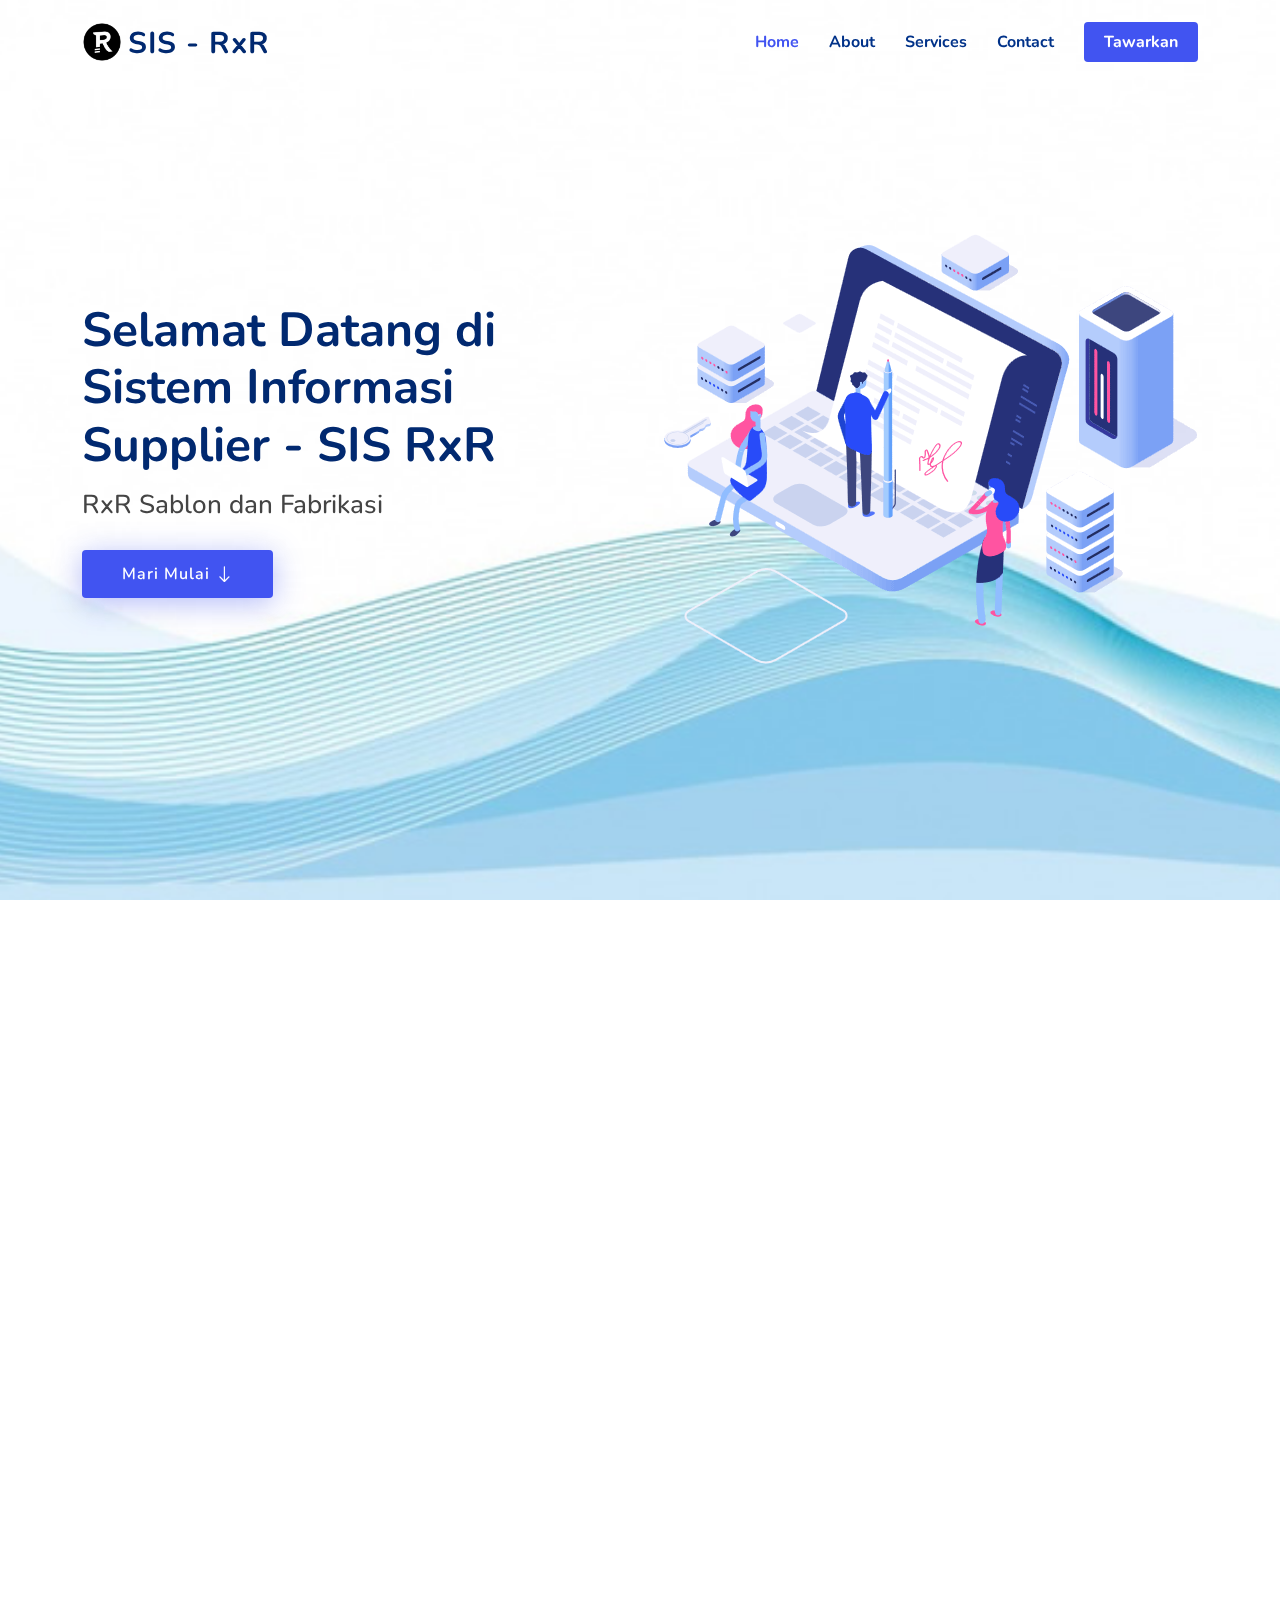
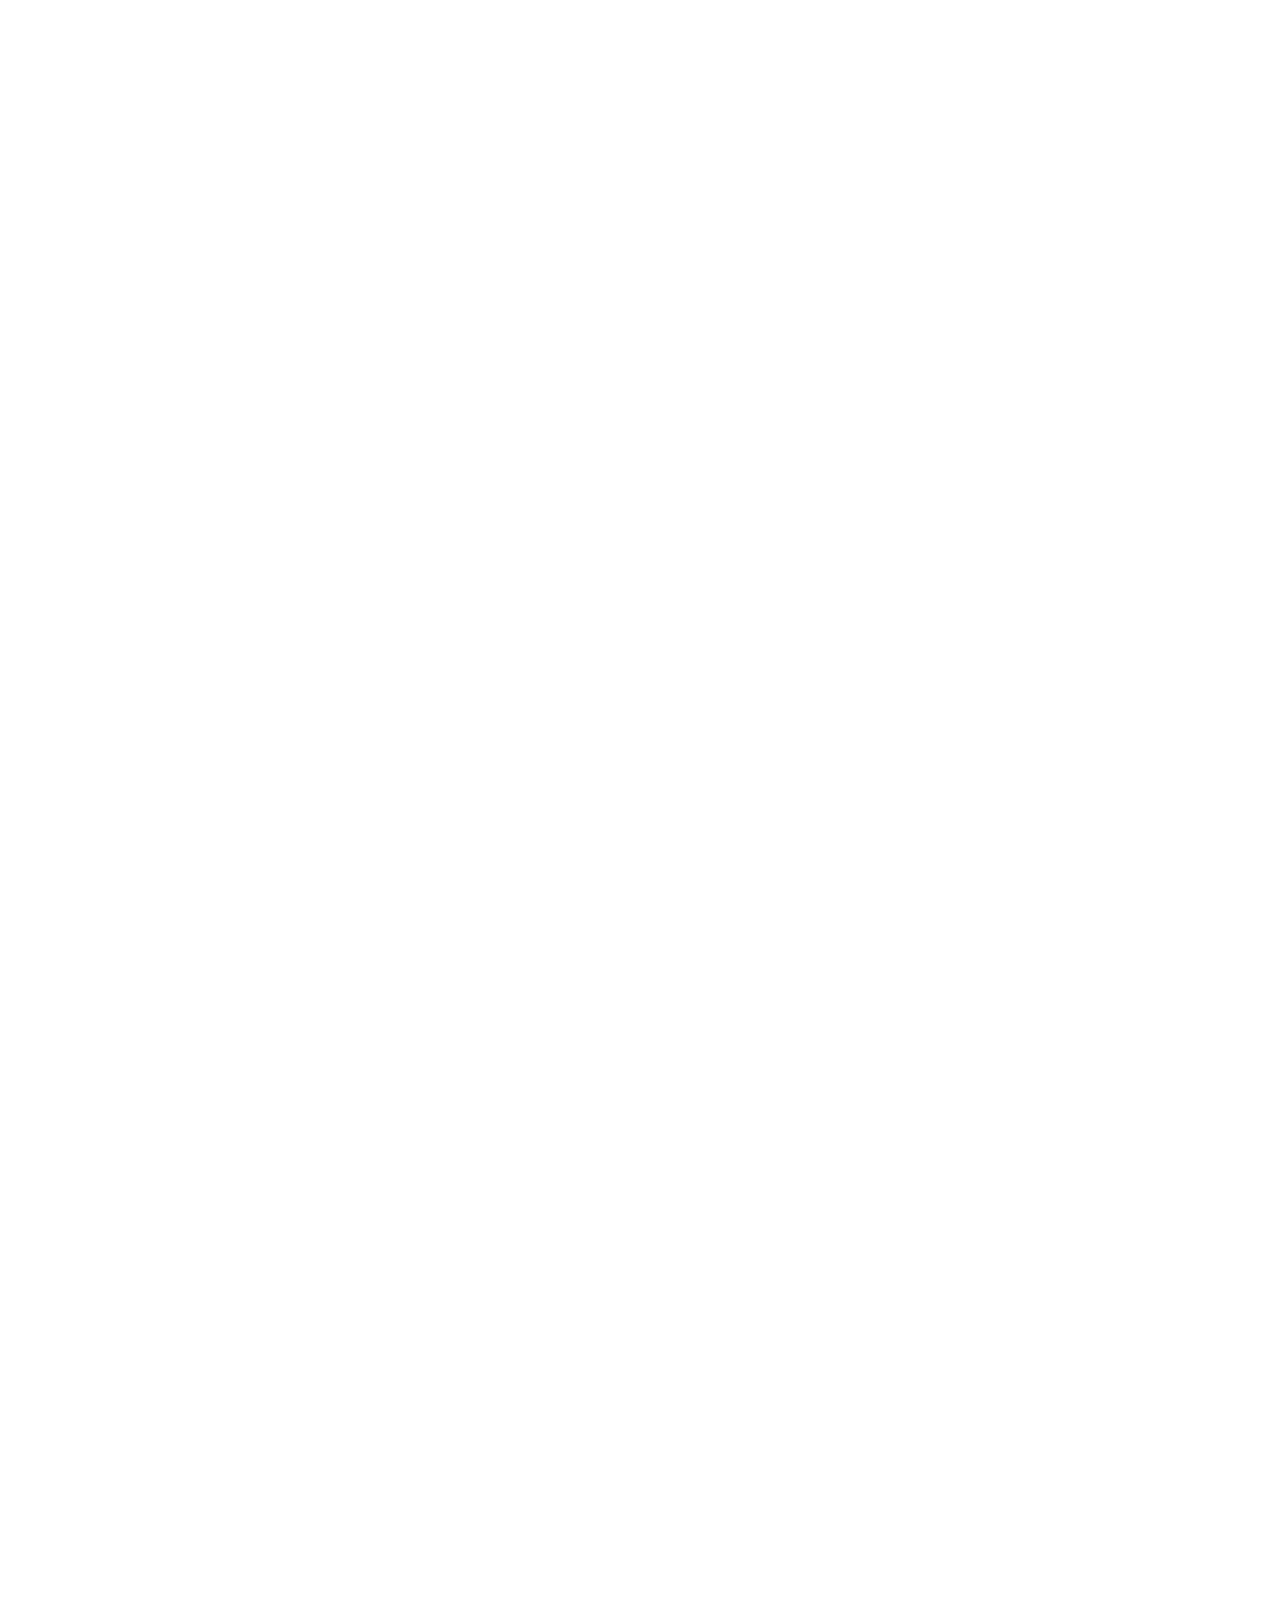
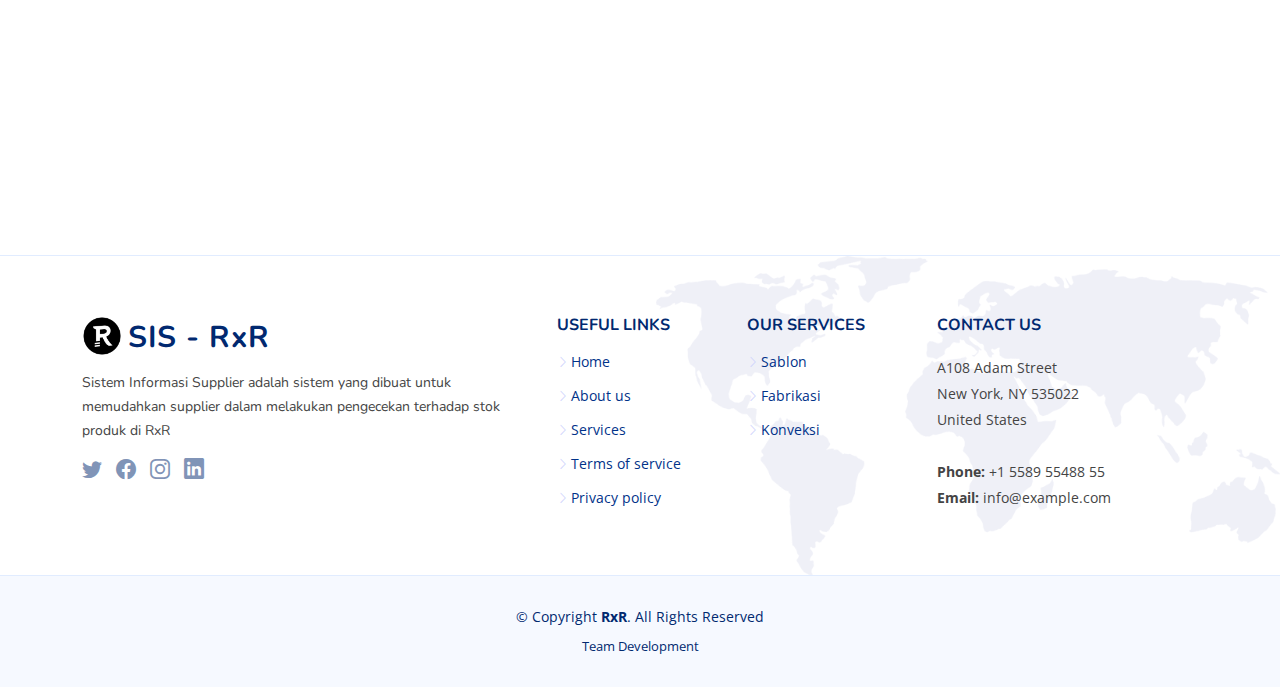
<file: index.html>
<!DOCTYPE html>
<html lang="en">

<head>
  <meta charset="utf-8">
  <meta content="width=device-width, initial-scale=1.0" name="viewport">

  <title>SIS - RxR</title>
  <meta content="" name="description">

  <meta content="" name="keywords">

  <!-- Favicons -->
  <link href="assets/img/t-logos.png" rel="icon">
  <link href="assets/img/t-logos.png" rel="apple-touch-icon">

  <!-- Google Fonts -->
  <link href="https://fonts.googleapis.com/css?family=Open+Sans:300,300i,400,400i,600,600i,700,700i|Nunito:300,300i,400,400i,600,600i,700,700i|Poppins:300,300i,400,400i,500,500i,600,600i,700,700i" rel="stylesheet">

  <!-- Vendor CSS Files -->
  <link href="assets/vendor/bootstrap/css/bootstrap.min.css" rel="stylesheet">
  <link href="assets/vendor/bootstrap-icons/bootstrap-icons.css" rel="stylesheet">
  <link href="assets/vendor/aos/aos.css" rel="stylesheet">
  <link href="assets/vendor/remixicon/remixicon.css" rel="stylesheet">
  <link href="assets/vendor/swiper/swiper-bundle.min.css" rel="stylesheet">
  <link href="assets/vendor/glightbox/css/glightbox.min.css" rel="stylesheet">

  <!-- Template Main CSS File -->
  <link href="assets/css/style.css" rel="stylesheet">

   <!-- ======= Header ======= -->
   <header id="header" class="header fixed-top">
    <div class="container-fluid container-xl d-flex align-items-center justify-content-between">

      <a href="index.html" class="logo d-flex align-items-center">
        <img src="assets/img/t-logos.png" alt="">
        <span>SIS - RxR</span>
      </a>

      <nav id="navbar" class="navbar">
        <ul>
          <li><a class="nav-link scrollto active" href="#hero">Home</a></li>
          <li><a class="nav-link scrollto" href="#about">About</a></li>
          <li><a class="nav-link scrollto" href="#services">Services</a></li>
          <!-- <li><a class="nav-link scrollto" href="#portfolio">Portfolio</a></li> -->
          <!-- <li><a class="nav-link scrollto" href="#team">Team</a></li> -->
          <!-- <li><a href="blog.html">Blog</a></li>
          <li class="dropdown"><a href="#"><span>Drop Down</span> <i class="bi bi-chevron-down"></i></a>
              <ul>
                <li><a href="#">Drop Down 1</a></li>
                <li class="dropdown"><a href="#"><span>Deep Drop Down</span> <i class="bi bi-chevron-right"></i></a>
                  <ul>
                    <li><a href="#">Deep Drop Down 1</a></li>
                    <li><a href="#">Deep Drop Down 2</a></li>
                    <li><a href="#">Deep Drop Down 3</a></li>
                    <li><a href="#">Deep Drop Down 4</a></li>
                    <li><a href="#">Deep Drop Down 5</a></li>
                  </ul>
                </li>
                <li><a href="#">Drop Down 2</a></li>
                <li><a href="#">Drop Down 3</a></li>
                <li><a href="#">Drop Down 4</a></li>
              </ul>
            </li> -->
            <li><a class="nav-link scrollto" href="#contact">Contact</a></li>
            <li><a class="getstarted scrollto" href="tawarkan.html">Tawarkan</a></li>
          </ul>
          <i class="bi bi-list mobile-nav-toggle"></i>
        </nav><!-- .navbar -->
      </div>
    </header><!-- End Header -->
</head>
<body>
<!-- ======= Hero Section ======= -->
<section id="hero" class="hero d-flex align-items-center">

    <div class="container">
      <div class="row">
        <div class="col-lg-6 d-flex flex-column justify-content-center">
          <h1 data-aos="fade-up">Selamat Datang di Sistem Informasi Supplier - SIS RxR</h1>
          <h2 data-aos="fade-up" data-aos-delay="400">RxR Sablon dan Fabrikasi</h2>
          <div data-aos="fade-up" data-aos-delay="600">
            <div class="text-center text-lg-start">
              <a href="#about" class="btn-get-started scrollto d-inline-flex align-items-center justify-content-center align-self-center">
                <span>Mari Mulai</span>
                <i class="bi bi-arrow-down"></i>
              </a>
            </div>
          </div>
        </div>
        <div class="col-lg-6 hero-img" data-aos="zoom-out" data-aos-delay="200">
          <img src="assets/img/hero-img.png" class="img-fluid" alt="">
        </div>
      </div>
    </div>

  </section><!-- End Hero -->

  <main id="main">
    <!-- ======= About Section ======= -->
    <section id="about" class="about">

      <div class="container" data-aos="fade-up">
        <div class="row gx-0">

          <div class="col-lg-6 d-flex flex-column justify-content-center" data-aos="fade-up" data-aos-delay="200">
            <div class="content">
              <h3>Siapa Kita?</h3>
              <h2>RxR</h2>
              <p>
                RxR adalah sebuah perusahaan
              </p>
              <div class="text-center text-lg-start">
                <a href="#" class="btn-read-more d-inline-flex align-items-center justify-content-center align-self-center">
                  <span>Baca Selengkapnya</span>
                  <i class="bi bi-arrow-right"></i>
                </a>
              </div>
            </div>
          </div>

          <div class="col-lg-6 d-flex align-items-center" data-aos="zoom-out" data-aos-delay="200">
            <img src="assets/img/about.jpg" class="img-fluid" alt="">
          </div>

        </div>
      </div>

    </section><!-- End About Section -->

    <!-- ======= Services Section ======= -->
    <section id="services" class="services">

        <div class="container" data-aos="fade-up">
  
          <header class="section-header">
            <h2>Apa yang ada digudang kami?</h2>
            <p>Cek Ketersediaan Produk</p>
          </header>
  
          <div class="row gy-4">
  
            <div class="col-lg-4 col-md-6" data-aos="fade-up" data-aos-delay="200">
              <div class="service-box blue">
                <i class="ri-t-shirt-line icon"></i>
                <h3>Sablon</h3>
                <p>Cari tahu informasi produk sablon yang ada digudang kami beserta jumlah stok yang tersedia dalam gudang. Informasi yang disajikan akan diperbarui setiap minggu sekali</p>
                <a href="sablon.html" class="read-more"><span>Cari Tahu</span> <i class="bi bi-arrow-right"></i></a>
              </div>
            </div>
  
            <div class="col-lg-4 col-md-6" data-aos="fade-up" data-aos-delay="300">
              <div class="service-box orange">
                <i class="ri-home-gear-line icon"></i>
                <h3>Fabrikasi</h3>
                <p>Cari tahu informasi produk fabrikasi yang ada digudang kami beserta jumlah stok yang tersedia dalam gudang. Informasi yang disajikan akan diperbarui setiap minggu sekali</p>
                <a href="fabrikasi.html" class="read-more"><span>Cari Tahu</span> <i class="bi bi-arrow-right"></i></a>
              </div>
            </div>
  
            <div class="col-lg-4 col-md-6" data-aos="fade-up" data-aos-delay="400">
              <div class="service-box green">
                <i class="ri-store-2-line icon"></i>
                <h3>Konveksi</h3>
                <p>Cari tahu informasi produk konveksi yang ada digudang kami beserta jumlah stok yang tersedia dalam gudang. Informasi yang disajikan akan diperbarui setiap minggu sekali</p>
                <a href="konveksi.html" class="read-more"><span>Cari Tahu</span> <i class="bi bi-arrow-right"></i></a>
              </div>
            </div>

            </div>

        </div>

    </section><!-- End Services Section -->

    <!-- ======= Features Section ======= -->
    <section id="features" class="features">

        <div class="container" data-aos="fade-up">
  
          <header class="section-header">
            <h2>Ingin berkolaborasi?</h2>
            <p>Tawarkan Produk Anda</p>
          </header>
          <!-- Feature Tabs -->
          <div class="row feture-tabs" data-aos="fade-up">
            <div class="col-lg-6">
              <h3>Mari Berkolaborasi dan Berkembang Bersama Kami</h3>
  
              <!-- Tabs -->
              <ul class="nav nav-pills mb-3">
                <li>
                  <a class="nav-link active" data-bs-toggle="pill" href="#tab1">Sablon</a>
                </li>
                <li>
                  <a class="nav-link" data-bs-toggle="pill" href="#tab2">Fabrikasi</a>
                </li>
                <li>
                  <a class="nav-link" data-bs-toggle="pill" href="#tab3">Konveksi</a>
                </li>
              </ul><!-- End Tabs -->
            
              <!-- Tab Content -->
              <div class="tab-content">
  
                <div class="tab-pane fade show active" id="tab1">
                  <div class="d-flex align-items-center mb-2">
                    <h4>Tawarkan produk sablon anda ke kami dengan ketentuan</h4>
                  </div>
                  <p>#ketentuan produk sablon</p>
                    <a href="tawarkan-sablon.html" class="btn-read-features d-inline-flex align-items-center justify-content-center align-self-center">
                      <span>Tawarkan Produk</span>
                      <i class="bi bi-arrow-right"></i>
                    </a>
                </div><!-- End Tab 1 Content -->
  
                <div class="tab-pane fade show" id="tab2">
                    <div class="d-flex align-items-center mb-2">
                        <h4>Tawarkan produk fabrikasi anda ke kami dengan ketentuan</h4>
                      </div>
                      <p>#ketentuan produk fabrikasi</p>
                        <a href="tawarkan-fabrikasi.html" class="btn-read-features d-inline-flex align-items-center justify-content-center align-self-center">
                          <span>Tawarkan Produk</span>
                          <i class="bi bi-arrow-right"></i>
                        </a>
                </div><!-- End Tab 2 Content -->
  
                <div class="tab-pane fade show" id="tab3">
                    <div class="d-flex align-items-center mb-2">
                        <h4>Tawarkan produk konveksi anda ke kami dengan ketentuan</h4>
                      </div>
                      <p>#ketentuan produk konveksi</p>
                        <a href="tawarkan-konveksi.html" class="btn-read-features d-inline-flex align-items-center justify-content-center align-self-center">
                          <span>Tawarkan Produk</span>
                          <i class="bi bi-arrow-right"></i>
                        </a>
                </div><!-- End Tab 3 Content -->
  
              </div>
  
            </div>
  
            <div class="col-lg-6">
              <img src="assets/img/features-2.png" class="img-fluid" alt="">
            </div>
  
          </div><!-- End Feature Tabs -->
  
        </div>
  
      </section><!-- End Features Section -->

      <!-- ======= Contact Section ======= -->
    <section id="contact" class="contact">

        <div class="container" data-aos="fade-up">
  
          <header class="section-header">
            <h2>Mengalami Kendala?</h2>
            <p>Mari Berbincang</p>
          </header>
            
          <div class="row gy-4">
          <div class="col-lg-5 picture" data-aos="fade-right" data-aos-delay="100">
            <img src="assets/img/features-3.png" class="img-fluid p-4" alt="">
          </div>

            <div class="col-lg-6" style="margin: 50px 0 0px 85px;">
                
              <div class="row gy-4">
                <div class="col-md-6">
                  <div class="info-box">
                    <i class="bi bi-geo-alt"></i>
                    <h3>Address</h3>
                    <p>A108 Adam Street,<br>New York, NY 535022</p>
                  </div>
                </div>
                <div class="col-md-6">
                  <div class="info-box">
                    <i class="bi bi-telephone"></i>
                    <h3>Call Us</h3>
                    <p>+1 5589 55488 55<br>+1 6678 254445 41</p>
                  </div>
                </div>
                <div class="col-md-6">
                  <div class="info-box">
                    <i class="bi bi-envelope"></i>
                    <h3>Email Us</h3>
                    <p>info@example.com<br>contact@example.com</p>
                  </div>
                </div>
                <div class="col-md-6">
                  <div class="info-box">
                    <i class="bi bi-clock"></i>
                    <h3>Open Hours</h3>
                    <p>Monday - Friday<br>9:00AM - 05:00PM</p>
                  </div>
                </div>
              </div>
  
            </div>
          </div>
        </div>
      </section><!-- End Contact Section -->
  
    </main><!-- End #main -->
  






  <!-- ======= Footer ======= -->
<footer id="footer" class="footer">

    <!-- <div class="footer-newsletter">
      <div class="container">
        <div class="row justify-content-center">
          <div class="col-lg-12 text-center">
            <h4>Our Newsletter</h4>
            <p>Tamen quem nulla quae legam multos aute sint culpa legam noster magna</p>
          </div>
          <div class="col-lg-6">
            <form action="" method="post">
              <input type="email" name="email"><input type="submit" value="Subscribe">
            </form>
          </div>
        </div>
      </div>
    </div> -->

    <div class="footer-top">
      <div class="container">
        <div class="row gy-4">
          <div class="col-lg-5 col-md-12 footer-info">
            <a href="index.html" class="logo d-flex align-items-center">
              <img src="assets/img/t-logos.png" alt="">
              <span>SIS - RxR</span>
            </a>
            <p>Sistem Informasi Supplier adalah sistem yang dibuat untuk memudahkan supplier dalam melakukan pengecekan terhadap stok produk di RxR</p>
            <div class="social-links mt-3">
              <a href="#" class="twitter"><i class="bi bi-twitter"></i></a>
              <a href="#" class="facebook"><i class="bi bi-facebook"></i></a>
              <a href="#" class="instagram"><i class="bi bi-instagram bx bxl-instagram"></i></a>
              <a href="#" class="linkedin"><i class="bi bi-linkedin bx bxl-linkedin"></i></a>
            </div>
          </div>

          <div class="col-lg-2 col-6 footer-links">
            <h4>Useful Links</h4>
            <ul>
              <li><i class="bi bi-chevron-right"></i> <a href="#">Home</a></li>
              <li><i class="bi bi-chevron-right"></i> <a href="#">About us</a></li>
              <li><i class="bi bi-chevron-right"></i> <a href="#">Services</a></li>
              <li><i class="bi bi-chevron-right"></i> <a href="#">Terms of service</a></li>
              <li><i class="bi bi-chevron-right"></i> <a href="#">Privacy policy</a></li>
            </ul>
          </div>

          <div class="col-lg-2 col-6 footer-links">
            <h4>Our Services</h4>
            <ul>
              <li><i class="bi bi-chevron-right"></i> <a href="#">Sablon</a></li>
              <li><i class="bi bi-chevron-right"></i> <a href="#">Fabrikasi</a></li>
              <li><i class="bi bi-chevron-right"></i> <a href="#">Konveksi</a></li>
              <!-- <li><i class="bi bi-chevron-right"></i> <a href="#">Marketing</a></li>
              <li><i class="bi bi-chevron-right"></i> <a href="#">Graphic Design</a></li> -->
            </ul>
          </div>

          <div class="col-lg-3 col-md-12 footer-contact text-center text-md-start">
            <h4>Contact Us</h4>
            <p>
              A108 Adam Street <br>
              New York, NY 535022<br>
              United States <br><br>
              <strong>Phone:</strong> +1 5589 55488 55<br>
              <strong>Email:</strong> info@example.com<br>
            </p>

          </div>

        </div>
      </div>
    </div>

    <div class="container">
      <div class="copyright">
        &copy; Copyright <strong><span>RxR</span></strong>. All Rights Reserved
      </div>
      <div class="credits">
        Team Development</a>
      </div>
    </div>
  </footer><!-- End Footer -->

  <a href="#" class="back-to-top d-flex align-items-center justify-content-center"><i class="bi bi-arrow-up-short"></i></a>

  <!-- Vendor JS Files -->
  <script src="assets/vendor/bootstrap/js/bootstrap.bundle.js"></script>
  <script src="assets/vendor/aos/aos.js"></script>
  <script src="assets/vendor/php-email-form/validate.js"></script>
  <script src="assets/vendor/swiper/swiper-bundle.min.js"></script>
  <script src="assets/vendor/purecounter/purecounter.js"></script>
  <script src="assets/vendor/isotope-layout/isotope.pkgd.min.js"></script>
  <script src="assets/vendor/glightbox/js/glightbox.min.js"></script>

  <!-- Template Main JS File -->
  <script src="assets/js/main.js"></script>
</body>
</html>
</file>
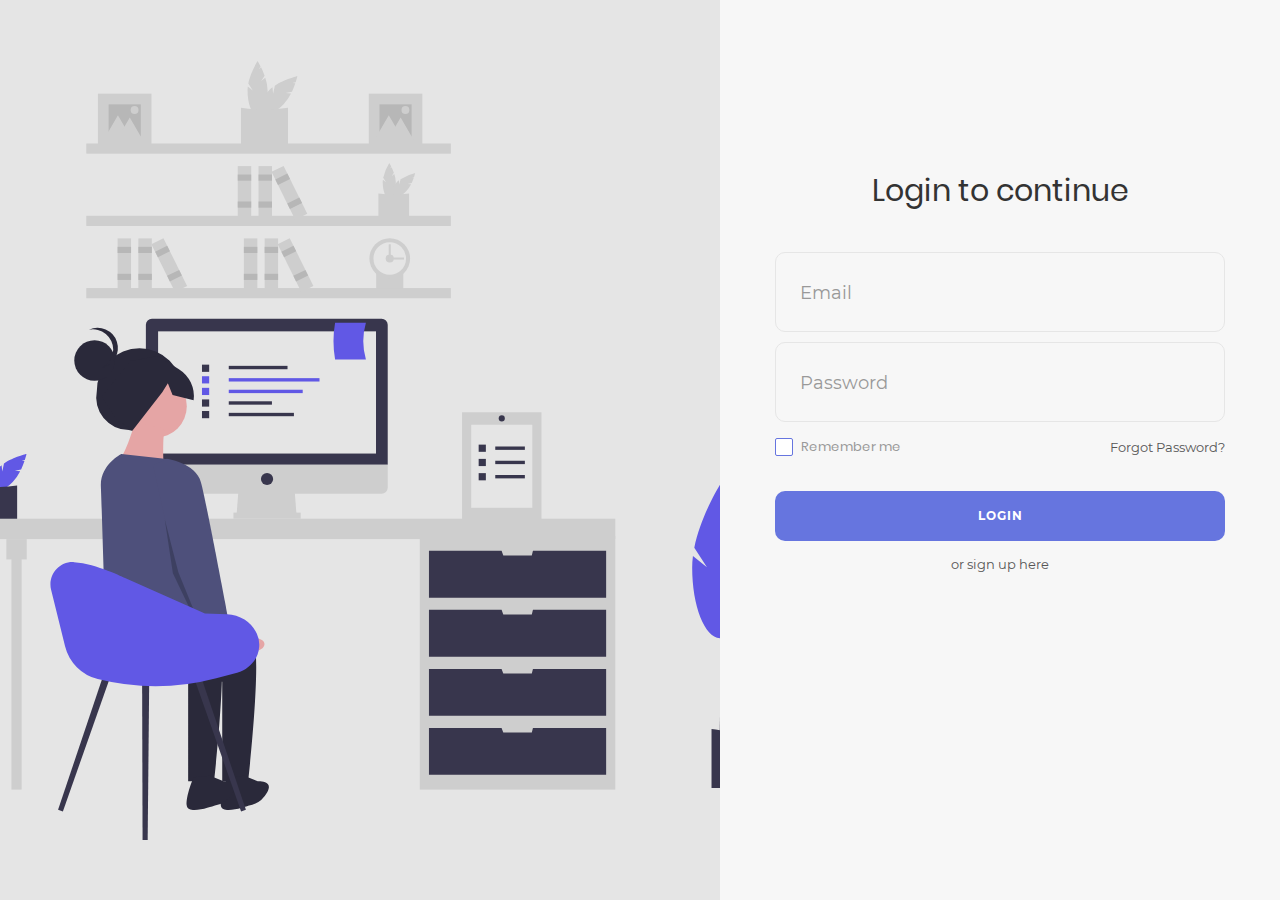
<file: Login_Form/index.html>
<!DOCTYPE html>
<html lang="en">
<head>
	<title>Login V18</title>
	<meta charset="UTF-8">
	<meta name="viewport" content="width=device-width, initial-scale=1">
<!--===============================================================================================-->	
	<link rel="icon" type="image/png" href="images/icons/favicon.png"/>
<!--===============================================================================================-->
	<link rel="stylesheet" type="text/css" href="vendor/bootstrap/css/bootstrap.min.css">
<!--===============================================================================================-->
	<link rel="stylesheet" type="text/css" href="fonts/font-awesome-4.7.0/css/font-awesome.min.css">
<!--===============================================================================================-->
	<link rel="stylesheet" type="text/css" href="fonts/Linearicons-Free-v1.0.0/icon-font.min.css">
<!--===============================================================================================-->
	<link rel="stylesheet" type="text/css" href="vendor/animate/animate.css">
<!--===============================================================================================-->	
	<link rel="stylesheet" type="text/css" href="vendor/css-hamburgers/hamburgers.min.css">
<!--===============================================================================================-->
	<link rel="stylesheet" type="text/css" href="vendor/animsition/css/animsition.min.css">
<!--===============================================================================================-->
	<link rel="stylesheet" type="text/css" href="vendor/select2/select2.min.css">
<!--===============================================================================================-->	
	<link rel="stylesheet" type="text/css" href="vendor/daterangepicker/daterangepicker.css">
<!--===============================================================================================-->
	<link rel="stylesheet" type="text/css" href="css/util.css">
	<link rel="stylesheet" type="text/css" href="css/main.css">
<!--===============================================================================================-->
</head>
<body style="background-color: #666666;">
	
	<div class="limiter">
		<div class="container-login100">
			<div class="wrap-login100">
				<form class="login100-form validate-form">
					<span class="login100-form-title p-b-43">
						Login to continue
					</span>
					
					<div class="wrap-input100 validate-input" data-validate = "Valid email is required: ex@abc.xyz">
						<input class="input100" type="text" name="email">
						<span class="focus-input100"></span>
						<span class="label-input100">Email</span>
					</div>
					
					
					<div class="wrap-input100 validate-input" data-validate="Password is required">
						<input class="input100" type="password" name="pass">
						<span class="focus-input100"></span>
						<span class="label-input100">Password</span>
					</div>

					<div class="flex-sb-m w-full p-t-3 p-b-32">
						<div class="contact100-form-checkbox">
							<input class="input-checkbox100" id="ckb1" type="checkbox" name="remember-me">
							<label class="label-checkbox100" for="ckb1">
								Remember me
							</label>
						</div>

						<div>
							<a href="#" class="txt1">
								Forgot Password?
							</a>
						</div>
					</div>
			

					<div class="container-login100-form-btn">
						<button class="login100-form-btn">
							Login
						</button>
					</div>
					
					<div class="text-center" style="margin-top: 10px;">
						<h5>
						<a href="#" class="txt1">
							or sign up here
						</a	></h5>
					</div>

					<!-- <div class="login100-form-social flex-c-m">
						<a href="#" class="login100-form-social-item flex-c-m bg1 m-r-5">
							<i class="fa fa-facebook-f" aria-hidden="true"></i>
						</a>

						<a href="#" class="login100-form-social-item flex-c-m bg2 m-r-5">
							<i class="fa fa-twitter" aria-hidden="true"></i>
						</a>
					</div> -->
				</form>

				<div class="login100-more" style="background-image: url('images/bg-01.svg');">
				</div>
			</div>
		</div>
	</div>
	
	

	
	
<!--===============================================================================================-->
	<script src="vendor/jquery/jquery-3.2.1.min.js"></script>
<!--===============================================================================================-->
	<script src="vendor/animsition/js/animsition.min.js"></script>
<!--===============================================================================================-->
	<script src="vendor/bootstrap/js/popper.js"></script>
	<script src="vendor/bootstrap/js/bootstrap.min.js"></script>
<!--===============================================================================================-->
	<script src="vendor/select2/select2.min.js"></script>
<!--===============================================================================================-->
	<script src="vendor/daterangepicker/moment.min.js"></script>
	<script src="vendor/daterangepicker/daterangepicker.js"></script>
<!--===============================================================================================-->
	<script src="vendor/countdowntime/countdowntime.js"></script>
<!--===============================================================================================-->
	<script src="js/main.js"></script>

</body>
</html>
</file>
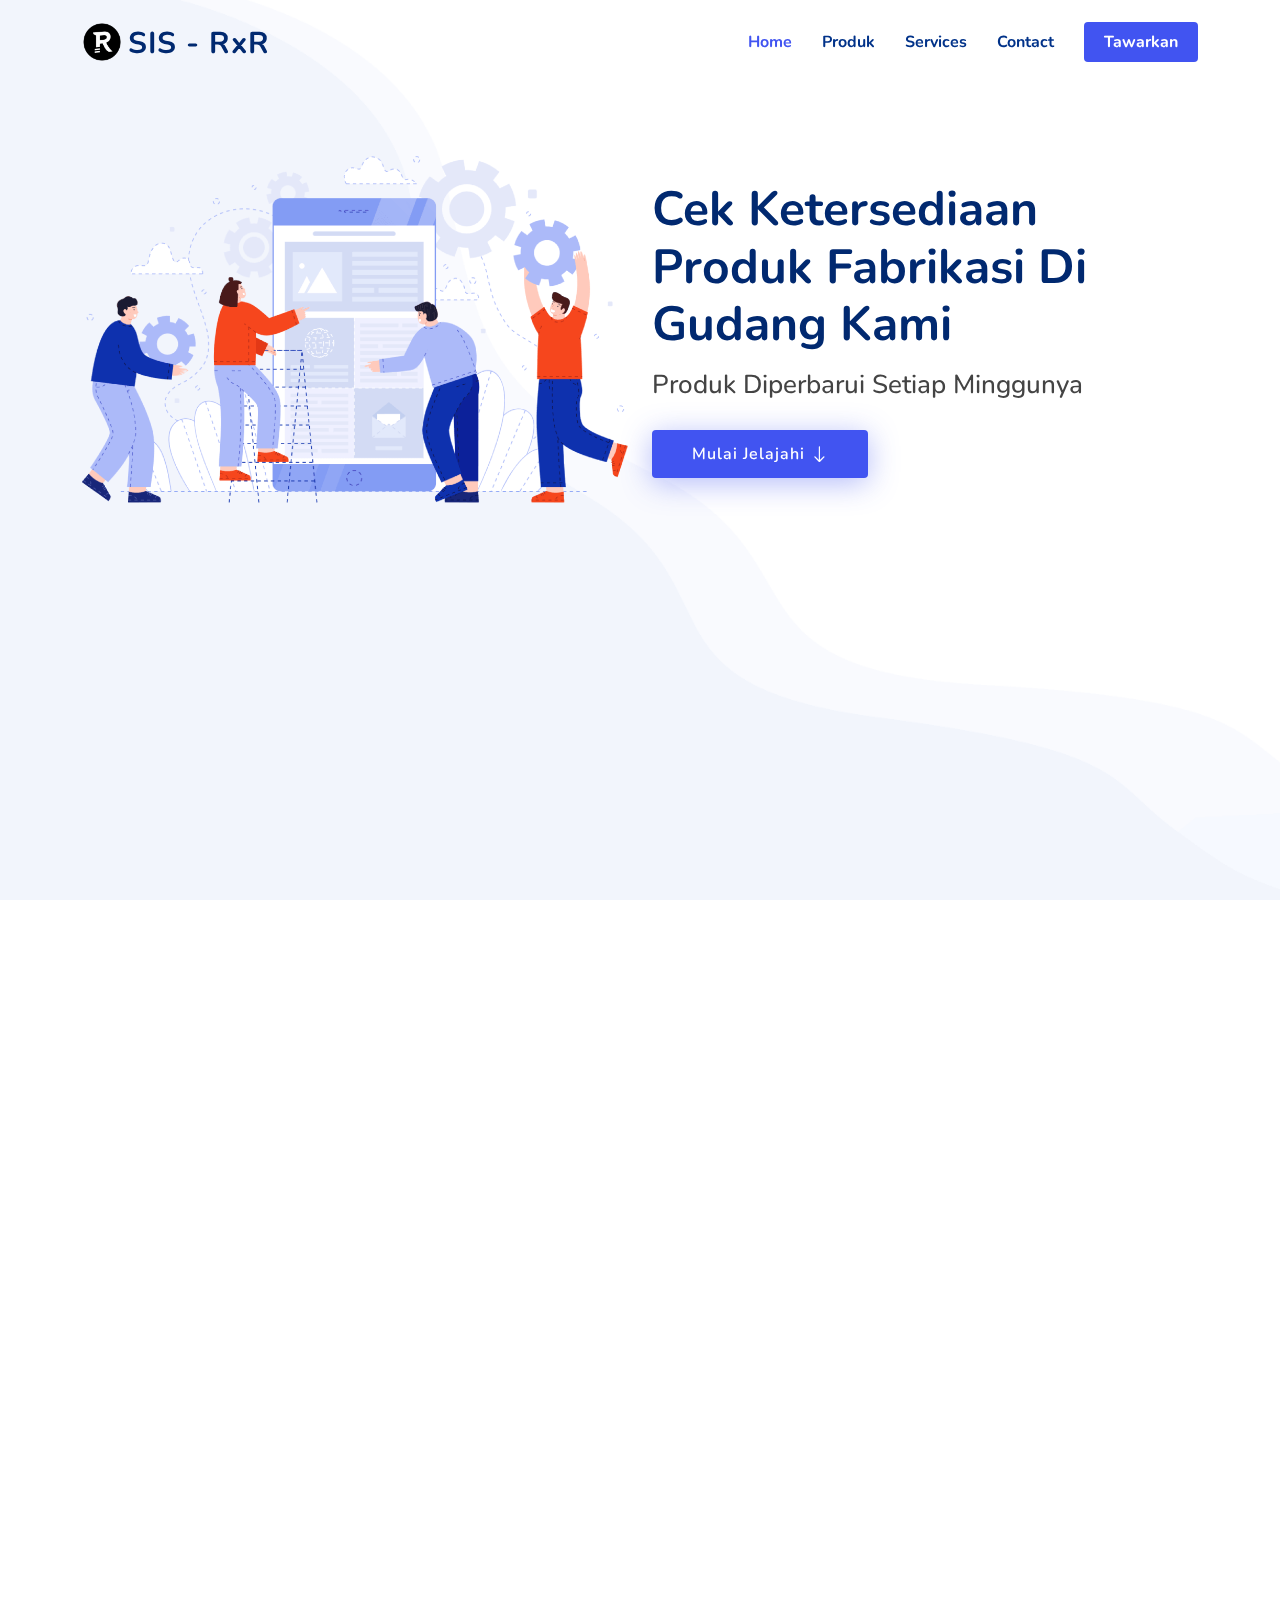
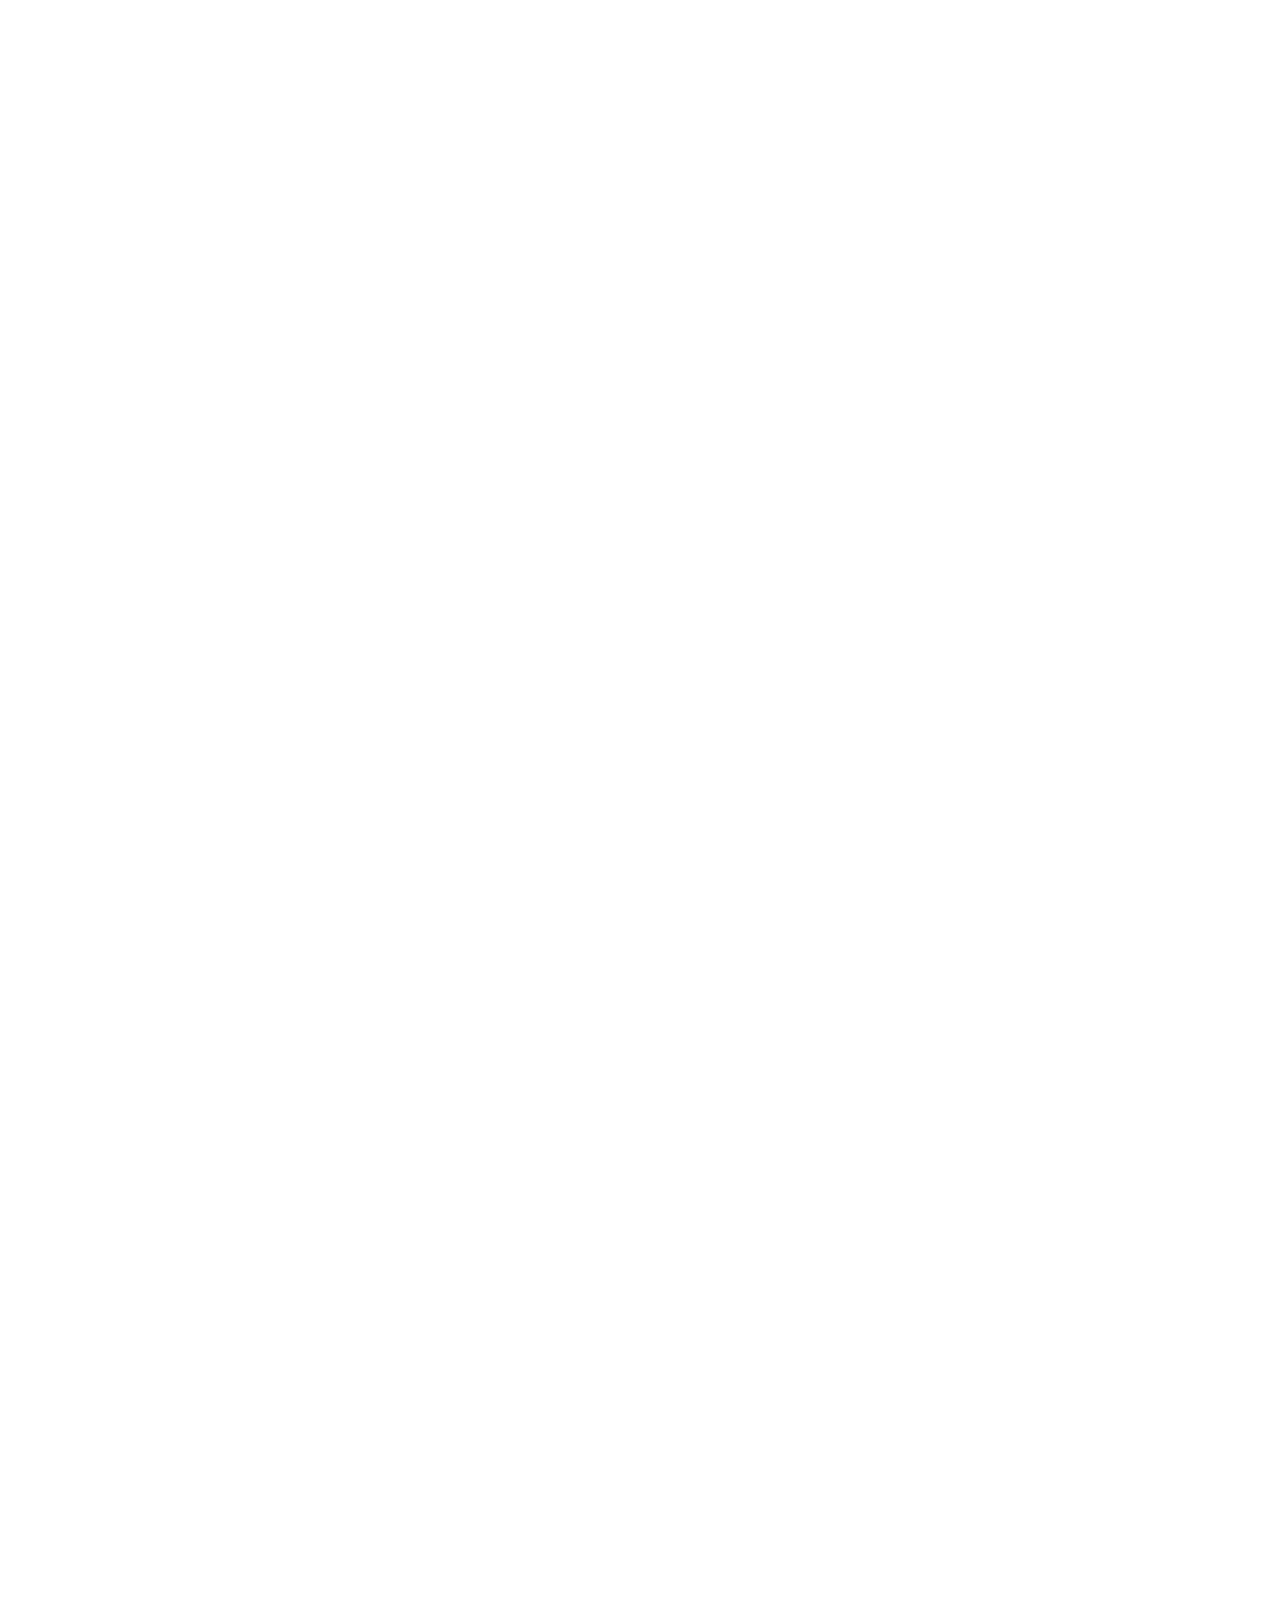
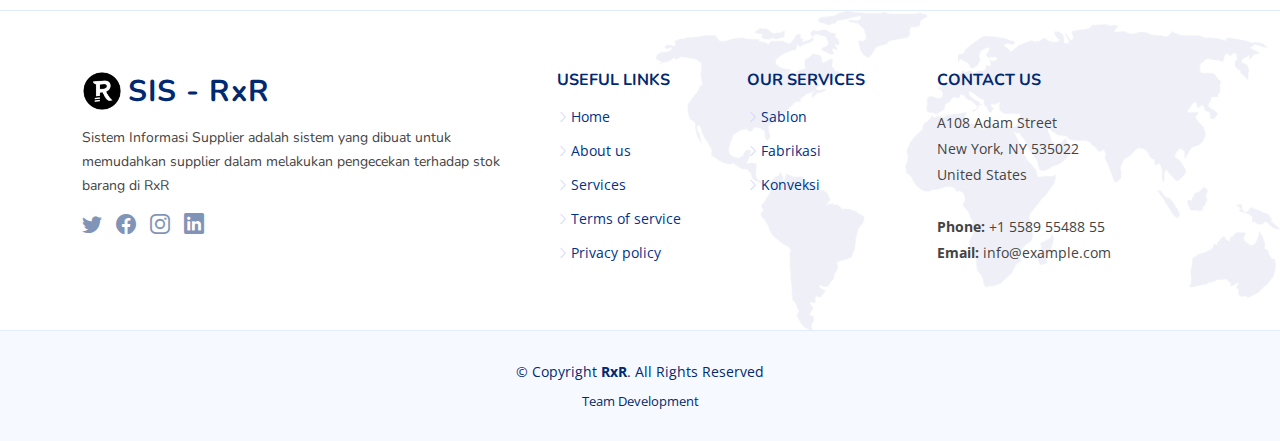
<file: fabrikasi.html>
<!DOCTYPE html>
<html lang="en">

<head>
  <meta charset="utf-8">
  <meta content="width=device-width, initial-scale=1.0" name="viewport">

  <title>SIS - RxR</title>
  <meta content="" name="description">

  <meta content="" name="keywords">

  <!-- Favicons -->
  <link href="assets/img/t-logos.png" rel="icon">
  <link href="assets/img/t-logos.png" rel="apple-touch-icon">

  <!-- Google Fonts -->
  <link href="https://fonts.googleapis.com/css?family=Open+Sans:300,300i,400,400i,600,600i,700,700i|Nunito:300,300i,400,400i,600,600i,700,700i|Poppins:300,300i,400,400i,500,500i,600,600i,700,700i" rel="stylesheet">

  <!-- Vendor CSS Files -->
  <link href="assets/vendor/bootstrap/css/bootstrap.min.css" rel="stylesheet">
  <link href="assets/vendor/bootstrap-icons/bootstrap-icons.css" rel="stylesheet">
  <link href="assets/vendor/aos/aos.css" rel="stylesheet">
  <link href="assets/vendor/remixicon/remixicon.css" rel="stylesheet">
  <link href="assets/vendor/swiper/swiper-bundle.min.css" rel="stylesheet">
  <link href="assets/vendor/glightbox/css/glightbox.min.css" rel="stylesheet">

  <!-- Template Main CSS File -->
  <link href="assets/css/style.css" rel="stylesheet">

     <!-- ======= Header ======= -->
     <header id="header" class="header fixed-top">
        <div class="container-fluid container-xl d-flex align-items-center justify-content-between">
    
          <a href="index.html" class="logo d-flex align-items-center">
            <img src="assets/img/t-logos.png" alt="">
            <span>SIS - RxR</span>
          </a>
    
          <nav id="navbar" class="navbar">
            <ul>
              <li><a class="nav-link scrollto active" href="#hero">Home</a></li>
              <li><a class="nav-link scrollto" href="#values">Produk</a></li>
              <li><a class="nav-link scrollto active" href="#services">Services</a></li>
              <!-- <li><a class="nav-link scrollto" href="#portfolio">Portfolio</a></li> -->
              <!-- <li><a class="nav-link scrollto" href="#team">Team</a></li> -->
              <!-- <li><a href="blog.html">Blog</a></li>
              <li class="dropdown"><a href="#"><span>Drop Down</span> <i class="bi bi-chevron-down"></i></a>
                  <ul>
                    <li><a href="#">Drop Down 1</a></li>
                    <li class="dropdown"><a href="#"><span>Deep Drop Down</span> <i class="bi bi-chevron-right"></i></a>
                      <ul>
                        <li><a href="#">Deep Drop Down 1</a></li>
                        <li><a href="#">Deep Drop Down 2</a></li>
                        <li><a href="#">Deep Drop Down 3</a></li>
                        <li><a href="#">Deep Drop Down 4</a></li>
                        <li><a href="#">Deep Drop Down 5</a></li>
                      </ul>
                    </li>
                    <li><a href="#">Drop Down 2</a></li>
                    <li><a href="#">Drop Down 3</a></li>
                    <li><a href="#">Drop Down 4</a></li>
                  </ul>
                </li> -->
                <li><a class="nav-link scrollto" href="#contact">Contact</a></li>
                <li><a class="getstarted scrollto" href="tawarkan.html">Tawarkan</a></li>
              </ul>
              <i class="bi bi-list mobile-nav-toggle"></i>
            </nav><!-- .navbar -->
          </div>
        </header><!-- End Header -->
    </head>
    <body>

        <section id="hero" class="hero heros">

            <br><br> <br><br>
            <div class="container">
                <div class="row">
                    <div class="col-lg-6 hero-img" data-aos="zoom-out" data-aos-delay="200">
                        <img src="assets/img/features.png" class="img-fluid" alt="">
                      </div>
                  <div class="col-lg-6 d-flex flex-column justify-content-center">
                    <h1 data-aos="fade-up">Cek Ketersediaan Produk Fabrikasi Di Gudang Kami</h1>
                    <h2 data-aos="fade-up" data-aos-delay="400">Produk Diperbarui Setiap Minggunya</h2>
                    <div data-aos="fade-up" data-aos-delay="600">
                      <div class="text-center text-lg-start">
                        <a href="#values" class="btn-get-started scrollto d-inline-flex align-items-center justify-content-center align-self-center">
                          <span>Mulai Jelajahi</span>
                          <i class="bi bi-arrow-down"></i>
                        </a>
                      </div>
                    </div>
                  </div>
                  
                </div>
              </div>
              
        </section>

        <main id="main">
             <!-- ======= Values Section ======= -->
            <section id="values" class="values">

              <div class="container" data-aos="fade-up">
    
              <header class="section-header">
                  <p>Produk Fabrikasi RxR</p>
              </header>
              
  
          <div class="testimonials-slider swiper-container" data-aos-delay="100">
            <div class="swiper-wrapper">
              <div class="swiper-slide">
                <div class="testimonial-item">
                  <div class="row">
          
                    <div class="col-lg-4">
                      <div class="box" data-aos="fade-up" data-aos-delay="200">
                        <img src="assets/img/sablon.jpg" class="img-fluid" alt="">
                        <h3>Produk A</h3>
                        <p>Eum ad dolor et. Autem aut fugiat debitis voluptatem consequuntur sit. Et veritatis id.</p>
                      </div>
                    </div>
          
                    <div class="col-lg-4 mt-4 mt-lg-0">
                      <div class="box" data-aos="fade-up" data-aos-delay="400">
                        <img src="assets/img/sablon.jpg" class="img-fluid" alt="">
                        <h3>Produk B</h3>
                        <p>Repudiandae amet nihil natus in distinctio suscipit id. Doloremque ducimus ea sit non.</p>
                      </div>
                    </div>
          
                    <div class="col-lg-4 mt-4 mt-lg-0">
                      <div class="box" data-aos="fade-up" data-aos-delay="600">
                        <img src="assets/img/sablon.jpg" class="img-fluid" alt="">
                        <h3>Produk C</h3>
                        <p>Quam rem vitae est autem molestias explicabo debitis sint. Vero aliquid quidem commodi.</p>
                      </div>
                    </div>
  
                      <div class="col-lg-4">
                        <div class="box" data-aos="fade-up" data-aos-delay="200">
                          <img src="assets/img/sablon.jpg" class="img-fluid" alt="">
                          <h3>Produk D</h3>
                          <p>Eum ad dolor et. Autem aut fugiat debitis voluptatem consequuntur sit. Et veritatis id.</p>
                        </div>
                      </div>
            
                      <div class="col-lg-4 mt-4 mt-lg-0">
                        <div class="box" data-aos="fade-up" data-aos-delay="400">
                          <img src="assets/img/sablon.jpg" class="img-fluid" alt="">
                          <h3>Produk E</h3>
                          <p>Repudiandae amet nihil natus in distinctio suscipit id. Doloremque ducimus ea sit non.</p>
                        </div>
                      </div>
            
                      <div class="col-lg-4 mt-4 mt-lg-0">
                        <div class="box" data-aos="fade-up" data-aos-delay="600">
                          <img src="assets/img/sablon.jpg" class="img-fluid" alt="">
                          <h3>Produk F</h3>
                          <p>Quam rem vitae est autem molestias explicabo debitis sint. Vero aliquid quidem commodi.</p>
                        </div>
                      </div>
          
                  </div> <!-- Row -->
                </div> <!-- Testi Item -->
              </div>
  
              <div class="swiper-slide">
                <div class="testimonial-item">
              
                  <div class="row">
          
                    <div class="col-lg-4">
                      <div class="box" data-aos="fade-up" data-aos-delay="200">
                        <img src="assets/img/sablon.jpg" class="img-fluid" alt="">
                        <h3>Produk G</h3>
                        <p>Eum ad dolor et. Autem aut fugiat debitis voluptatem consequuntur sit. Et veritatis id.</p>
                      </div>
                    </div>
          
                    <div class="col-lg-4 mt-4 mt-lg-0">
                      <div class="box" data-aos="fade-up" data-aos-delay="400">
                        <img src="assets/img/sablon.jpg" class="img-fluid" alt="">
                        <h3>Produk H</h3>
                        <p>Repudiandae amet nihil natus in distinctio suscipit id. Doloremque ducimus ea sit non.</p>
                      </div>
                    </div>
          
                    <div class="col-lg-4 mt-4 mt-lg-0">
                      <div class="box" data-aos="fade-up" data-aos-delay="600">
                        <img src="assets/img/sablon.jpg" class="img-fluid" alt="">
                        <h3>Produk I</h3>
                        <p>Quam rem vitae est autem molestias explicabo debitis sint. Vero aliquid quidem commodi.</p>
                      </div>
                    </div>
  
                      <div class="col-lg-4">
                        <div class="box" data-aos="fade-up" data-aos-delay="200">
                          <img src="assets/img/sablon.jpg" class="img-fluid" alt="">
                          <h3>Produk J</h3>
                          <p>Eum ad dolor et. Autem aut fugiat debitis voluptatem consequuntur sit. Et veritatis id.</p>
                        </div>
                      </div>
            
                      <div class="col-lg-4 mt-4 mt-lg-0">
                        <div class="box" data-aos="fade-up" data-aos-delay="400">
                          <img src="assets/img/sablon.jpg" class="img-fluid" alt="">
                          <h3>Produk K</h3>
                          <p>Repudiandae amet nihil natus in distinctio suscipit id. Doloremque ducimus ea sit non.</p>
                        </div>
                      </div>
            
                      <div class="col-lg-4 mt-4 mt-lg-0">
                        <div class="box" data-aos="fade-up" data-aos-delay="600">
                          <img src="assets/img/sablon.jpg" class="img-fluid" alt="">
                          <h3>Produk L</h3>
                          <p>Quam rem vitae est autem molestias explicabo debitis sint. Vero aliquid quidem commodi.</p>
                        </div>
                      </div>
          
                  </div> <!-- Row -->
                </div> <!-- Testi Item -->
              </div>
          </div>
          <div class="swiper-pagination"></div>
          </div>
  
        </div>
        
        </section><!-- End Values Section -->

      <section id="services" class="services">

        <div class="container" data-aos="fade-up">
  
          <header class="section-header">
            <h2>Apa yang ada digudang kami?</h2>
            <p>Cek Ketersediaan Produk</p>
          </header>
  
          <div class="row gy-4  justify-content-center">
  
            <div class="col-lg-4 col-md-6" data-aos="fade-up" data-aos-delay="200">
              <div class="service-box blue">
                <i class="ri-t-shirt-line icon"></i>
                <h3>Sablon</h3>
                <p>Provident nihil minus qui consequatur non omnis maiores. Eos accusantium minus dolores iure perferendis tempore et consequatur.</p>
                <a href="sablon.html" class="read-more"><span>Read More</span> <i class="bi bi-arrow-right"></i></a>
              </div>
            </div>
  
            <!-- <div class="col-lg-4 col-md-6" data-aos="fade-up" data-aos-delay="300">
              <div class="service-box orange">
                <i class="ri-home-gear-line icon"></i>
                <h3>Fabrikasi</h3>
                <p>Ut autem aut autem non a. Sint sint sit facilis nam iusto sint. Libero corrupti neque eum hic non ut nesciunt dolorem.</p>
                <a href="#" class="read-more"><span>Read More</span> <i class="bi bi-arrow-right"></i></a>
              </div>
            </div> -->
  
            <div class="col-lg-4 col-md-6" data-aos="fade-up" data-aos-delay="400">
              <div class="service-box green">
                <i class="ri-store-2-line icon"></i>
                <h3>Konveksi</h3>
                <p>Ut excepturi voluptatem nisi sed. Quidem fuga consequatur. Minus ea aut. Vel qui id voluptas adipisci eos earum corrupti.</p>
                <a href="konveksi.html" class="read-more"><span>Read More</span> <i class="bi bi-arrow-right"></i></a>
              </div>
            </div>

            </div>

        </div>

    </section>

     <!-- ======= Contact Section ======= -->
     <section id="contact" class="contact">

        <div class="container" data-aos="fade-up">
  
          <header class="section-header">
            <h2>Mengalami Kendala?</h2>
            <p>Mari Berbincang</p>
          </header>
            
          <div class="row gy-4">
          <div class="col-lg-5 picture" data-aos="fade-right" data-aos-delay="100">
            <img src="assets/img/features-3.png" class="img-fluid p-4" alt="">
          </div>

            <div class="col-lg-6" style="margin: 50px 0 0px 85px;">
                
              <div class="row gy-4">
                <div class="col-md-6">
                  <div class="info-box">
                    <i class="bi bi-geo-alt"></i>
                    <h3>Address</h3>
                    <p>A108 Adam Street,<br>New York, NY 535022</p>
                  </div>
                </div>
                <div class="col-md-6">
                  <div class="info-box">
                    <i class="bi bi-telephone"></i>
                    <h3>Call Us</h3>
                    <p>+1 5589 55488 55<br>+1 6678 254445 41</p>
                  </div>
                </div>
                <div class="col-md-6">
                  <div class="info-box">
                    <i class="bi bi-envelope"></i>
                    <h3>Email Us</h3>
                    <p>info@example.com<br>contact@example.com</p>
                  </div>
                </div>
                <div class="col-md-6">
                  <div class="info-box">
                    <i class="bi bi-clock"></i>
                    <h3>Open Hours</h3>
                    <p>Monday - Friday<br>9:00AM - 05:00PM</p>
                  </div>
                </div>
              </div>
  
            </div>
          </div>
        </div>
      </section><!-- End Contact Section -->


        </main>




     <!-- ======= Footer ======= -->
 <footer id="footer" class="footer">

    <!-- <div class="footer-newsletter">
      <div class="container">
        <div class="row justify-content-center">
          <div class="col-lg-12 text-center">
            <h4>Our Newsletter</h4>
            <p>Tamen quem nulla quae legam multos aute sint culpa legam noster magna</p>
          </div>
          <div class="col-lg-6">
            <form action="" method="post">
              <input type="email" name="email"><input type="submit" value="Subscribe">
            </form>
          </div>
        </div>
      </div>
    </div> -->
  
    <div class="footer-top">
      <div class="container">
        <div class="row gy-4">
          <div class="col-lg-5 col-md-12 footer-info">
            <a href="index.html" class="logo d-flex align-items-center">
              <img src="assets/img/t-logos.png" alt="">
              <span>SIS - RxR</span>
            </a>
            <p>Sistem Informasi Supplier adalah sistem yang dibuat untuk memudahkan supplier dalam melakukan pengecekan terhadap stok barang di RxR</p>
            <div class="social-links mt-3">
              <a href="#" class="twitter"><i class="bi bi-twitter"></i></a>
              <a href="#" class="facebook"><i class="bi bi-facebook"></i></a>
              <a href="#" class="instagram"><i class="bi bi-instagram bx bxl-instagram"></i></a>
              <a href="#" class="linkedin"><i class="bi bi-linkedin bx bxl-linkedin"></i></a>
            </div>
          </div>
  
          <div class="col-lg-2 col-6 footer-links">
            <h4>Useful Links</h4>
            <ul>
              <li><i class="bi bi-chevron-right"></i> <a href="#">Home</a></li>
              <li><i class="bi bi-chevron-right"></i> <a href="#">About us</a></li>
              <li><i class="bi bi-chevron-right"></i> <a href="#">Services</a></li>
              <li><i class="bi bi-chevron-right"></i> <a href="#">Terms of service</a></li>
              <li><i class="bi bi-chevron-right"></i> <a href="#">Privacy policy</a></li>
            </ul>
          </div>
  
          <div class="col-lg-2 col-6 footer-links">
            <h4>Our Services</h4>
            <ul>
              <li><i class="bi bi-chevron-right"></i> <a href="#">Sablon</a></li>
              <li><i class="bi bi-chevron-right"></i> <a href="#">Fabrikasi</a></li>
              <li><i class="bi bi-chevron-right"></i> <a href="#">Konveksi</a></li>
              <!-- <li><i class="bi bi-chevron-right"></i> <a href="#">Marketing</a></li>
              <li><i class="bi bi-chevron-right"></i> <a href="#">Graphic Design</a></li> -->
            </ul>
          </div>
  
          <div class="col-lg-3 col-md-12 footer-contact text-center text-md-start">
            <h4>Contact Us</h4>
            <p>
              A108 Adam Street <br>
              New York, NY 535022<br>
              United States <br><br>
              <strong>Phone:</strong> +1 5589 55488 55<br>
              <strong>Email:</strong> info@example.com<br>
            </p>
  
          </div>
  
        </div>
      </div>
    </div>
  
    <div class="container">
      <div class="copyright">
        &copy; Copyright <strong><span>RxR</span></strong>. All Rights Reserved
      </div>
      <div class="credits">
        Team Development</a>
      </div>
    </div>
  </footer><!-- End Footer -->
  
  <a href="#" class="back-to-top d-flex align-items-center justify-content-center"><i class="bi bi-arrow-up-short"></i></a>
  
  <!-- Vendor JS Files -->
  <script src="assets/vendor/bootstrap/js/bootstrap.bundle.js"></script>
  <script src="assets/vendor/aos/aos.js"></script>
  <script src="assets/vendor/php-email-form/validate.js"></script>
  <script src="assets/vendor/swiper/swiper-bundle.min.js"></script>
  <script src="assets/vendor/purecounter/purecounter.js"></script>
  <script src="assets/vendor/isotope-layout/isotope.pkgd.min.js"></script>
  <script src="assets/vendor/glightbox/js/glightbox.min.js"></script>
  
  <!-- Template Main JS File -->
  <script src="assets/js/main.js"></script>
</body>
</html>
</file>
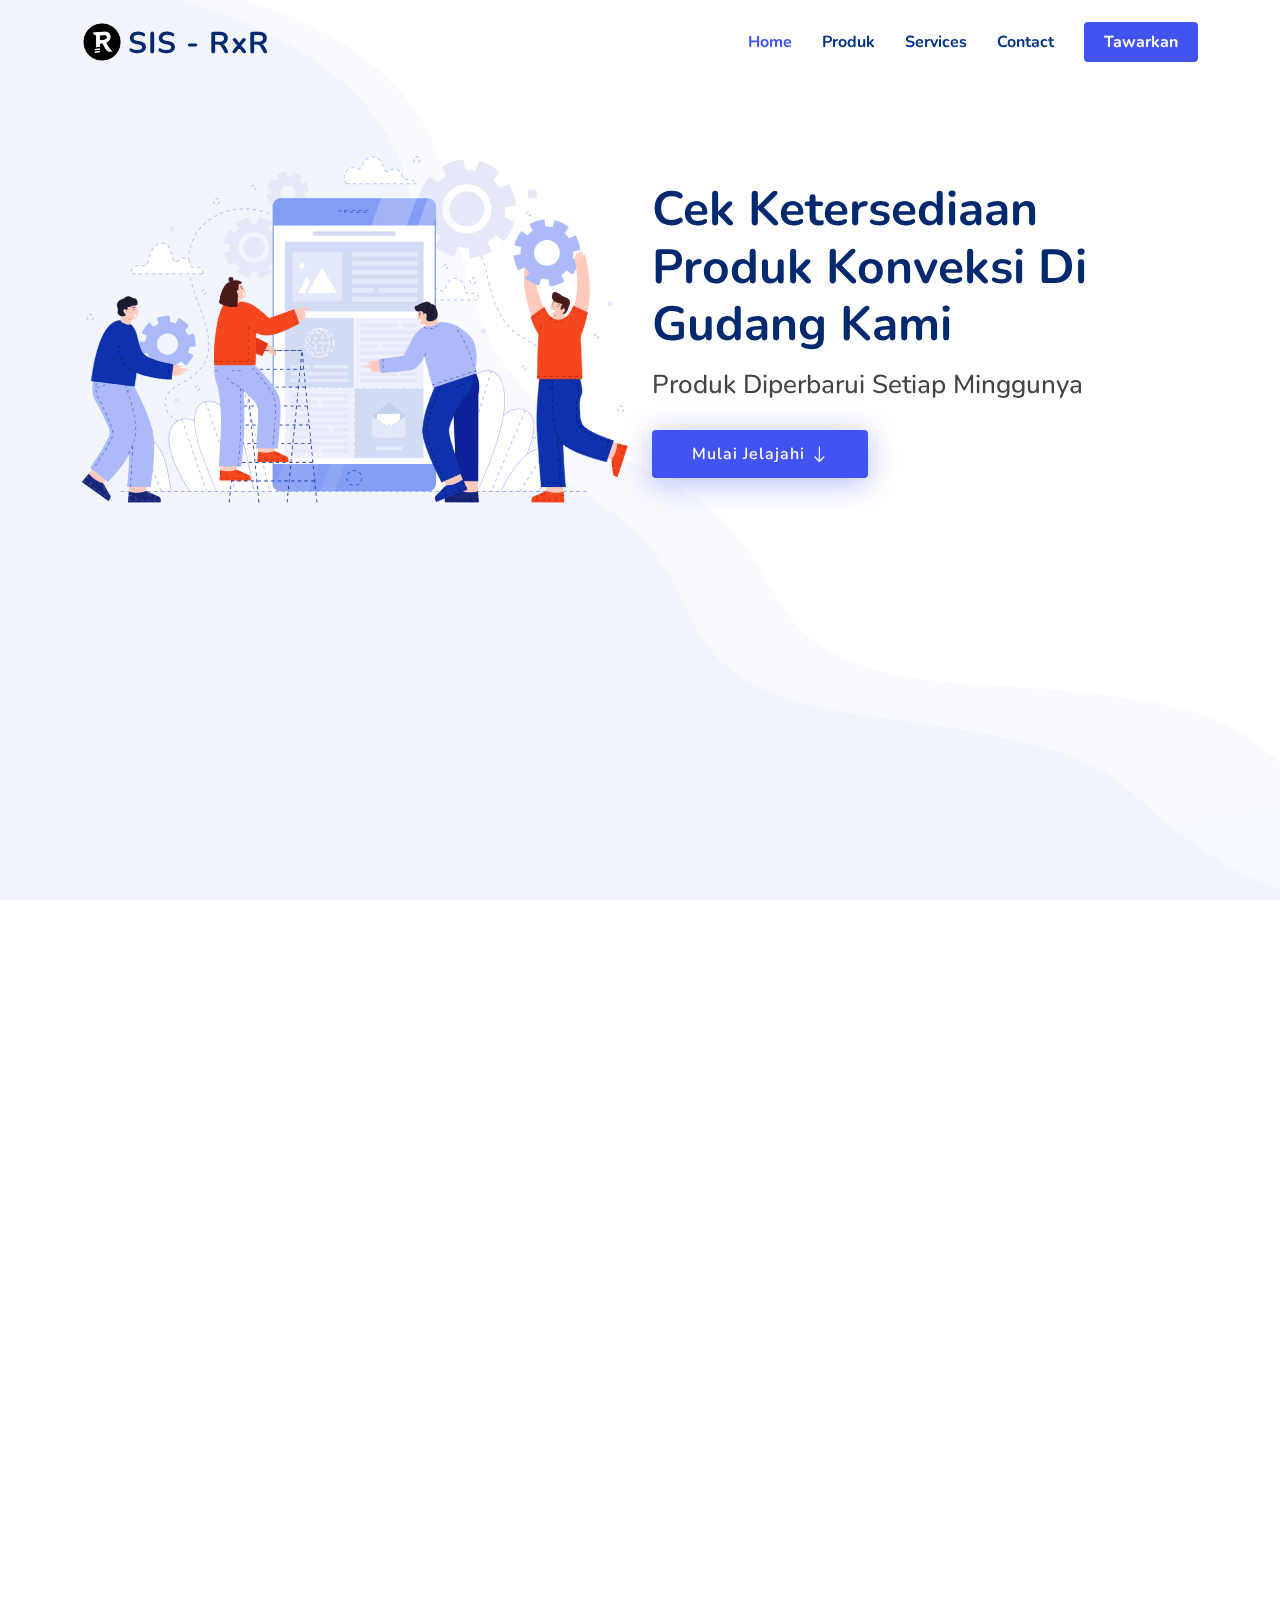
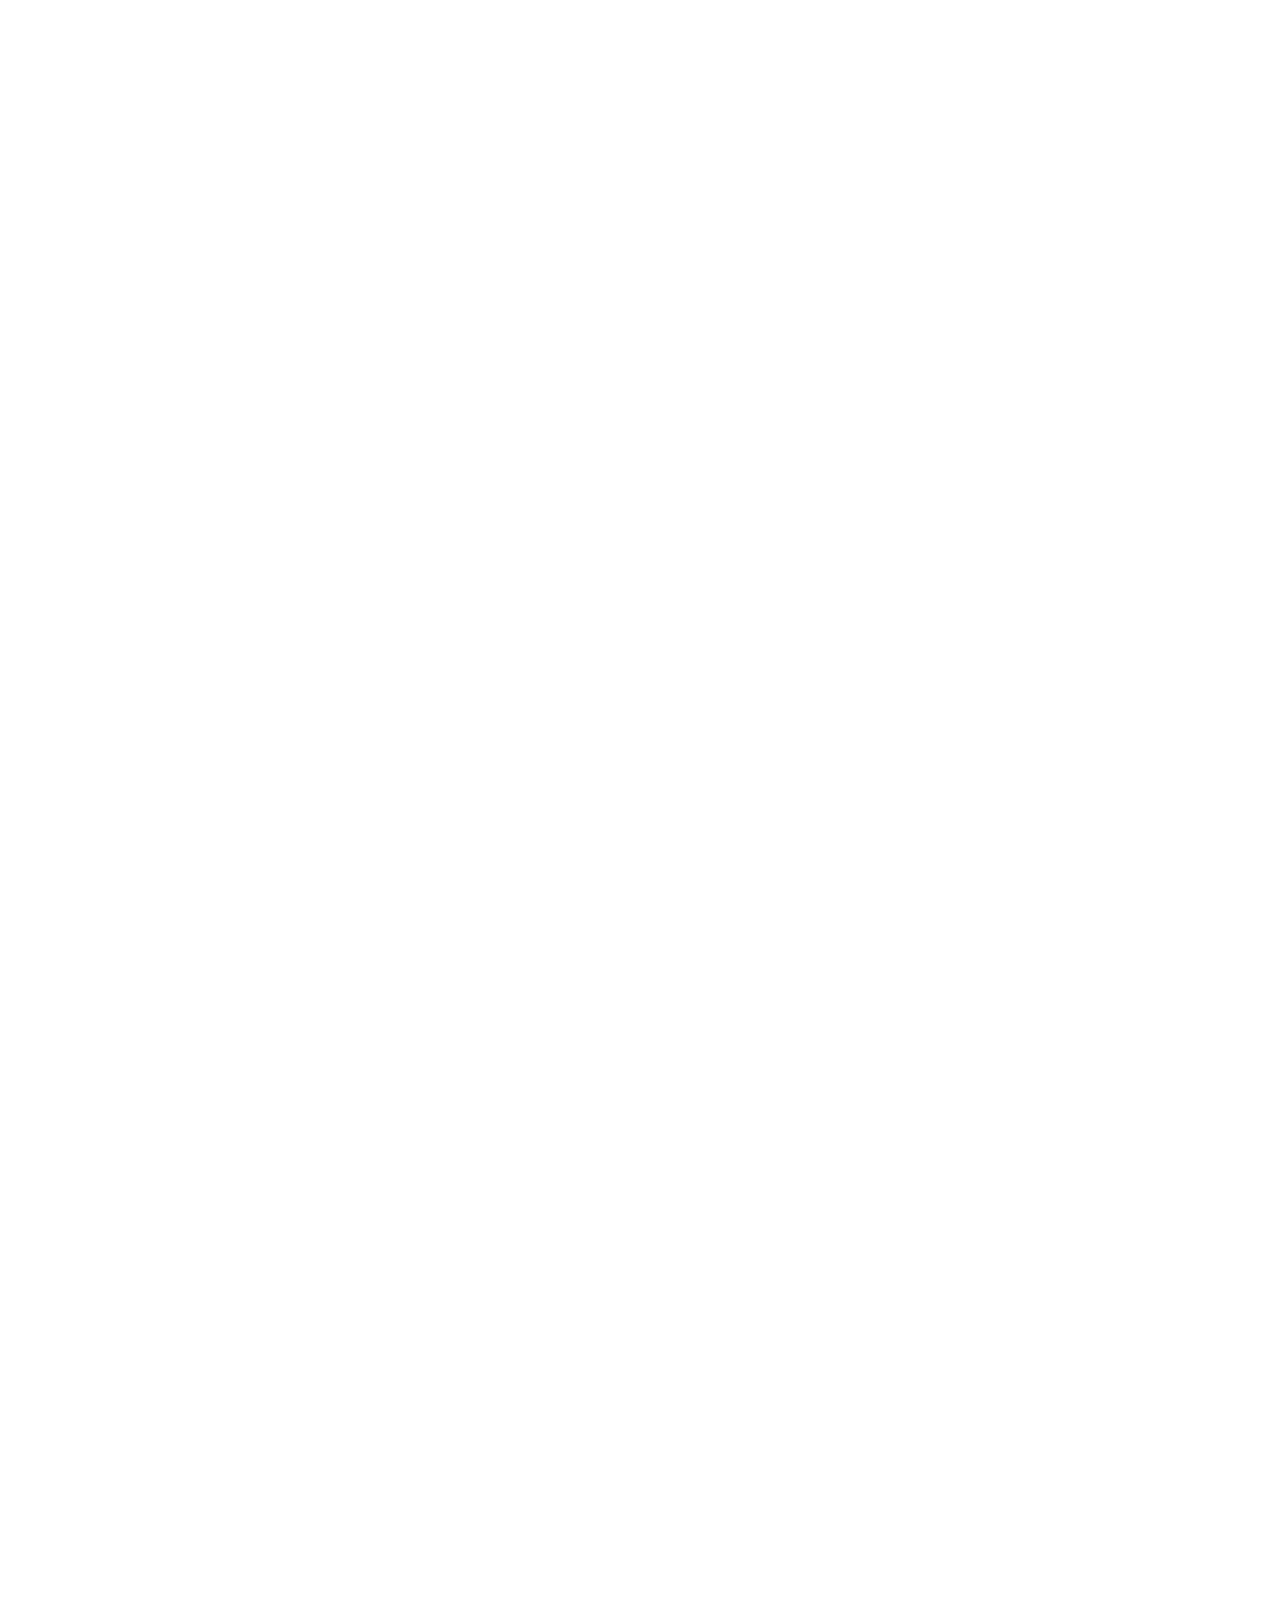
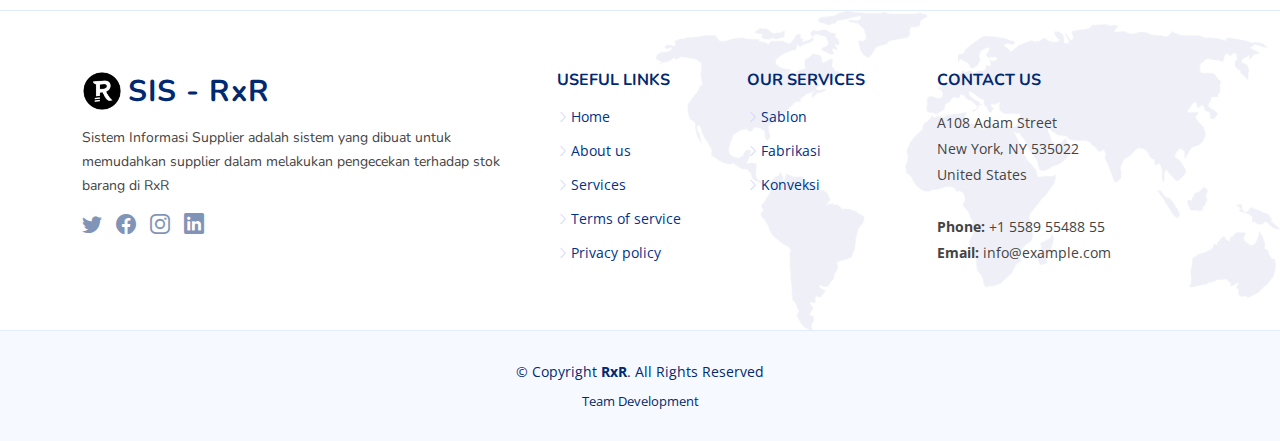
<file: konveksi.html>
<!DOCTYPE html>
<html lang="en">

<head>
  <meta charset="utf-8">
  <meta content="width=device-width, initial-scale=1.0" name="viewport">

  <title>SIS - RxR</title>
  <meta content="" name="description">

  <meta content="" name="keywords">

  <!-- Favicons -->
  <link href="assets/img/t-logos.png" rel="icon">
  <link href="assets/img/t-logos.png" rel="apple-touch-icon">

  <!-- Google Fonts -->
  <link href="https://fonts.googleapis.com/css?family=Open+Sans:300,300i,400,400i,600,600i,700,700i|Nunito:300,300i,400,400i,600,600i,700,700i|Poppins:300,300i,400,400i,500,500i,600,600i,700,700i" rel="stylesheet">

  <!-- Vendor CSS Files -->
  <link href="assets/vendor/bootstrap/css/bootstrap.min.css" rel="stylesheet">
  <link href="assets/vendor/bootstrap-icons/bootstrap-icons.css" rel="stylesheet">
  <link href="assets/vendor/aos/aos.css" rel="stylesheet">
  <link href="assets/vendor/remixicon/remixicon.css" rel="stylesheet">
  <link href="assets/vendor/swiper/swiper-bundle.min.css" rel="stylesheet">
  <link href="assets/vendor/glightbox/css/glightbox.min.css" rel="stylesheet">

  <!-- Template Main CSS File -->
  <link href="assets/css/style.css" rel="stylesheet">

     <!-- ======= Header ======= -->
     <header id="header" class="header fixed-top">
        <div class="container-fluid container-xl d-flex align-items-center justify-content-between">
    
          <a href="index.html" class="logo d-flex align-items-center">
            <img src="assets/img/t-logos.png" alt="">
            <span>SIS - RxR</span>
          </a>
    
          <nav id="navbar" class="navbar">
            <ul>
              <li><a class="nav-link scrollto active" href="#hero">Home</a></li>
              <li><a class="nav-link scrollto" href="#values">Produk</a></li>
              <li><a class="nav-link scrollto active" href="#services">Services</a></li>
              <!-- <li><a class="nav-link scrollto" href="#portfolio">Portfolio</a></li> -->
              <!-- <li><a class="nav-link scrollto" href="#team">Team</a></li> -->
              <!-- <li><a href="blog.html">Blog</a></li>
              <li class="dropdown"><a href="#"><span>Drop Down</span> <i class="bi bi-chevron-down"></i></a>
                  <ul>
                    <li><a href="#">Drop Down 1</a></li>
                    <li class="dropdown"><a href="#"><span>Deep Drop Down</span> <i class="bi bi-chevron-right"></i></a>
                      <ul>
                        <li><a href="#">Deep Drop Down 1</a></li>
                        <li><a href="#">Deep Drop Down 2</a></li>
                        <li><a href="#">Deep Drop Down 3</a></li>
                        <li><a href="#">Deep Drop Down 4</a></li>
                        <li><a href="#">Deep Drop Down 5</a></li>
                      </ul>
                    </li>
                    <li><a href="#">Drop Down 2</a></li>
                    <li><a href="#">Drop Down 3</a></li>
                    <li><a href="#">Drop Down 4</a></li>
                  </ul>
                </li> -->
                <li><a class="nav-link scrollto" href="#contact">Contact</a></li>
                <li><a class="getstarted scrollto" href="tawarkan.html">Tawarkan</a></li>
              </ul>
              <i class="bi bi-list mobile-nav-toggle"></i>
            </nav><!-- .navbar -->
          </div>
        </header><!-- End Header -->
    </head>
    <body>

        <section id="hero" class="hero heros">

            <br><br> <br><br>
            <div class="container">
                <div class="row">
                    <div class="col-lg-6 hero-img" data-aos="zoom-out" data-aos-delay="200">
                        <img src="assets/img/features.png" class="img-fluid" alt="">
                      </div>
                  <div class="col-lg-6 d-flex flex-column justify-content-center">
                    <h1 data-aos="fade-up">Cek Ketersediaan Produk Konveksi Di Gudang Kami</h1>
                    <h2 data-aos="fade-up" data-aos-delay="400">Produk Diperbarui Setiap Minggunya</h2>
                    <div data-aos="fade-up" data-aos-delay="600">
                      <div class="text-center text-lg-start">
                        <a href="#values" class="btn-get-started scrollto d-inline-flex align-items-center justify-content-center align-self-center">
                          <span>Mulai Jelajahi</span>
                          <i class="bi bi-arrow-down"></i>
                        </a>
                      </div>
                    </div>
                  </div>
                  
                </div>
              </div>
              
        </section>

        <main id="main">
             <!-- ======= Values Section ======= -->
            <section id="values" class="values">

              <div class="container" data-aos="fade-up">
    
              <header class="section-header">
                  <p>Produk Konveksi RxR</p>
              </header>
              
  
          <div class="testimonials-slider swiper-container" data-aos-delay="100">
            <div class="swiper-wrapper">
              <div class="swiper-slide">
                <div class="testimonial-item">
                  <div class="row">
          
                    <div class="col-lg-4">
                      <div class="box" data-aos="fade-up" data-aos-delay="200">
                        <img src="assets/img/sablon.jpg" class="img-fluid" alt="">
                        <h3>Produk A</h3>
                        <p>Eum ad dolor et. Autem aut fugiat debitis voluptatem consequuntur sit. Et veritatis id.</p>
                      </div>
                    </div>
          
                    <div class="col-lg-4 mt-4 mt-lg-0">
                      <div class="box" data-aos="fade-up" data-aos-delay="400">
                        <img src="assets/img/sablon.jpg" class="img-fluid" alt="">
                        <h3>Produk B</h3>
                        <p>Repudiandae amet nihil natus in distinctio suscipit id. Doloremque ducimus ea sit non.</p>
                      </div>
                    </div>
          
                    <div class="col-lg-4 mt-4 mt-lg-0">
                      <div class="box" data-aos="fade-up" data-aos-delay="600">
                        <img src="assets/img/sablon.jpg" class="img-fluid" alt="">
                        <h3>Produk C</h3>
                        <p>Quam rem vitae est autem molestias explicabo debitis sint. Vero aliquid quidem commodi.</p>
                      </div>
                    </div>
  
                      <div class="col-lg-4">
                        <div class="box" data-aos="fade-up" data-aos-delay="200">
                          <img src="assets/img/sablon.jpg" class="img-fluid" alt="">
                          <h3>Produk D</h3>
                          <p>Eum ad dolor et. Autem aut fugiat debitis voluptatem consequuntur sit. Et veritatis id.</p>
                        </div>
                      </div>
            
                      <div class="col-lg-4 mt-4 mt-lg-0">
                        <div class="box" data-aos="fade-up" data-aos-delay="400">
                          <img src="assets/img/sablon.jpg" class="img-fluid" alt="">
                          <h3>Produk E</h3>
                          <p>Repudiandae amet nihil natus in distinctio suscipit id. Doloremque ducimus ea sit non.</p>
                        </div>
                      </div>
            
                      <div class="col-lg-4 mt-4 mt-lg-0">
                        <div class="box" data-aos="fade-up" data-aos-delay="600">
                          <img src="assets/img/sablon.jpg" class="img-fluid" alt="">
                          <h3>Produk F</h3>
                          <p>Quam rem vitae est autem molestias explicabo debitis sint. Vero aliquid quidem commodi.</p>
                        </div>
                      </div>
          
                  </div> <!-- Row -->
                </div> <!-- Testi Item -->
              </div>
  
              <div class="swiper-slide">
                <div class="testimonial-item">
              
                  <div class="row">
          
                    <div class="col-lg-4">
                      <div class="box" data-aos="fade-up" data-aos-delay="200">
                        <img src="assets/img/sablon.jpg" class="img-fluid" alt="">
                        <h3>Produk G</h3>
                        <p>Eum ad dolor et. Autem aut fugiat debitis voluptatem consequuntur sit. Et veritatis id.</p>
                      </div>
                    </div>
          
                    <div class="col-lg-4 mt-4 mt-lg-0">
                      <div class="box" data-aos="fade-up" data-aos-delay="400">
                        <img src="assets/img/sablon.jpg" class="img-fluid" alt="">
                        <h3>Produk H</h3>
                        <p>Repudiandae amet nihil natus in distinctio suscipit id. Doloremque ducimus ea sit non.</p>
                      </div>
                    </div>
          
                    <div class="col-lg-4 mt-4 mt-lg-0">
                      <div class="box" data-aos="fade-up" data-aos-delay="600">
                        <img src="assets/img/sablon.jpg" class="img-fluid" alt="">
                        <h3>Produk I</h3>
                        <p>Quam rem vitae est autem molestias explicabo debitis sint. Vero aliquid quidem commodi.</p>
                      </div>
                    </div>
  
                      <div class="col-lg-4">
                        <div class="box" data-aos="fade-up" data-aos-delay="200">
                          <img src="assets/img/sablon.jpg" class="img-fluid" alt="">
                          <h3>Produk J</h3>
                          <p>Eum ad dolor et. Autem aut fugiat debitis voluptatem consequuntur sit. Et veritatis id.</p>
                        </div>
                      </div>
            
                      <div class="col-lg-4 mt-4 mt-lg-0">
                        <div class="box" data-aos="fade-up" data-aos-delay="400">
                          <img src="assets/img/sablon.jpg" class="img-fluid" alt="">
                          <h3>Produk K</h3>
                          <p>Repudiandae amet nihil natus in distinctio suscipit id. Doloremque ducimus ea sit non.</p>
                        </div>
                      </div>
            
                      <div class="col-lg-4 mt-4 mt-lg-0">
                        <div class="box" data-aos="fade-up" data-aos-delay="600">
                          <img src="assets/img/sablon.jpg" class="img-fluid" alt="">
                          <h3>Produk L</h3>
                          <p>Quam rem vitae est autem molestias explicabo debitis sint. Vero aliquid quidem commodi.</p>
                        </div>
                      </div>
          
                  </div> <!-- Row -->
                </div> <!-- Testi Item -->
              </div>
          </div>
          <div class="swiper-pagination"></div>
          </div>
  
        </div>
        
        </section><!-- End Values Section -->

      <section id="services" class="services">

        <div class="container" data-aos="fade-up">
  
          <header class="section-header">
            <h2>Apa yang ada digudang kami?</h2>
            <p>Cek Ketersediaan Produk</p>
          </header>
  
          <div class="row gy-4  justify-content-center">
  
            <div class="col-lg-4 col-md-6" data-aos="fade-up" data-aos-delay="200">
              <div class="service-box blue">
                <i class="ri-t-shirt-line icon"></i>
                <h3>Sablon</h3>
                <p>Provident nihil minus qui consequatur non omnis maiores. Eos accusantium minus dolores iure perferendis tempore et consequatur.</p>
                <a href="sablon.html" class="read-more"><span>Read More</span> <i class="bi bi-arrow-right"></i></a>
              </div>
            </div>
  
            <div class="col-lg-4 col-md-6" data-aos="fade-up" data-aos-delay="300">
              <div class="service-box orange">
                <i class="ri-home-gear-line icon"></i>
                <h3>Fabrikasi</h3>
                <p>Ut autem aut autem non a. Sint sint sit facilis nam iusto sint. Libero corrupti neque eum hic non ut nesciunt dolorem.</p>
                <a href="fabrikasi.html" class="read-more"><span>Read More</span> <i class="bi bi-arrow-right"></i></a>
              </div>
            </div>
  
            <!-- <div class="col-lg-4 col-md-6" data-aos="fade-up" data-aos-delay="400">
              <div class="service-box green">
                <i class="ri-store-2-line icon"></i>
                <h3>Konveksi</h3>
                <p>Ut excepturi voluptatem nisi sed. Quidem fuga consequatur. Minus ea aut. Vel qui id voluptas adipisci eos earum corrupti.</p>
                <a href="#" class="read-more"><span>Read More</span> <i class="bi bi-arrow-right"></i></a>
              </div>
            </div> -->

            </div>

        </div>

    </section>

         <!-- ======= Contact Section ======= -->
    <section id="contact" class="contact">

        <div class="container" data-aos="fade-up">
  
          <header class="section-header">
            <h2>Mengalami Kendala?</h2>
            <p>Mari Berbincang</p>
          </header>
            
          <div class="row gy-4">
          <div class="col-lg-5 picture" data-aos="fade-right" data-aos-delay="100">
            <img src="assets/img/features-3.png" class="img-fluid p-4" alt="">
          </div>

            <div class="col-lg-6" style="margin: 50px 0 0px 85px;">
                
              <div class="row gy-4">
                <div class="col-md-6">
                  <div class="info-box">
                    <i class="bi bi-geo-alt"></i>
                    <h3>Address</h3>
                    <p>A108 Adam Street,<br>New York, NY 535022</p>
                  </div>
                </div>
                <div class="col-md-6">
                  <div class="info-box">
                    <i class="bi bi-telephone"></i>
                    <h3>Call Us</h3>
                    <p>+1 5589 55488 55<br>+1 6678 254445 41</p>
                  </div>
                </div>
                <div class="col-md-6">
                  <div class="info-box">
                    <i class="bi bi-envelope"></i>
                    <h3>Email Us</h3>
                    <p>info@example.com<br>contact@example.com</p>
                  </div>
                </div>
                <div class="col-md-6">
                  <div class="info-box">
                    <i class="bi bi-clock"></i>
                    <h3>Open Hours</h3>
                    <p>Monday - Friday<br>9:00AM - 05:00PM</p>
                  </div>
                </div>
              </div>
  
            </div>
          </div>
        </div>
      </section><!-- End Contact Section -->


        </main>




     <!-- ======= Footer ======= -->
 <footer id="footer" class="footer">

    <!-- <div class="footer-newsletter">
      <div class="container">
        <div class="row justify-content-center">
          <div class="col-lg-12 text-center">
            <h4>Our Newsletter</h4>
            <p>Tamen quem nulla quae legam multos aute sint culpa legam noster magna</p>
          </div>
          <div class="col-lg-6">
            <form action="" method="post">
              <input type="email" name="email"><input type="submit" value="Subscribe">
            </form>
          </div>
        </div>
      </div>
    </div> -->
  
    <div class="footer-top">
      <div class="container">
        <div class="row gy-4">
          <div class="col-lg-5 col-md-12 footer-info">
            <a href="index.html" class="logo d-flex align-items-center">
              <img src="assets/img/t-logos.png" alt="">
              <span>SIS - RxR</span>
            </a>
            <p>Sistem Informasi Supplier adalah sistem yang dibuat untuk memudahkan supplier dalam melakukan pengecekan terhadap stok barang di RxR</p>
            <div class="social-links mt-3">
              <a href="#" class="twitter"><i class="bi bi-twitter"></i></a>
              <a href="#" class="facebook"><i class="bi bi-facebook"></i></a>
              <a href="#" class="instagram"><i class="bi bi-instagram bx bxl-instagram"></i></a>
              <a href="#" class="linkedin"><i class="bi bi-linkedin bx bxl-linkedin"></i></a>
            </div>
          </div>
  
          <div class="col-lg-2 col-6 footer-links">
            <h4>Useful Links</h4>
            <ul>
              <li><i class="bi bi-chevron-right"></i> <a href="#">Home</a></li>
              <li><i class="bi bi-chevron-right"></i> <a href="#">About us</a></li>
              <li><i class="bi bi-chevron-right"></i> <a href="#">Services</a></li>
              <li><i class="bi bi-chevron-right"></i> <a href="#">Terms of service</a></li>
              <li><i class="bi bi-chevron-right"></i> <a href="#">Privacy policy</a></li>
            </ul>
          </div>
  
          <div class="col-lg-2 col-6 footer-links">
            <h4>Our Services</h4>
            <ul>
              <li><i class="bi bi-chevron-right"></i> <a href="#">Sablon</a></li>
              <li><i class="bi bi-chevron-right"></i> <a href="#">Fabrikasi</a></li>
              <li><i class="bi bi-chevron-right"></i> <a href="#">Konveksi</a></li>
              <!-- <li><i class="bi bi-chevron-right"></i> <a href="#">Marketing</a></li>
              <li><i class="bi bi-chevron-right"></i> <a href="#">Graphic Design</a></li> -->
            </ul>
          </div>
  
          <div class="col-lg-3 col-md-12 footer-contact text-center text-md-start">
            <h4>Contact Us</h4>
            <p>
              A108 Adam Street <br>
              New York, NY 535022<br>
              United States <br><br>
              <strong>Phone:</strong> +1 5589 55488 55<br>
              <strong>Email:</strong> info@example.com<br>
            </p>
  
          </div>
  
        </div>
      </div>
    </div>
  
    <div class="container">
      <div class="copyright">
        &copy; Copyright <strong><span>RxR</span></strong>. All Rights Reserved
      </div>
      <div class="credits">
        Team Development</a>
      </div>
    </div>
  </footer><!-- End Footer -->
  
  <a href="#" class="back-to-top d-flex align-items-center justify-content-center"><i class="bi bi-arrow-up-short"></i></a>
  
  <!-- Vendor JS Files -->
  <script src="assets/vendor/bootstrap/js/bootstrap.bundle.js"></script>
  <script src="assets/vendor/aos/aos.js"></script>
  <script src="assets/vendor/php-email-form/validate.js"></script>
  <script src="assets/vendor/swiper/swiper-bundle.min.js"></script>
  <script src="assets/vendor/purecounter/purecounter.js"></script>
  <script src="assets/vendor/isotope-layout/isotope.pkgd.min.js"></script>
  <script src="assets/vendor/glightbox/js/glightbox.min.js"></script>
  
  <!-- Template Main JS File -->
  <script src="assets/js/main.js"></script>
</body>
</html>
</file>
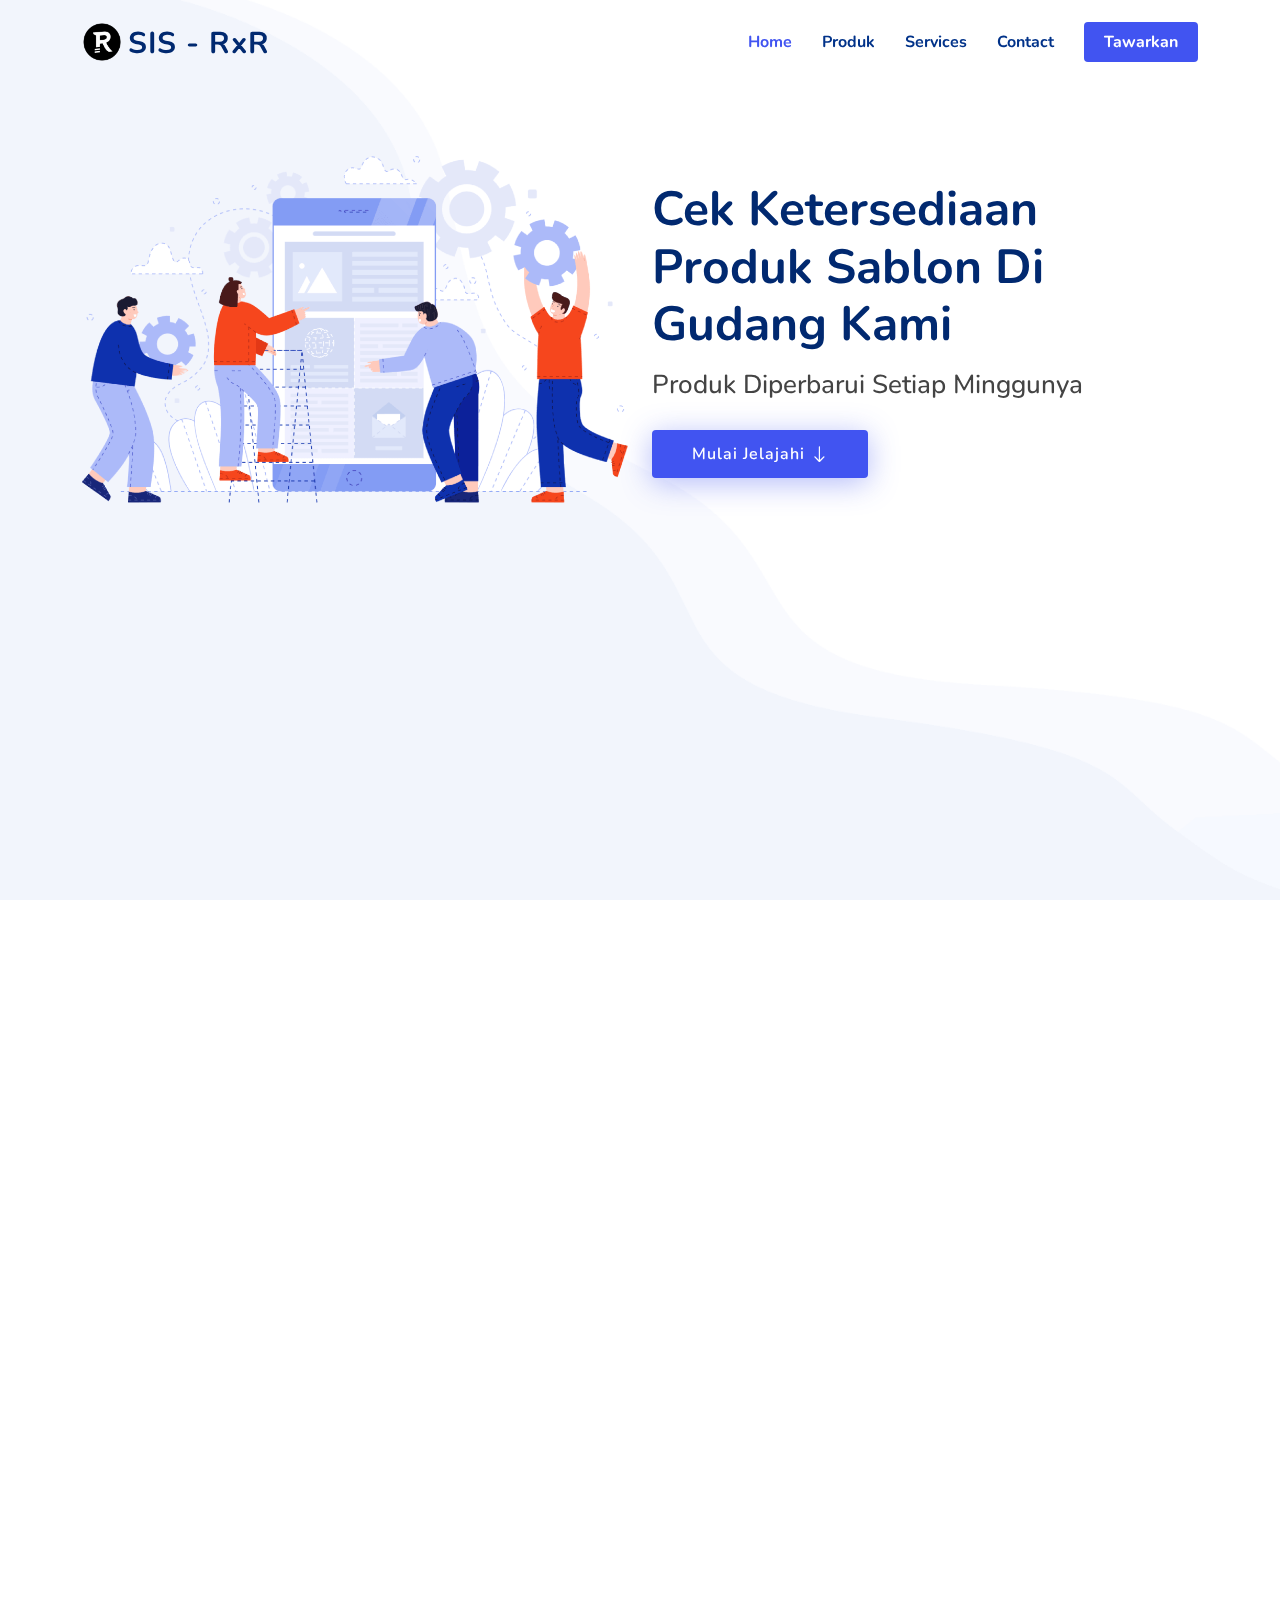
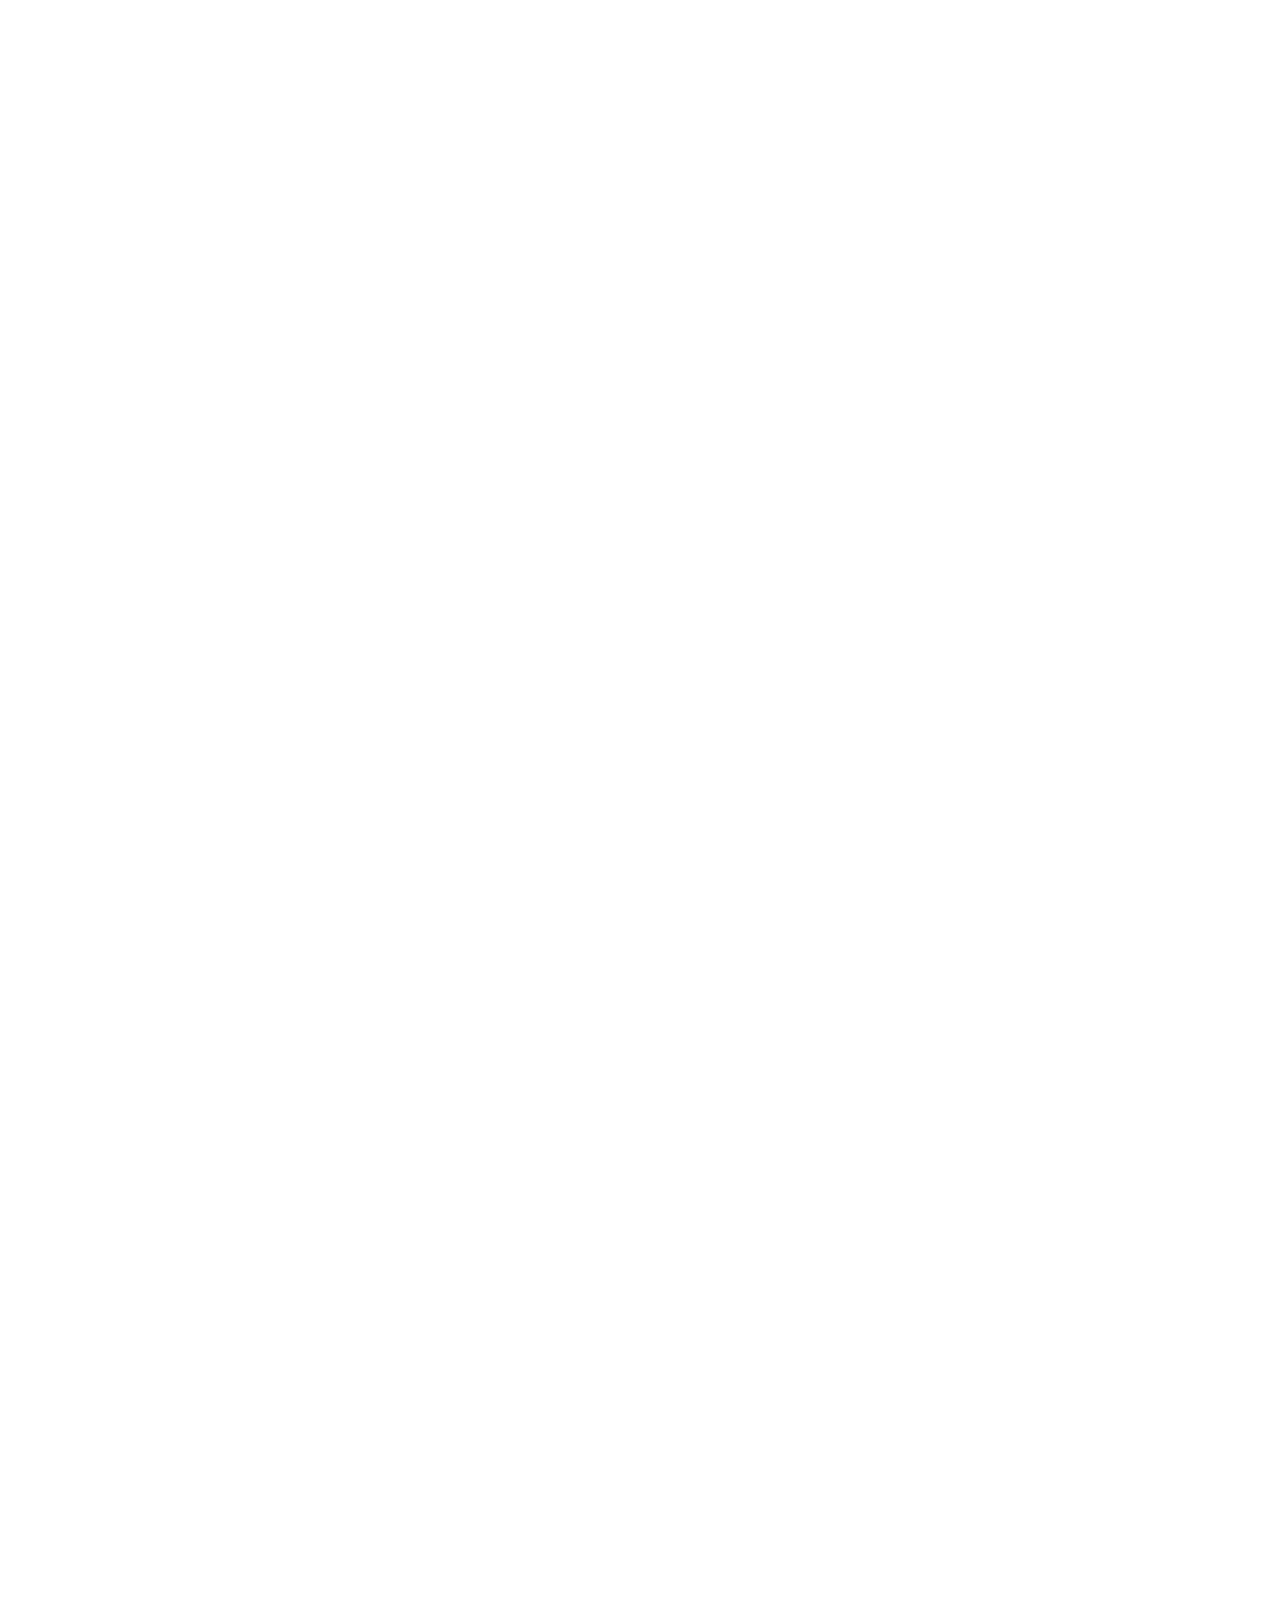
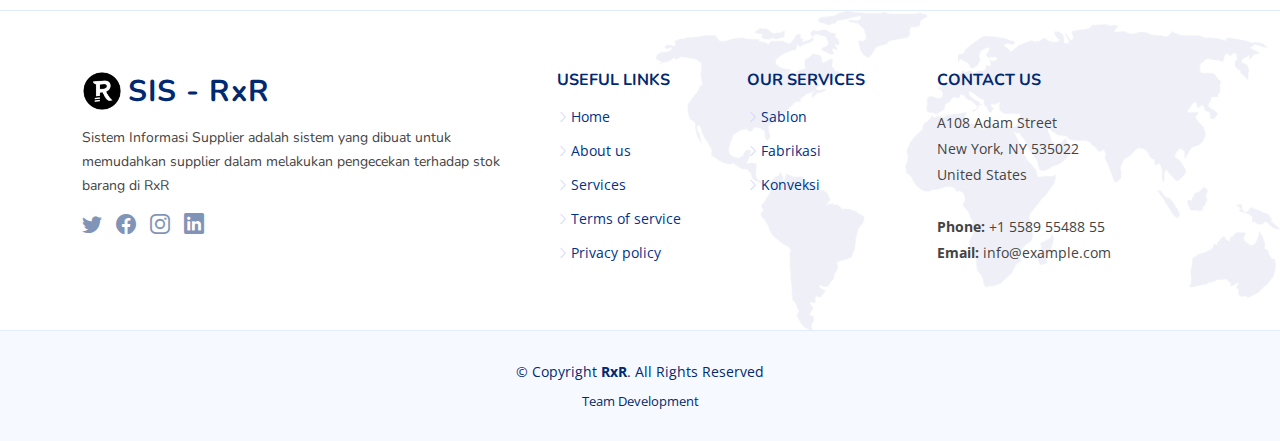
<file: sablon.html>
<!DOCTYPE html>
<html lang="en">

<head>
  <meta charset="utf-8">
  <meta content="width=device-width, initial-scale=1.0" name="viewport">

  <title>SIS - RxR</title>
  <meta content="" name="description">

  <meta content="" name="keywords">

  <!-- Favicons -->
  <link href="assets/img/t-logos.png" rel="icon">
  <link href="assets/img/t-logos.png" rel="apple-touch-icon">

  <!-- Google Fonts -->
  <link href="https://fonts.googleapis.com/css?family=Open+Sans:300,300i,400,400i,600,600i,700,700i|Nunito:300,300i,400,400i,600,600i,700,700i|Poppins:300,300i,400,400i,500,500i,600,600i,700,700i" rel="stylesheet">

  <!-- Vendor CSS Files -->
  <link href="assets/vendor/bootstrap/css/bootstrap.min.css" rel="stylesheet">
  <link href="assets/vendor/bootstrap-icons/bootstrap-icons.css" rel="stylesheet">
  <link href="assets/vendor/aos/aos.css" rel="stylesheet">
  <link href="assets/vendor/remixicon/remixicon.css" rel="stylesheet">
  <link href="assets/vendor/swiper/swiper-bundle.min.css" rel="stylesheet">
  <link href="assets/vendor/glightbox/css/glightbox.min.css" rel="stylesheet">

  <!-- Template Main CSS File -->
  <link href="assets/css/style.css" rel="stylesheet">

     <!-- ======= Header ======= -->
     <header id="header" class="header fixed-top">
        <div class="container-fluid container-xl d-flex align-items-center justify-content-between">
    
          <a href="index.html" class="logo d-flex align-items-center">
            <img src="assets/img/t-logos.png" alt="">
            <span>SIS - RxR</span>
          </a>
    
          <nav id="navbar" class="navbar">
            <ul>
              <li><a class="nav-link scrollto active" href="#hero">Home</a></li>
              <li><a class="nav-link scrollto" href="#values">Produk</a></li>
              <li><a class="nav-link scrollto active" href="#services">Services</a></li>
              <!-- <li><a class="nav-link scrollto" href="#portfolio">Portfolio</a></li> -->
              <!-- <li><a class="nav-link scrollto" href="#team">Team</a></li> -->
              <!-- <li><a href="blog.html">Blog</a></li>
              <li class="dropdown"><a href="#"><span>Drop Down</span> <i class="bi bi-chevron-down"></i></a>
                  <ul>
                    <li><a href="#">Drop Down 1</a></li>
                    <li class="dropdown"><a href="#"><span>Deep Drop Down</span> <i class="bi bi-chevron-right"></i></a>
                      <ul>
                        <li><a href="#">Deep Drop Down 1</a></li>
                        <li><a href="#">Deep Drop Down 2</a></li>
                        <li><a href="#">Deep Drop Down 3</a></li>
                        <li><a href="#">Deep Drop Down 4</a></li>
                        <li><a href="#">Deep Drop Down 5</a></li>
                      </ul>
                    </li>
                    <li><a href="#">Drop Down 2</a></li>
                    <li><a href="#">Drop Down 3</a></li>
                    <li><a href="#">Drop Down 4</a></li>
                  </ul>
                </li> -->
                <li><a class="nav-link scrollto" href="#contact">Contact</a></li>
                <li><a class="getstarted scrollto" href="tawarkan.html">Tawarkan</a></li>
              </ul>
              <i class="bi bi-list mobile-nav-toggle"></i>
            </nav><!-- .navbar -->
          </div>
        </header><!-- End Header -->
    </head>
    <body>

        <section id="hero" class="hero heros">

            <br><br> <br><br>
            <div class="container">
                <div class="row">
                    <div class="col-lg-6 hero-img" data-aos="zoom-out" data-aos-delay="200">
                        <img src="assets/img/features.png" class="img-fluid" alt="">
                      </div>
                  <div class="col-lg-6 d-flex flex-column justify-content-center">
                    <h1 data-aos="fade-up">Cek Ketersediaan Produk Sablon Di Gudang Kami</h1>
                    <h2 data-aos="fade-up" data-aos-delay="400">Produk Diperbarui Setiap Minggunya</h2>
                    <div data-aos="fade-up" data-aos-delay="600">
                      <div class="text-center text-lg-start">
                        <a href="#values" class="btn-get-started scrollto d-inline-flex align-items-center justify-content-center align-self-center">
                          <span>Mulai Jelajahi</span>
                          <i class="bi bi-arrow-down"></i>
                        </a>
                      </div>
                    </div>
                  </div>
                  
                </div>
              </div>
              
        </section>

        <main id="main">
             <!-- ======= Values Section ======= -->
            <section id="values" class="values">

            <div class="container" data-aos="fade-up">
  
            <header class="section-header">
                <p>Produk Sablon RxR</p>
            </header>
            

        <div class="testimonials-slider swiper-container" data-aos-delay="100">
          <div class="swiper-wrapper">
            <div class="swiper-slide">
              <div class="testimonial-item">
                <div class="row">
        
                  <div class="col-lg-4">
                    <div class="box" data-aos="fade-up" data-aos-delay="200">
                      <img src="assets/img/sablon.jpg" class="img-fluid" alt="">
                      <h3>Produk A</h3>
                      <p>Eum ad dolor et. Autem aut fugiat debitis voluptatem consequuntur sit. Et veritatis id.</p>
                    </div>
                  </div>
        
                  <div class="col-lg-4 mt-4 mt-lg-0">
                    <div class="box" data-aos="fade-up" data-aos-delay="400">
                      <img src="assets/img/sablon.jpg" class="img-fluid" alt="">
                      <h3>Produk B</h3>
                      <p>Repudiandae amet nihil natus in distinctio suscipit id. Doloremque ducimus ea sit non.</p>
                    </div>
                  </div>
        
                  <div class="col-lg-4 mt-4 mt-lg-0">
                    <div class="box" data-aos="fade-up" data-aos-delay="600">
                      <img src="assets/img/sablon.jpg" class="img-fluid" alt="">
                      <h3>Produk C</h3>
                      <p>Quam rem vitae est autem molestias explicabo debitis sint. Vero aliquid quidem commodi.</p>
                    </div>
                  </div>

                    <div class="col-lg-4">
                      <div class="box" data-aos="fade-up" data-aos-delay="200">
                        <img src="assets/img/sablon.jpg" class="img-fluid" alt="">
                        <h3>Produk D</h3>
                        <p>Eum ad dolor et. Autem aut fugiat debitis voluptatem consequuntur sit. Et veritatis id.</p>
                      </div>
                    </div>
          
                    <div class="col-lg-4 mt-4 mt-lg-0">
                      <div class="box" data-aos="fade-up" data-aos-delay="400">
                        <img src="assets/img/sablon.jpg" class="img-fluid" alt="">
                        <h3>Produk E</h3>
                        <p>Repudiandae amet nihil natus in distinctio suscipit id. Doloremque ducimus ea sit non.</p>
                      </div>
                    </div>
          
                    <div class="col-lg-4 mt-4 mt-lg-0">
                      <div class="box" data-aos="fade-up" data-aos-delay="600">
                        <img src="assets/img/sablon.jpg" class="img-fluid" alt="">
                        <h3>Produk F</h3>
                        <p>Quam rem vitae est autem molestias explicabo debitis sint. Vero aliquid quidem commodi.</p>
                      </div>
                    </div>
        
                </div> <!-- Row -->
              </div> <!-- Testi Item -->
            </div>

            <div class="swiper-slide">
              <div class="testimonial-item">
            
                <div class="row">
        
                  <div class="col-lg-4">
                    <div class="box" data-aos="fade-up" data-aos-delay="200">
                      <img src="assets/img/sablon.jpg" class="img-fluid" alt="">
                      <h3>Produk G</h3>
                      <p>Eum ad dolor et. Autem aut fugiat debitis voluptatem consequuntur sit. Et veritatis id.</p>
                    </div>
                  </div>
        
                  <div class="col-lg-4 mt-4 mt-lg-0">
                    <div class="box" data-aos="fade-up" data-aos-delay="400">
                      <img src="assets/img/sablon.jpg" class="img-fluid" alt="">
                      <h3>Produk H</h3>
                      <p>Repudiandae amet nihil natus in distinctio suscipit id. Doloremque ducimus ea sit non.</p>
                    </div>
                  </div>
        
                  <div class="col-lg-4 mt-4 mt-lg-0">
                    <div class="box" data-aos="fade-up" data-aos-delay="600">
                      <img src="assets/img/sablon.jpg" class="img-fluid" alt="">
                      <h3>Produk I</h3>
                      <p>Quam rem vitae est autem molestias explicabo debitis sint. Vero aliquid quidem commodi.</p>
                    </div>
                  </div>

                    <div class="col-lg-4">
                      <div class="box" data-aos="fade-up" data-aos-delay="200">
                        <img src="assets/img/sablon.jpg" class="img-fluid" alt="">
                        <h3>Produk J</h3>
                        <p>Eum ad dolor et. Autem aut fugiat debitis voluptatem consequuntur sit. Et veritatis id.</p>
                      </div>
                    </div>
          
                    <div class="col-lg-4 mt-4 mt-lg-0">
                      <div class="box" data-aos="fade-up" data-aos-delay="400">
                        <img src="assets/img/sablon.jpg" class="img-fluid" alt="">
                        <h3>Produk K</h3>
                        <p>Repudiandae amet nihil natus in distinctio suscipit id. Doloremque ducimus ea sit non.</p>
                      </div>
                    </div>
          
                    <div class="col-lg-4 mt-4 mt-lg-0">
                      <div class="box" data-aos="fade-up" data-aos-delay="600">
                        <img src="assets/img/sablon.jpg" class="img-fluid" alt="">
                        <h3>Produk L</h3>
                        <p>Quam rem vitae est autem molestias explicabo debitis sint. Vero aliquid quidem commodi.</p>
                      </div>
                    </div>
        
                </div> <!-- Row -->
              </div> <!-- Testi Item -->
            </div>
        </div>
        <div class="swiper-pagination"></div>
        </div>

      </div>
      
      </section><!-- End Values Section -->

      <section id="services" class="services">

        <div class="container" data-aos="fade-up">
  
          <header class="section-header">
            <h2>Apa yang ada digudang kami?</h2>
            <p>Cek Ketersediaan Produk</p>
          </header>
  
          <div class="row gy-4  justify-content-center">
  
            <!-- <div class="col-lg-4 col-md-6" data-aos="fade-up" data-aos-delay="200">
              <div class="service-box blue">
                <i class="ri-t-shirt-line icon"></i>
                <h3>Sablon</h3>
                <p>Provident nihil minus qui consequatur non omnis maiores. Eos accusantium minus dolores iure perferendis tempore et consequatur.</p>
                <a href="sablon.html" class="read-more"><span>Read More</span> <i class="bi bi-arrow-right"></i></a>
              </div>
            </div> -->
  
            <div class="col-lg-4 col-md-6" data-aos="fade-up" data-aos-delay="300">
              <div class="service-box orange">
                <i class="ri-home-gear-line icon"></i>
                <h3>Fabrikasi</h3>
                <p>Ut autem aut autem non a. Sint sint sit facilis nam iusto sint. Libero corrupti neque eum hic non ut nesciunt dolorem.</p>
                <a href="fabrikasi.html" class="read-more"><span>Read More</span> <i class="bi bi-arrow-right"></i></a>
              </div>
            </div>
  
            <div class="col-lg-4 col-md-6" data-aos="fade-up" data-aos-delay="400">
              <div class="service-box green">
                <i class="ri-store-2-line icon"></i>
                <h3>Konveksi</h3>
                <p>Ut excepturi voluptatem nisi sed. Quidem fuga consequatur. Minus ea aut. Vel qui id voluptas adipisci eos earum corrupti.</p>
                <a href="konveksi.html" class="read-more"><span>Read More</span> <i class="bi bi-arrow-right"></i></a>
              </div>
            </div>

            </div>

        </div>

    </section>

        <!-- ======= Contact Section ======= -->
    <section id="contact" class="contact">

        <div class="container" data-aos="fade-up">
  
          <header class="section-header">
            <h2>Mengalami Kendala?</h2>
            <p>Mari Berbincang</p>
          </header>
            
          <div class="row gy-4">
          <div class="col-lg-5 picture" data-aos="fade-right" data-aos-delay="100">
            <img src="assets/img/features-3.png" class="img-fluid p-4" alt="">
          </div>

            <div class="col-lg-6" style="margin: 50px 0 0px 85px;">
                
              <div class="row gy-4">
                <div class="col-md-6">
                  <div class="info-box">
                    <i class="bi bi-geo-alt"></i>
                    <h3>Address</h3>
                    <p>A108 Adam Street,<br>New York, NY 535022</p>
                  </div>
                </div>
                <div class="col-md-6">
                  <div class="info-box">
                    <i class="bi bi-telephone"></i>
                    <h3>Call Us</h3>
                    <p>+1 5589 55488 55<br>+1 6678 254445 41</p>
                  </div>
                </div>
                <div class="col-md-6">
                  <div class="info-box">
                    <i class="bi bi-envelope"></i>
                    <h3>Email Us</h3>
                    <p>info@example.com<br>contact@example.com</p>
                  </div>
                </div>
                <div class="col-md-6">
                  <div class="info-box">
                    <i class="bi bi-clock"></i>
                    <h3>Open Hours</h3>
                    <p>Monday - Friday<br>9:00AM - 05:00PM</p>
                  </div>
                </div>
              </div>
  
            </div>
          </div>
        </div>
      </section><!-- End Contact Section -->


        </main>




     <!-- ======= Footer ======= -->
 <footer id="footer" class="footer">

    <!-- <div class="footer-newsletter">
      <div class="container">
        <div class="row justify-content-center">
          <div class="col-lg-12 text-center">
            <h4>Our Newsletter</h4>
            <p>Tamen quem nulla quae legam multos aute sint culpa legam noster magna</p>
          </div>
          <div class="col-lg-6">
            <form action="" method="post">
              <input type="email" name="email"><input type="submit" value="Subscribe">
            </form>
          </div>
        </div>
      </div>
    </div> -->
  
    <div class="footer-top">
      <div class="container">
        <div class="row gy-4">
          <div class="col-lg-5 col-md-12 footer-info">
            <a href="index.html" class="logo d-flex align-items-center">
              <img src="assets/img/t-logos.png" alt="">
              <span>SIS - RxR</span>
            </a>
            <p>Sistem Informasi Supplier adalah sistem yang dibuat untuk memudahkan supplier dalam melakukan pengecekan terhadap stok barang di RxR</p>
            <div class="social-links mt-3">
              <a href="#" class="twitter"><i class="bi bi-twitter"></i></a>
              <a href="#" class="facebook"><i class="bi bi-facebook"></i></a>
              <a href="#" class="instagram"><i class="bi bi-instagram bx bxl-instagram"></i></a>
              <a href="#" class="linkedin"><i class="bi bi-linkedin bx bxl-linkedin"></i></a>
            </div>
          </div>
  
          <div class="col-lg-2 col-6 footer-links">
            <h4>Useful Links</h4>
            <ul>
              <li><i class="bi bi-chevron-right"></i> <a href="#">Home</a></li>
              <li><i class="bi bi-chevron-right"></i> <a href="#">About us</a></li>
              <li><i class="bi bi-chevron-right"></i> <a href="#">Services</a></li>
              <li><i class="bi bi-chevron-right"></i> <a href="#">Terms of service</a></li>
              <li><i class="bi bi-chevron-right"></i> <a href="#">Privacy policy</a></li>
            </ul>
          </div>
  
          <div class="col-lg-2 col-6 footer-links">
            <h4>Our Services</h4>
            <ul>
              <li><i class="bi bi-chevron-right"></i> <a href="#">Sablon</a></li>
              <li><i class="bi bi-chevron-right"></i> <a href="#">Fabrikasi</a></li>
              <li><i class="bi bi-chevron-right"></i> <a href="#">Konveksi</a></li>
              <!-- <li><i class="bi bi-chevron-right"></i> <a href="#">Marketing</a></li>
              <li><i class="bi bi-chevron-right"></i> <a href="#">Graphic Design</a></li> -->
            </ul>
          </div>
  
          <div class="col-lg-3 col-md-12 footer-contact text-center text-md-start">
            <h4>Contact Us</h4>
            <p>
              A108 Adam Street <br>
              New York, NY 535022<br>
              United States <br><br>
              <strong>Phone:</strong> +1 5589 55488 55<br>
              <strong>Email:</strong> info@example.com<br>
            </p>
  
          </div>
  
        </div>
      </div>
    </div>
  
    <div class="container">
      <div class="copyright">
        &copy; Copyright <strong><span>RxR</span></strong>. All Rights Reserved
      </div>
      <div class="credits">
        Team Development</a>
      </div>
    </div>
  </footer><!-- End Footer -->
  
  <a href="#" class="back-to-top d-flex align-items-center justify-content-center"><i class="bi bi-arrow-up-short"></i></a>
  
  <!-- Vendor JS Files -->
  <script src="assets/vendor/bootstrap/js/bootstrap.bundle.js"></script>
  <script src="assets/vendor/aos/aos.js"></script>
  <script src="assets/vendor/php-email-form/validate.js"></script>
  <script src="assets/vendor/swiper/swiper-bundle.min.js"></script>
  <script src="assets/vendor/purecounter/purecounter.js"></script>
  <script src="assets/vendor/isotope-layout/isotope.pkgd.min.js"></script>
  <script src="assets/vendor/glightbox/js/glightbox.min.js"></script>
  
  <!-- Template Main JS File -->
  <script src="assets/js/main.js"></script>
</body>
</html>
</file>
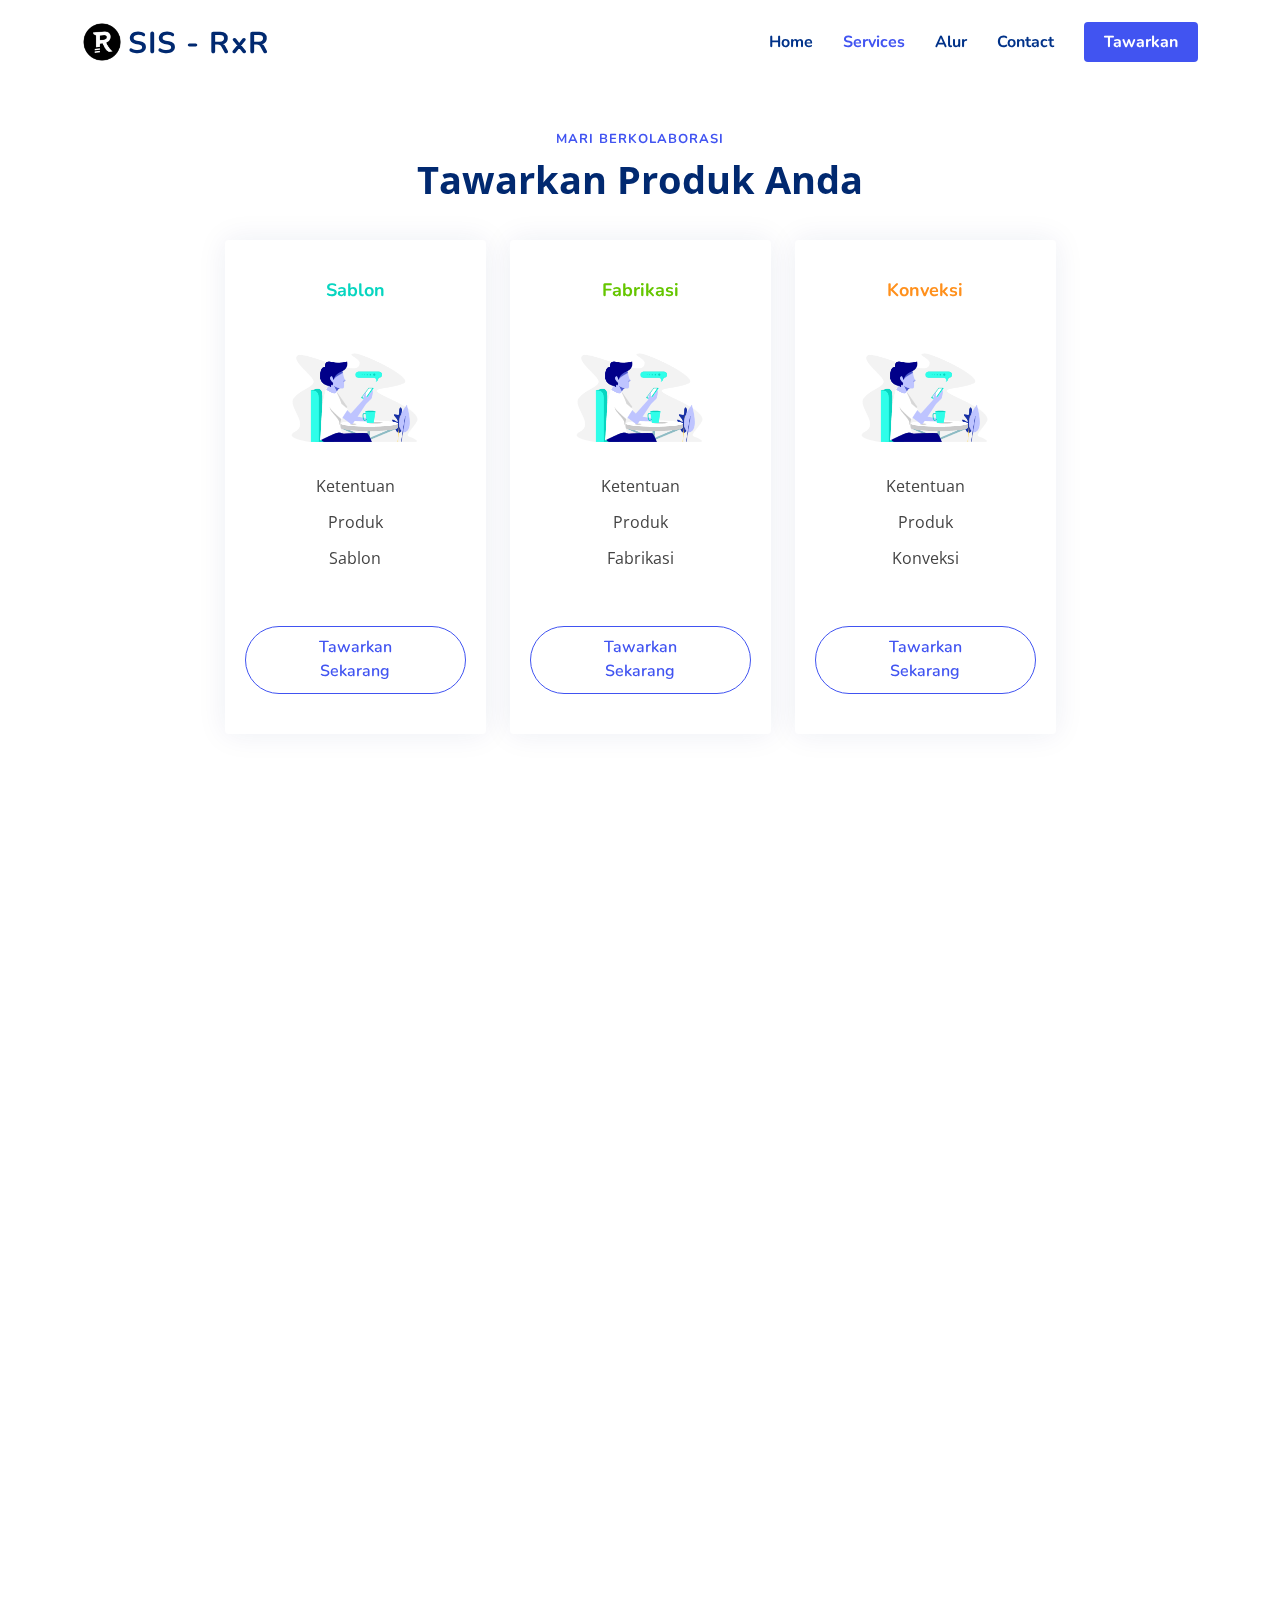
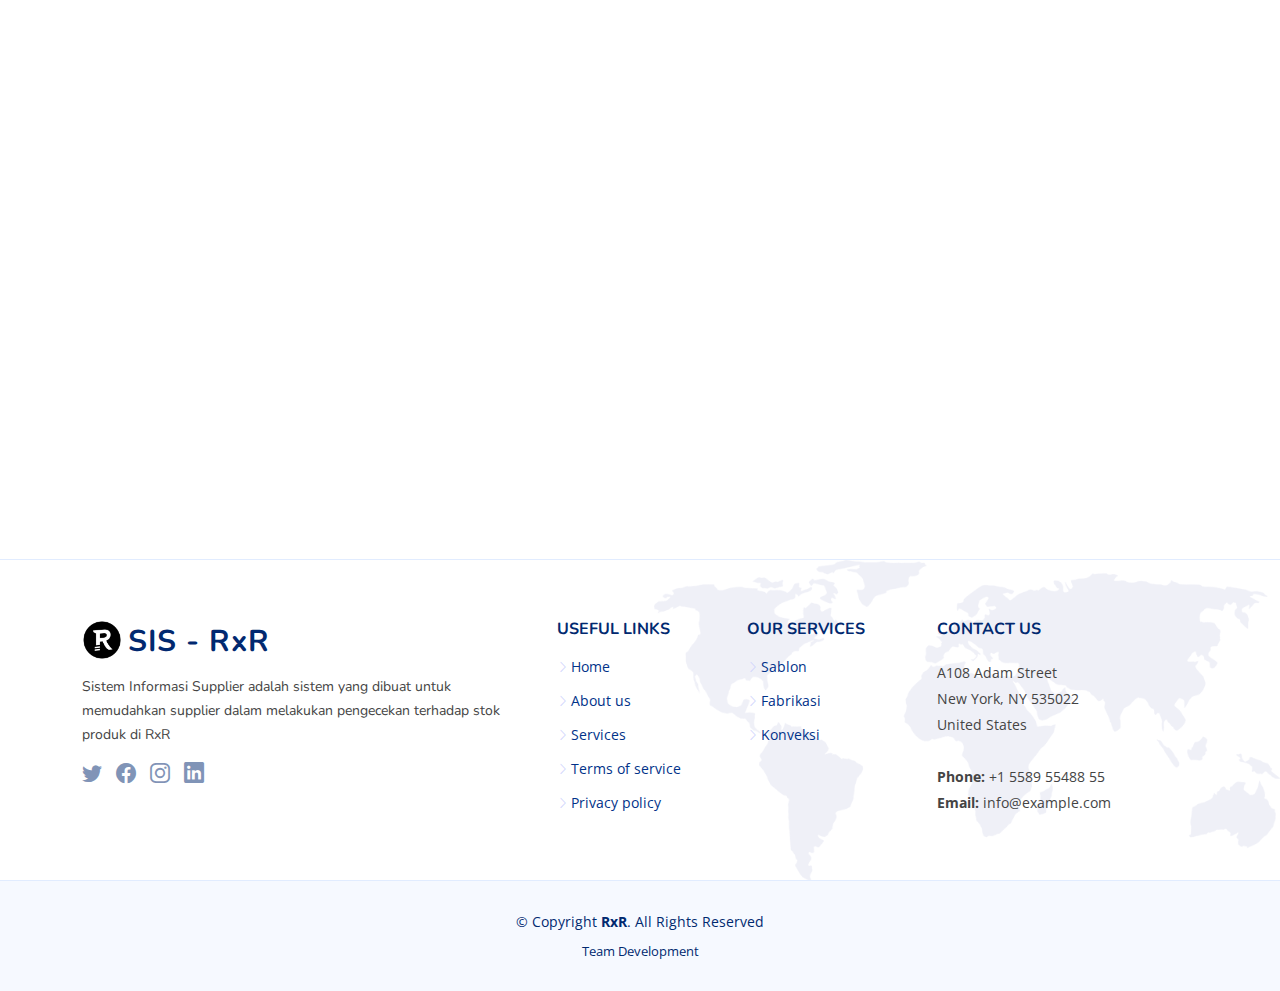
<file: tawarkan.html>
<!DOCTYPE html>
<html lang="en">

<head>
  <meta charset="utf-8">
  <meta content="width=device-width, initial-scale=1.0" name="viewport">

  <title>SIS - RxR</title>
  <meta content="" name="description">

  <meta content="" name="keywords">

  <!-- Favicons -->
  <link href="assets/img/t-logos.png" rel="icon">
  <link href="assets/img/t-logos.png" rel="apple-touch-icon">

  <!-- Google Fonts -->
  <link href="https://fonts.googleapis.com/css?family=Open+Sans:300,300i,400,400i,600,600i,700,700i|Nunito:300,300i,400,400i,600,600i,700,700i|Poppins:300,300i,400,400i,500,500i,600,600i,700,700i" rel="stylesheet">

  <!-- Vendor CSS Files -->
  <link href="assets/vendor/bootstrap/css/bootstrap.min.css" rel="stylesheet">
  <link href="assets/vendor/bootstrap-icons/bootstrap-icons.css" rel="stylesheet">
  <link href="assets/vendor/aos/aos.css" rel="stylesheet">
  <link href="assets/vendor/remixicon/remixicon.css" rel="stylesheet">
  <link href="assets/vendor/swiper/swiper-bundle.min.css" rel="stylesheet">
  <link href="assets/vendor/glightbox/css/glightbox.min.css" rel="stylesheet">

  <!-- Template Main CSS File -->
  <link href="assets/css/style.css" rel="stylesheet">

     <!-- ======= Header ======= -->
     <header id="header" class="header fixed-top">
        <div class="container-fluid container-xl d-flex align-items-center justify-content-between">
    
          <a href="index.html" class="logo d-flex align-items-center">
            <img src="assets/img/t-logos.png" alt="">
            <span>SIS - RxR</span>
          </a>
    
          <nav id="navbar" class="navbar">
            <ul>
              <li><a class="nav-link scrollto" href="index.html">Home</a></li>
              <li><a class="nav-link scrollto active" href="#pricing">Services</a></li>
              <li><a class="nav-link scrollto" href="#values">Alur</a></li>
              <!-- <li><a class="nav-link scrollto" href="#portfolio">Portfolio</a></li> -->
              <!-- <li><a class="nav-link scrollto" href="#team">Team</a></li> -->
              <!-- <li><a href="blog.html">Blog</a></li>
              <li class="dropdown"><a href="#"><span>Drop Down</span> <i class="bi bi-chevron-down"></i></a>
                  <ul>
                    <li><a href="#">Drop Down 1</a></li>
                    <li class="dropdown"><a href="#"><span>Deep Drop Down</span> <i class="bi bi-chevron-right"></i></a>
                      <ul>
                        <li><a href="#">Deep Drop Down 1</a></li>
                        <li><a href="#">Deep Drop Down 2</a></li>
                        <li><a href="#">Deep Drop Down 3</a></li>
                        <li><a href="#">Deep Drop Down 4</a></li>
                        <li><a href="#">Deep Drop Down 5</a></li>
                      </ul>
                    </li>
                    <li><a href="#">Drop Down 2</a></li>
                    <li><a href="#">Drop Down 3</a></li>
                    <li><a href="#">Drop Down 4</a></li>
                  </ul>
                </li> -->
                <li><a class="nav-link scrollto" href="#contact">Contact</a></li>
                <li><a class="getstarted scrollto" href="tawarkan.html">Tawarkan</a></li>
              </ul>
              <i class="bi bi-list mobile-nav-toggle"></i>
            </nav><!-- .navbar -->
          </div>
        </header><!-- End Header -->
    </head>
  <body>
      <main id="main">

        <!-- ======= Pricing Section ======= -->
        <section id="pricing" class="pricing">

        <div class="container" data-aos="fade-up">
            <br><br><br>
          <header class="section-header">
            <h2>Mari Berkolaborasi</h2>
            <p>Tawarkan Produk Anda</p>
          </header>
  
          <div class="row gy-4 justify-content-center" data-aos="fade-left">
            
            <div class="col-lg-3 col-md-6" data-aos="zoom-in" data-aos-delay="100">
              <div class="box">
                <h3 style="color: #07d5c0;">Sablon</h3>
                <!-- <div class="price"><sup>$</sup>0<span> / mo</span></div> -->
                <img src="assets/img/pricing-free.png" class="img-fluid" alt="">
                <ul>
                  <li>Ketentuan</li>
                  <li>Produk</li>
                  <li>Sablon</li>
                  <li class="na"></li>
                  <li class="na"></li>
                </ul>
                <a href="tawarkan-sablon.html" class="btn-buy">Tawarkan Sekarang</a>
              </div>
            </div>
  
            <div class="col-lg-3 col-md-6" data-aos="zoom-in" data-aos-delay="200">
              <div class="box">
                <!-- <span class="featured">Featured</span> -->
                <h3 style="color: #65c600;">Fabrikasi</h3>
                <!-- <div class="price"><sup>$</sup>19<span> / mo</span></div> -->
                <img src="assets/img/pricing-free.png" class="img-fluid" alt="">
                <ul>
                    <li>Ketentuan</li>
                    <li>Produk</li>
                    <li>Fabrikasi</li>
                    <li class="na"></li>
                    <li class="na"></li>
                </ul>
                <a href="tawarkan-fabrikasi.html" class="btn-buy">Tawarkan Sekarang</a>
              </div>
            </div>
  
            <div class="col-lg-3 col-md-6" data-aos="zoom-in" data-aos-delay="300">
              <div class="box">
                <h3 style="color: #ff901c;">Konveksi</h3>
                <!-- <div class="price"><sup>$</sup>29<span> / mo</span></div> -->
                <img src="assets/img/pricing-free.png" class="img-fluid" alt="">
                <ul>
                    <li>Ketentuan</li>
                    <li>Produk</li>
                    <li>Konveksi</li>
                    <li class="na"></li>
                    <li class="na"></li>
                </ul>
                <a href="tawarkan-konveksi.html" class="btn-buy">Tawarkan Sekarang</a>
              </div>
            </div>
          </div>
        </div>
  
      </section><!-- End Pricing Section -->

         <!-- ======= Values Section ======= -->
        <section id="values" class="values">

        <div class="container" data-aos="fade-up">
          <header class="section-header">
            <!-- <h2>Mari Berkolaborasi Dengan Kami</h2> -->
            <p>Alur Penawaran Produk</p>
          </header>
  
          <div class="row">
  
            <div class="col-lg-4">
              <div class="box" data-aos="fade-up" data-aos-delay="200">
                <img src="assets/img/values-1.png" class="img-fluid" alt="">
                <h3>Tawarkan Produk</h3>
                <p>Tawarkan produk anda kepada kami dengan mengisi form yang sudah disediakan sesuai dengan tipe produk</p>
              </div>
            </div>
  
            <div class="col-lg-4 mt-4 mt-lg-0">
              <div class="box" data-aos="fade-up" data-aos-delay="400">
                <img src="assets/img/values-2.png" class="img-fluid" alt="">
                <h3>Pemeriksaan Produk</h3>
                <p>Produk yang anda tawarkan akan diperiksa oleh tim admin dan perusahaan guna mencari kebutuhan yang diinginkan</p>
              </div>
            </div>
  
            <div class="col-lg-4 mt-4 mt-lg-0">
              <div class="box" data-aos="fade-up" data-aos-delay="600">
                <img src="assets/img/values-3.png" class="img-fluid" alt="">
                <h3>Verifikasi Produk</h3>
                <p>Supplier akan menerima pesan bahwa produk yang ditawarkan diterima oleh perusahaan atau tidak dengan mengirim email balasan</p>
              </div>
            </div>
  
          </div>
  
        </div>
  
      </section><!-- End Values Section -->

      <!-- ======= Contact Section ======= -->
    <section id="contact" class="contact">

        <div class="container" data-aos="fade-up">
  
          <header class="section-header">
            <h2>Mengalami Kendala?</h2>
            <p>Mari Berbincang</p>
          </header>
            
          <div class="row gy-4">
          <div class="col-lg-5 picture" data-aos="fade-right" data-aos-delay="100">
            <img src="assets/img/features-3.png" class="img-fluid p-4" alt="">
          </div>

            <div class="col-lg-6" style="margin: 50px 0 0px 85px;">
                
              <div class="row gy-4">
                <div class="col-md-6">
                  <div class="info-box">
                    <i class="bi bi-geo-alt"></i>
                    <h3>Address</h3>
                    <p>A108 Adam Street,<br>New York, NY 535022</p>
                  </div>
                </div>
                <div class="col-md-6">
                  <div class="info-box">
                    <i class="bi bi-telephone"></i>
                    <h3>Call Us</h3>
                    <p>+1 5589 55488 55<br>+1 6678 254445 41</p>
                  </div>
                </div>
                <div class="col-md-6">
                  <div class="info-box">
                    <i class="bi bi-envelope"></i>
                    <h3>Email Us</h3>
                    <p>info@example.com<br>contact@example.com</p>
                  </div>
                </div>
                <div class="col-md-6">
                  <div class="info-box">
                    <i class="bi bi-clock"></i>
                    <h3>Open Hours</h3>
                    <p>Monday - Friday<br>9:00AM - 05:00PM</p>
                  </div>
                </div>
              </div>
  
            </div>
          </div>
        </div>
        </section><!-- End Contact Section -->


      </main>
  </body>



   <!-- ======= Footer ======= -->
 <footer id="footer" class="footer">

    <!-- <div class="footer-newsletter">
      <div class="container">
        <div class="row justify-content-center">
          <div class="col-lg-12 text-center">
            <h4>Our Newsletter</h4>
            <p>Tamen quem nulla quae legam multos aute sint culpa legam noster magna</p>
          </div>
          <div class="col-lg-6">
            <form action="" method="post">
              <input type="email" name="email"><input type="submit" value="Subscribe">
            </form>
          </div>
        </div>
      </div>
    </div> -->
  
    <div class="footer-top">
      <div class="container">
        <div class="row gy-4">
          <div class="col-lg-5 col-md-12 footer-info">
            <a href="index.html" class="logo d-flex align-items-center">
              <img src="assets/img/t-logos.png" alt="">
              <span>SIS - RxR</span>
            </a>
            <p>Sistem Informasi Supplier adalah sistem yang dibuat untuk memudahkan supplier dalam melakukan pengecekan terhadap stok produk di RxR</p>
            <div class="social-links mt-3">
              <a href="#" class="twitter"><i class="bi bi-twitter"></i></a>
              <a href="#" class="facebook"><i class="bi bi-facebook"></i></a>
              <a href="#" class="instagram"><i class="bi bi-instagram bx bxl-instagram"></i></a>
              <a href="#" class="linkedin"><i class="bi bi-linkedin bx bxl-linkedin"></i></a>
            </div>
          </div>
  
          <div class="col-lg-2 col-6 footer-links">
            <h4>Useful Links</h4>
            <ul>
              <li><i class="bi bi-chevron-right"></i> <a href="#">Home</a></li>
              <li><i class="bi bi-chevron-right"></i> <a href="#">About us</a></li>
              <li><i class="bi bi-chevron-right"></i> <a href="#">Services</a></li>
              <li><i class="bi bi-chevron-right"></i> <a href="#">Terms of service</a></li>
              <li><i class="bi bi-chevron-right"></i> <a href="#">Privacy policy</a></li>
            </ul>
          </div>
  
          <div class="col-lg-2 col-6 footer-links">
            <h4>Our Services</h4>
            <ul>
              <li><i class="bi bi-chevron-right"></i> <a href="#">Sablon</a></li>
              <li><i class="bi bi-chevron-right"></i> <a href="#">Fabrikasi</a></li>
              <li><i class="bi bi-chevron-right"></i> <a href="#">Konveksi</a></li>
              <!-- <li><i class="bi bi-chevron-right"></i> <a href="#">Marketing</a></li>
              <li><i class="bi bi-chevron-right"></i> <a href="#">Graphic Design</a></li> -->
            </ul>
          </div>
  
          <div class="col-lg-3 col-md-12 footer-contact text-center text-md-start">
            <h4>Contact Us</h4>
            <p>
              A108 Adam Street <br>
              New York, NY 535022<br>
              United States <br><br>
              <strong>Phone:</strong> +1 5589 55488 55<br>
              <strong>Email:</strong> info@example.com<br>
            </p>
  
          </div>
  
        </div>
      </div>
    </div>
  
    <div class="container">
      <div class="copyright">
        &copy; Copyright <strong><span>RxR</span></strong>. All Rights Reserved
      </div>
      <div class="credits">
        Team Development</a>
      </div>
    </div>
  </footer><!-- End Footer -->
  
  <a href="#" class="back-to-top d-flex align-items-center justify-content-center"><i class="bi bi-arrow-up-short"></i></a>
  
  <!-- Vendor JS Files -->
  <script src="assets/vendor/bootstrap/js/bootstrap.bundle.js"></script>
  <script src="assets/vendor/aos/aos.js"></script>
  <script src="assets/vendor/php-email-form/validate.js"></script>
  <script src="assets/vendor/swiper/swiper-bundle.min.js"></script>
  <script src="assets/vendor/purecounter/purecounter.js"></script>
  <script src="assets/vendor/isotope-layout/isotope.pkgd.min.js"></script>
  <script src="assets/vendor/glightbox/js/glightbox.min.js"></script>
  
  <!-- Template Main JS File -->
  <script src="assets/js/main.js"></script>
  </body>
  </html>
</file>
<file: Login_Form/vendor/daterangepicker/daterangepicker.css>
.daterangepicker {
  position: absolute;
  color: inherit;
  background-color: #fff;
  border-radius: 4px;
  width: 278px;
  padding: 4px;
  margin-top: 1px;
  top: 100px;
  left: 20px;
  /* Calendars */ }
  .daterangepicker:before, .daterangepicker:after {
    position: absolute;
    display: inline-block;
    border-bottom-color: rgba(0, 0, 0, 0.2);
    content: ''; }
  .daterangepicker:before {
    top: -7px;
    border-right: 7px solid transparent;
    border-left: 7px solid transparent;
    border-bottom: 7px solid #ccc; }
  .daterangepicker:after {
    top: -6px;
    border-right: 6px solid transparent;
    border-bottom: 6px solid #fff;
    border-left: 6px solid transparent; }
  .daterangepicker.opensleft:before {
    right: 9px; }
  .daterangepicker.opensleft:after {
    right: 10px; }
  .daterangepicker.openscenter:before {
    left: 0;
    right: 0;
    width: 0;
    margin-left: auto;
    margin-right: auto; }
  .daterangepicker.openscenter:after {
    left: 0;
    right: 0;
    width: 0;
    margin-left: auto;
    margin-right: auto; }
  .daterangepicker.opensright:before {
    left: 9px; }
  .daterangepicker.opensright:after {
    left: 10px; }
  .daterangepicker.dropup {
    margin-top: -5px; }
    .daterangepicker.dropup:before {
      top: initial;
      bottom: -7px;
      border-bottom: initial;
      border-top: 7px solid #ccc; }
    .daterangepicker.dropup:after {
      top: initial;
      bottom: -6px;
      border-bottom: initial;
      border-top: 6px solid #fff; }
  .daterangepicker.dropdown-menu {
    max-width: none;
    z-index: 3001; }
  .daterangepicker.single .ranges, .daterangepicker.single .calendar {
    float: none; }
  .daterangepicker.show-calendar .calendar {
    display: block; }
  .daterangepicker .calendar {
    display: none;
    max-width: 270px;
    margin: 4px; }
    .daterangepicker .calendar.single .calendar-table {
      border: none; }
    .daterangepicker .calendar th, .daterangepicker .calendar td {
      white-space: nowrap;
      text-align: center;
      min-width: 32px; }
  .daterangepicker .calendar-table {
    border: 1px solid #fff;
    padding: 4px;
    border-radius: 4px;
    background-color: #fff; }
  .daterangepicker table {
    width: 100%;
    margin: 0; }
  .daterangepicker td, .daterangepicker th {
    text-align: center;
    width: 20px;
    height: 20px;
    border-radius: 4px;
    border: 1px solid transparent;
    white-space: nowrap;
    cursor: pointer; }
    .daterangepicker td.available:hover, .daterangepicker th.available:hover {
      background-color: #eee;
      border-color: transparent;
      color: inherit; }
    .daterangepicker td.week, .daterangepicker th.week {
      font-size: 80%;
      color: #ccc; }
  .daterangepicker td.off, .daterangepicker td.off.in-range, .daterangepicker td.off.start-date, .daterangepicker td.off.end-date {
    background-color: #fff;
    border-color: transparent;
    color: #999; }
  .daterangepicker td.in-range {
    background-color: #ebf4f8;
    border-color: transparent;
    color: #000;
    border-radius: 0; }
  .daterangepicker td.start-date {
    border-radius: 4px 0 0 4px; }
  .daterangepicker td.end-date {
    border-radius: 0 4px 4px 0; }
  .daterangepicker td.start-date.end-date {
    border-radius: 4px; }
  .daterangepicker td.active, .daterangepicker td.active:hover {
    background-color: #357ebd;
    border-color: transparent;
    color: #fff; }
  .daterangepicker th.month {
    width: auto; }
  .daterangepicker td.disabled, .daterangepicker option.disabled {
    color: #999;
    cursor: not-allowed;
    text-decoration: line-through; }
  .daterangepicker select.monthselect, .daterangepicker select.yearselect {
    font-size: 12px;
    padding: 1px;
    height: auto;
    margin: 0;
    cursor: default; }
  .daterangepicker select.monthselect {
    margin-right: 2%;
    width: 56%; }
  .daterangepicker select.yearselect {
    width: 40%; }
  .daterangepicker select.hourselect, .daterangepicker select.minuteselect, .daterangepicker select.secondselect, .daterangepicker select.ampmselect {
    width: 50px;
    margin-bottom: 0; }
  .daterangepicker .input-mini {
    border: 1px solid #ccc;
    border-radius: 4px;
    color: #555;
    height: 30px;
    line-height: 30px;
    display: block;
    vertical-align: middle;
    margin: 0 0 5px 0;
    padding: 0 6px 0 28px;
    width: 100%; }
    .daterangepicker .input-mini.active {
      border: 1px solid #08c;
      border-radius: 4px; }
  .daterangepicker .daterangepicker_input {
    position: relative; }
    .daterangepicker .daterangepicker_input i {
      position: absolute;
      left: 8px;
      top: 8px; }
  .daterangepicker.rtl .input-mini {
    padding-right: 28px;
    padding-left: 6px; }
  .daterangepicker.rtl .daterangepicker_input i {
    left: auto;
    right: 8px; }
  .daterangepicker .calendar-time {
    text-align: center;
    margin: 5px auto;
    line-height: 30px;
    position: relative;
    padding-left: 28px; }
    .daterangepicker .calendar-time select.disabled {
      color: #ccc;
      cursor: not-allowed; }

.ranges {
  font-size: 11px;
  float: none;
  margin: 4px;
  text-align: left; }
  .ranges ul {
    list-style: none;
    margin: 0 auto;
    padding: 0;
    width: 100%; }
  .ranges li {
    font-size: 13px;
    background-color: #f5f5f5;
    border: 1px solid #f5f5f5;
    border-radius: 4px;
    color: #08c;
    padding: 3px 12px;
    margin-bottom: 8px;
    cursor: pointer; }
    .ranges li:hover {
      background-color: #08c;
      border: 1px solid #08c;
      color: #fff; }
    .ranges li.active {
      background-color: #08c;
      border: 1px solid #08c;
      color: #fff; }

/*  Larger Screen Styling */
@media (min-width: 564px) {
  .daterangepicker {
    width: auto; }
    .daterangepicker .ranges ul {
      width: 160px; }
    .daterangepicker.single .ranges ul {
      width: 100%; }
    .daterangepicker.single .calendar.left {
      clear: none; }
    .daterangepicker.single.ltr .ranges, .daterangepicker.single.ltr .calendar {
      float: left; }
    .daterangepicker.single.rtl .ranges, .daterangepicker.single.rtl .calendar {
      float: right; }
    .daterangepicker.ltr {
      direction: ltr;
      text-align: left; }
      .daterangepicker.ltr .calendar.left {
        clear: left;
        margin-right: 0; }
        .daterangepicker.ltr .calendar.left .calendar-table {
          border-right: none;
          border-top-right-radius: 0;
          border-bottom-right-radius: 0; }
      .daterangepicker.ltr .calendar.right {
        margin-left: 0; }
        .daterangepicker.ltr .calendar.right .calendar-table {
          border-left: none;
          border-top-left-radius: 0;
          border-bottom-left-radius: 0; }
      .daterangepicker.ltr .left .daterangepicker_input {
        padding-right: 12px; }
      .daterangepicker.ltr .calendar.left .calendar-table {
        padding-right: 12px; }
      .daterangepicker.ltr .ranges, .daterangepicker.ltr .calendar {
        float: left; }
    .daterangepicker.rtl {
      direction: rtl;
      text-align: right; }
      .daterangepicker.rtl .calendar.left {
        clear: right;
        margin-left: 0; }
        .daterangepicker.rtl .calendar.left .calendar-table {
          border-left: none;
          border-top-left-radius: 0;
          border-bottom-left-radius: 0; }
      .daterangepicker.rtl .calendar.right {
        margin-right: 0; }
        .daterangepicker.rtl .calendar.right .calendar-table {
          border-right: none;
          border-top-right-radius: 0;
          border-bottom-right-radius: 0; }
      .daterangepicker.rtl .left .daterangepicker_input {
        padding-left: 12px; }
      .daterangepicker.rtl .calendar.left .calendar-table {
        padding-left: 12px; }
      .daterangepicker.rtl .ranges, .daterangepicker.rtl .calendar {
        text-align: right;
        float: right; } }
@media (min-width: 730px) {
  .daterangepicker .ranges {
    width: auto; }
  .daterangepicker.ltr .ranges {
    float: left; }
  .daterangepicker.rtl .ranges {
    float: right; }
  .daterangepicker .calendar.left {
    clear: none !important; } }
</file>
<file: Login_Form/css/util.css>
/*[ FONT SIZE ]
///////////////////////////////////////////////////////////
*/
.fs-1 {font-size: 1px;}
.fs-2 {font-size: 2px;}
.fs-3 {font-size: 3px;}
.fs-4 {font-size: 4px;}
.fs-5 {font-size: 5px;}
.fs-6 {font-size: 6px;}
.fs-7 {font-size: 7px;}
.fs-8 {font-size: 8px;}
.fs-9 {font-size: 9px;}
.fs-10 {font-size: 10px;}
.fs-11 {font-size: 11px;}
.fs-12 {font-size: 12px;}
.fs-13 {font-size: 13px;}
.fs-14 {font-size: 14px;}
.fs-15 {font-size: 15px;}
.fs-16 {font-size: 16px;}
.fs-17 {font-size: 17px;}
.fs-18 {font-size: 18px;}
.fs-19 {font-size: 19px;}
.fs-20 {font-size: 20px;}
.fs-21 {font-size: 21px;}
.fs-22 {font-size: 22px;}
.fs-23 {font-size: 23px;}
.fs-24 {font-size: 24px;}
.fs-25 {font-size: 25px;}
.fs-26 {font-size: 26px;}
.fs-27 {font-size: 27px;}
.fs-28 {font-size: 28px;}
.fs-29 {font-size: 29px;}
.fs-30 {font-size: 30px;}
.fs-31 {font-size: 31px;}
.fs-32 {font-size: 32px;}
.fs-33 {font-size: 33px;}
.fs-34 {font-size: 34px;}
.fs-35 {font-size: 35px;}
.fs-36 {font-size: 36px;}
.fs-37 {font-size: 37px;}
.fs-38 {font-size: 38px;}
.fs-39 {font-size: 39px;}
.fs-40 {font-size: 40px;}
.fs-41 {font-size: 41px;}
.fs-42 {font-size: 42px;}
.fs-43 {font-size: 43px;}
.fs-44 {font-size: 44px;}
.fs-45 {font-size: 45px;}
.fs-46 {font-size: 46px;}
.fs-47 {font-size: 47px;}
.fs-48 {font-size: 48px;}
.fs-49 {font-size: 49px;}
.fs-50 {font-size: 50px;}
.fs-51 {font-size: 51px;}
.fs-52 {font-size: 52px;}
.fs-53 {font-size: 53px;}
.fs-54 {font-size: 54px;}
.fs-55 {font-size: 55px;}
.fs-56 {font-size: 56px;}
.fs-57 {font-size: 57px;}
.fs-58 {font-size: 58px;}
.fs-59 {font-size: 59px;}
.fs-60 {font-size: 60px;}
.fs-61 {font-size: 61px;}
.fs-62 {font-size: 62px;}
.fs-63 {font-size: 63px;}
.fs-64 {font-size: 64px;}
.fs-65 {font-size: 65px;}
.fs-66 {font-size: 66px;}
.fs-67 {font-size: 67px;}
.fs-68 {font-size: 68px;}
.fs-69 {font-size: 69px;}
.fs-70 {font-size: 70px;}
.fs-71 {font-size: 71px;}
.fs-72 {font-size: 72px;}
.fs-73 {font-size: 73px;}
.fs-74 {font-size: 74px;}
.fs-75 {font-size: 75px;}
.fs-76 {font-size: 76px;}
.fs-77 {font-size: 77px;}
.fs-78 {font-size: 78px;}
.fs-79 {font-size: 79px;}
.fs-80 {font-size: 80px;}
.fs-81 {font-size: 81px;}
.fs-82 {font-size: 82px;}
.fs-83 {font-size: 83px;}
.fs-84 {font-size: 84px;}
.fs-85 {font-size: 85px;}
.fs-86 {font-size: 86px;}
.fs-87 {font-size: 87px;}
.fs-88 {font-size: 88px;}
.fs-89 {font-size: 89px;}
.fs-90 {font-size: 90px;}
.fs-91 {font-size: 91px;}
.fs-92 {font-size: 92px;}
.fs-93 {font-size: 93px;}
.fs-94 {font-size: 94px;}
.fs-95 {font-size: 95px;}
.fs-96 {font-size: 96px;}
.fs-97 {font-size: 97px;}
.fs-98 {font-size: 98px;}
.fs-99 {font-size: 99px;}
.fs-100 {font-size: 100px;}
.fs-101 {font-size: 101px;}
.fs-102 {font-size: 102px;}
.fs-103 {font-size: 103px;}
.fs-104 {font-size: 104px;}
.fs-105 {font-size: 105px;}
.fs-106 {font-size: 106px;}
.fs-107 {font-size: 107px;}
.fs-108 {font-size: 108px;}
.fs-109 {font-size: 109px;}
.fs-110 {font-size: 110px;}
.fs-111 {font-size: 111px;}
.fs-112 {font-size: 112px;}
.fs-113 {font-size: 113px;}
.fs-114 {font-size: 114px;}
.fs-115 {font-size: 115px;}
.fs-116 {font-size: 116px;}
.fs-117 {font-size: 117px;}
.fs-118 {font-size: 118px;}
.fs-119 {font-size: 119px;}
.fs-120 {font-size: 120px;}
.fs-121 {font-size: 121px;}
.fs-122 {font-size: 122px;}
.fs-123 {font-size: 123px;}
.fs-124 {font-size: 124px;}
.fs-125 {font-size: 125px;}
.fs-126 {font-size: 126px;}
.fs-127 {font-size: 127px;}
.fs-128 {font-size: 128px;}
.fs-129 {font-size: 129px;}
.fs-130 {font-size: 130px;}
.fs-131 {font-size: 131px;}
.fs-132 {font-size: 132px;}
.fs-133 {font-size: 133px;}
.fs-134 {font-size: 134px;}
.fs-135 {font-size: 135px;}
.fs-136 {font-size: 136px;}
.fs-137 {font-size: 137px;}
.fs-138 {font-size: 138px;}
.fs-139 {font-size: 139px;}
.fs-140 {font-size: 140px;}
.fs-141 {font-size: 141px;}
.fs-142 {font-size: 142px;}
.fs-143 {font-size: 143px;}
.fs-144 {font-size: 144px;}
.fs-145 {font-size: 145px;}
.fs-146 {font-size: 146px;}
.fs-147 {font-size: 147px;}
.fs-148 {font-size: 148px;}
.fs-149 {font-size: 149px;}
.fs-150 {font-size: 150px;}
.fs-151 {font-size: 151px;}
.fs-152 {font-size: 152px;}
.fs-153 {font-size: 153px;}
.fs-154 {font-size: 154px;}
.fs-155 {font-size: 155px;}
.fs-156 {font-size: 156px;}
.fs-157 {font-size: 157px;}
.fs-158 {font-size: 158px;}
.fs-159 {font-size: 159px;}
.fs-160 {font-size: 160px;}
.fs-161 {font-size: 161px;}
.fs-162 {font-size: 162px;}
.fs-163 {font-size: 163px;}
.fs-164 {font-size: 164px;}
.fs-165 {font-size: 165px;}
.fs-166 {font-size: 166px;}
.fs-167 {font-size: 167px;}
.fs-168 {font-size: 168px;}
.fs-169 {font-size: 169px;}
.fs-170 {font-size: 170px;}
.fs-171 {font-size: 171px;}
.fs-172 {font-size: 172px;}
.fs-173 {font-size: 173px;}
.fs-174 {font-size: 174px;}
.fs-175 {font-size: 175px;}
.fs-176 {font-size: 176px;}
.fs-177 {font-size: 177px;}
.fs-178 {font-size: 178px;}
.fs-179 {font-size: 179px;}
.fs-180 {font-size: 180px;}
.fs-181 {font-size: 181px;}
.fs-182 {font-size: 182px;}
.fs-183 {font-size: 183px;}
.fs-184 {font-size: 184px;}
.fs-185 {font-size: 185px;}
.fs-186 {font-size: 186px;}
.fs-187 {font-size: 187px;}
.fs-188 {font-size: 188px;}
.fs-189 {font-size: 189px;}
.fs-190 {font-size: 190px;}
.fs-191 {font-size: 191px;}
.fs-192 {font-size: 192px;}
.fs-193 {font-size: 193px;}
.fs-194 {font-size: 194px;}
.fs-195 {font-size: 195px;}
.fs-196 {font-size: 196px;}
.fs-197 {font-size: 197px;}
.fs-198 {font-size: 198px;}
.fs-199 {font-size: 199px;}
.fs-200 {font-size: 200px;}

/*[ PADDING ]
///////////////////////////////////////////////////////////
*/
.p-t-0 {padding-top: 0px;}
.p-t-1 {padding-top: 1px;}
.p-t-2 {padding-top: 2px;}
.p-t-3 {padding-top: 3px;}
.p-t-4 {padding-top: 4px;}
.p-t-5 {padding-top: 5px;}
.p-t-6 {padding-top: 6px;}
.p-t-7 {padding-top: 7px;}
.p-t-8 {padding-top: 8px;}
.p-t-9 {padding-top: 9px;}
.p-t-10 {padding-top: 10px;}
.p-t-11 {padding-top: 11px;}
.p-t-12 {padding-top: 12px;}
.p-t-13 {padding-top: 13px;}
.p-t-14 {padding-top: 14px;}
.p-t-15 {padding-top: 15px;}
.p-t-16 {padding-top: 16px;}
.p-t-17 {padding-top: 17px;}
.p-t-18 {padding-top: 18px;}
.p-t-19 {padding-top: 19px;}
.p-t-20 {padding-top: 20px;}
.p-t-21 {padding-top: 21px;}
.p-t-22 {padding-top: 22px;}
.p-t-23 {padding-top: 23px;}
.p-t-24 {padding-top: 24px;}
.p-t-25 {padding-top: 25px;}
.p-t-26 {padding-top: 26px;}
.p-t-27 {padding-top: 27px;}
.p-t-28 {padding-top: 28px;}
.p-t-29 {padding-top: 29px;}
.p-t-30 {padding-top: 30px;}
.p-t-31 {padding-top: 31px;}
.p-t-32 {padding-top: 32px;}
.p-t-33 {padding-top: 33px;}
.p-t-34 {padding-top: 34px;}
.p-t-35 {padding-top: 35px;}
.p-t-36 {padding-top: 36px;}
.p-t-37 {padding-top: 37px;}
.p-t-38 {padding-top: 38px;}
.p-t-39 {padding-top: 39px;}
.p-t-40 {padding-top: 40px;}
.p-t-41 {padding-top: 41px;}
.p-t-42 {padding-top: 42px;}
.p-t-43 {padding-top: 43px;}
.p-t-44 {padding-top: 44px;}
.p-t-45 {padding-top: 45px;}
.p-t-46 {padding-top: 46px;}
.p-t-47 {padding-top: 47px;}
.p-t-48 {padding-top: 48px;}
.p-t-49 {padding-top: 49px;}
.p-t-50 {padding-top: 50px;}
.p-t-51 {padding-top: 51px;}
.p-t-52 {padding-top: 52px;}
.p-t-53 {padding-top: 53px;}
.p-t-54 {padding-top: 54px;}
.p-t-55 {padding-top: 55px;}
.p-t-56 {padding-top: 56px;}
.p-t-57 {padding-top: 57px;}
.p-t-58 {padding-top: 58px;}
.p-t-59 {padding-top: 59px;}
.p-t-60 {padding-top: 60px;}
.p-t-61 {padding-top: 61px;}
.p-t-62 {padding-top: 62px;}
.p-t-63 {padding-top: 63px;}
.p-t-64 {padding-top: 64px;}
.p-t-65 {padding-top: 65px;}
.p-t-66 {padding-top: 66px;}
.p-t-67 {padding-top: 67px;}
.p-t-68 {padding-top: 68px;}
.p-t-69 {padding-top: 69px;}
.p-t-70 {padding-top: 70px;}
.p-t-71 {padding-top: 71px;}
.p-t-72 {padding-top: 72px;}
.p-t-73 {padding-top: 73px;}
.p-t-74 {padding-top: 74px;}
.p-t-75 {padding-top: 75px;}
.p-t-76 {padding-top: 76px;}
.p-t-77 {padding-top: 77px;}
.p-t-78 {padding-top: 78px;}
.p-t-79 {padding-top: 79px;}
.p-t-80 {padding-top: 80px;}
.p-t-81 {padding-top: 81px;}
.p-t-82 {padding-top: 82px;}
.p-t-83 {padding-top: 83px;}
.p-t-84 {padding-top: 84px;}
.p-t-85 {padding-top: 85px;}
.p-t-86 {padding-top: 86px;}
.p-t-87 {padding-top: 87px;}
.p-t-88 {padding-top: 88px;}
.p-t-89 {padding-top: 89px;}
.p-t-90 {padding-top: 90px;}
.p-t-91 {padding-top: 91px;}
.p-t-92 {padding-top: 92px;}
.p-t-93 {padding-top: 93px;}
.p-t-94 {padding-top: 94px;}
.p-t-95 {padding-top: 95px;}
.p-t-96 {padding-top: 96px;}
.p-t-97 {padding-top: 97px;}
.p-t-98 {padding-top: 98px;}
.p-t-99 {padding-top: 99px;}
.p-t-100 {padding-top: 100px;}
.p-t-101 {padding-top: 101px;}
.p-t-102 {padding-top: 102px;}
.p-t-103 {padding-top: 103px;}
.p-t-104 {padding-top: 104px;}
.p-t-105 {padding-top: 105px;}
.p-t-106 {padding-top: 106px;}
.p-t-107 {padding-top: 107px;}
.p-t-108 {padding-top: 108px;}
.p-t-109 {padding-top: 109px;}
.p-t-110 {padding-top: 110px;}
.p-t-111 {padding-top: 111px;}
.p-t-112 {padding-top: 112px;}
.p-t-113 {padding-top: 113px;}
.p-t-114 {padding-top: 114px;}
.p-t-115 {padding-top: 115px;}
.p-t-116 {padding-top: 116px;}
.p-t-117 {padding-top: 117px;}
.p-t-118 {padding-top: 118px;}
.p-t-119 {padding-top: 119px;}
.p-t-120 {padding-top: 120px;}
.p-t-121 {padding-top: 121px;}
.p-t-122 {padding-top: 122px;}
.p-t-123 {padding-top: 123px;}
.p-t-124 {padding-top: 124px;}
.p-t-125 {padding-top: 125px;}
.p-t-126 {padding-top: 126px;}
.p-t-127 {padding-top: 127px;}
.p-t-128 {padding-top: 128px;}
.p-t-129 {padding-top: 129px;}
.p-t-130 {padding-top: 130px;}
.p-t-131 {padding-top: 131px;}
.p-t-132 {padding-top: 132px;}
.p-t-133 {padding-top: 133px;}
.p-t-134 {padding-top: 134px;}
.p-t-135 {padding-top: 135px;}
.p-t-136 {padding-top: 136px;}
.p-t-137 {padding-top: 137px;}
.p-t-138 {padding-top: 138px;}
.p-t-139 {padding-top: 139px;}
.p-t-140 {padding-top: 140px;}
.p-t-141 {padding-top: 141px;}
.p-t-142 {padding-top: 142px;}
.p-t-143 {padding-top: 143px;}
.p-t-144 {padding-top: 144px;}
.p-t-145 {padding-top: 145px;}
.p-t-146 {padding-top: 146px;}
.p-t-147 {padding-top: 147px;}
.p-t-148 {padding-top: 148px;}
.p-t-149 {padding-top: 149px;}
.p-t-150 {padding-top: 150px;}
.p-t-151 {padding-top: 151px;}
.p-t-152 {padding-top: 152px;}
.p-t-153 {padding-top: 153px;}
.p-t-154 {padding-top: 154px;}
.p-t-155 {padding-top: 155px;}
.p-t-156 {padding-top: 156px;}
.p-t-157 {padding-top: 157px;}
.p-t-158 {padding-top: 158px;}
.p-t-159 {padding-top: 159px;}
.p-t-160 {padding-top: 160px;}
.p-t-161 {padding-top: 161px;}
.p-t-162 {padding-top: 162px;}
.p-t-163 {padding-top: 163px;}
.p-t-164 {padding-top: 164px;}
.p-t-165 {padding-top: 165px;}
.p-t-166 {padding-top: 166px;}
.p-t-167 {padding-top: 167px;}
.p-t-168 {padding-top: 168px;}
.p-t-169 {padding-top: 169px;}
.p-t-170 {padding-top: 170px;}
.p-t-171 {padding-top: 171px;}
.p-t-172 {padding-top: 172px;}
.p-t-173 {padding-top: 173px;}
.p-t-174 {padding-top: 174px;}
.p-t-175 {padding-top: 175px;}
.p-t-176 {padding-top: 176px;}
.p-t-177 {padding-top: 177px;}
.p-t-178 {padding-top: 178px;}
.p-t-179 {padding-top: 179px;}
.p-t-180 {padding-top: 180px;}
.p-t-181 {padding-top: 181px;}
.p-t-182 {padding-top: 182px;}
.p-t-183 {padding-top: 183px;}
.p-t-184 {padding-top: 184px;}
.p-t-185 {padding-top: 185px;}
.p-t-186 {padding-top: 186px;}
.p-t-187 {padding-top: 187px;}
.p-t-188 {padding-top: 188px;}
.p-t-189 {padding-top: 189px;}
.p-t-190 {padding-top: 190px;}
.p-t-191 {padding-top: 191px;}
.p-t-192 {padding-top: 192px;}
.p-t-193 {padding-top: 193px;}
.p-t-194 {padding-top: 194px;}
.p-t-195 {padding-top: 195px;}
.p-t-196 {padding-top: 196px;}
.p-t-197 {padding-top: 197px;}
.p-t-198 {padding-top: 198px;}
.p-t-199 {padding-top: 199px;}
.p-t-200 {padding-top: 200px;}
.p-t-201 {padding-top: 201px;}
.p-t-202 {padding-top: 202px;}
.p-t-203 {padding-top: 203px;}
.p-t-204 {padding-top: 204px;}
.p-t-205 {padding-top: 205px;}
.p-t-206 {padding-top: 206px;}
.p-t-207 {padding-top: 207px;}
.p-t-208 {padding-top: 208px;}
.p-t-209 {padding-top: 209px;}
.p-t-210 {padding-top: 210px;}
.p-t-211 {padding-top: 211px;}
.p-t-212 {padding-top: 212px;}
.p-t-213 {padding-top: 213px;}
.p-t-214 {padding-top: 214px;}
.p-t-215 {padding-top: 215px;}
.p-t-216 {padding-top: 216px;}
.p-t-217 {padding-top: 217px;}
.p-t-218 {padding-top: 218px;}
.p-t-219 {padding-top: 219px;}
.p-t-220 {padding-top: 220px;}
.p-t-221 {padding-top: 221px;}
.p-t-222 {padding-top: 222px;}
.p-t-223 {padding-top: 223px;}
.p-t-224 {padding-top: 224px;}
.p-t-225 {padding-top: 225px;}
.p-t-226 {padding-top: 226px;}
.p-t-227 {padding-top: 227px;}
.p-t-228 {padding-top: 228px;}
.p-t-229 {padding-top: 229px;}
.p-t-230 {padding-top: 230px;}
.p-t-231 {padding-top: 231px;}
.p-t-232 {padding-top: 232px;}
.p-t-233 {padding-top: 233px;}
.p-t-234 {padding-top: 234px;}
.p-t-235 {padding-top: 235px;}
.p-t-236 {padding-top: 236px;}
.p-t-237 {padding-top: 237px;}
.p-t-238 {padding-top: 238px;}
.p-t-239 {padding-top: 239px;}
.p-t-240 {padding-top: 240px;}
.p-t-241 {padding-top: 241px;}
.p-t-242 {padding-top: 242px;}
.p-t-243 {padding-top: 243px;}
.p-t-244 {padding-top: 244px;}
.p-t-245 {padding-top: 245px;}
.p-t-246 {padding-top: 246px;}
.p-t-247 {padding-top: 247px;}
.p-t-248 {padding-top: 248px;}
.p-t-249 {padding-top: 249px;}
.p-t-250 {padding-top: 250px;}
.p-b-0 {padding-bottom: 0px;}
.p-b-1 {padding-bottom: 1px;}
.p-b-2 {padding-bottom: 2px;}
.p-b-3 {padding-bottom: 3px;}
.p-b-4 {padding-bottom: 4px;}
.p-b-5 {padding-bottom: 5px;}
.p-b-6 {padding-bottom: 6px;}
.p-b-7 {padding-bottom: 7px;}
.p-b-8 {padding-bottom: 8px;}
.p-b-9 {padding-bottom: 9px;}
.p-b-10 {padding-bottom: 10px;}
.p-b-11 {padding-bottom: 11px;}
.p-b-12 {padding-bottom: 12px;}
.p-b-13 {padding-bottom: 13px;}
.p-b-14 {padding-bottom: 14px;}
.p-b-15 {padding-bottom: 15px;}
.p-b-16 {padding-bottom: 16px;}
.p-b-17 {padding-bottom: 17px;}
.p-b-18 {padding-bottom: 18px;}
.p-b-19 {padding-bottom: 19px;}
.p-b-20 {padding-bottom: 20px;}
.p-b-21 {padding-bottom: 21px;}
.p-b-22 {padding-bottom: 22px;}
.p-b-23 {padding-bottom: 23px;}
.p-b-24 {padding-bottom: 24px;}
.p-b-25 {padding-bottom: 25px;}
.p-b-26 {padding-bottom: 26px;}
.p-b-27 {padding-bottom: 27px;}
.p-b-28 {padding-bottom: 28px;}
.p-b-29 {padding-bottom: 29px;}
.p-b-30 {padding-bottom: 30px;}
.p-b-31 {padding-bottom: 31px;}
.p-b-32 {padding-bottom: 32px;}
.p-b-33 {padding-bottom: 33px;}
.p-b-34 {padding-bottom: 34px;}
.p-b-35 {padding-bottom: 35px;}
.p-b-36 {padding-bottom: 36px;}
.p-b-37 {padding-bottom: 37px;}
.p-b-38 {padding-bottom: 38px;}
.p-b-39 {padding-bottom: 39px;}
.p-b-40 {padding-bottom: 40px;}
.p-b-41 {padding-bottom: 41px;}
.p-b-42 {padding-bottom: 42px;}
.p-b-43 {padding-bottom: 43px;}
.p-b-44 {padding-bottom: 44px;}
.p-b-45 {padding-bottom: 45px;}
.p-b-46 {padding-bottom: 46px;}
.p-b-47 {padding-bottom: 47px;}
.p-b-48 {padding-bottom: 48px;}
.p-b-49 {padding-bottom: 49px;}
.p-b-50 {padding-bottom: 50px;}
.p-b-51 {padding-bottom: 51px;}
.p-b-52 {padding-bottom: 52px;}
.p-b-53 {padding-bottom: 53px;}
.p-b-54 {padding-bottom: 54px;}
.p-b-55 {padding-bottom: 55px;}
.p-b-56 {padding-bottom: 56px;}
.p-b-57 {padding-bottom: 57px;}
.p-b-58 {padding-bottom: 58px;}
.p-b-59 {padding-bottom: 59px;}
.p-b-60 {padding-bottom: 60px;}
.p-b-61 {padding-bottom: 61px;}
.p-b-62 {padding-bottom: 62px;}
.p-b-63 {padding-bottom: 63px;}
.p-b-64 {padding-bottom: 64px;}
.p-b-65 {padding-bottom: 65px;}
.p-b-66 {padding-bottom: 66px;}
.p-b-67 {padding-bottom: 67px;}
.p-b-68 {padding-bottom: 68px;}
.p-b-69 {padding-bottom: 69px;}
.p-b-70 {padding-bottom: 70px;}
.p-b-71 {padding-bottom: 71px;}
.p-b-72 {padding-bottom: 72px;}
.p-b-73 {padding-bottom: 73px;}
.p-b-74 {padding-bottom: 74px;}
.p-b-75 {padding-bottom: 75px;}
.p-b-76 {padding-bottom: 76px;}
.p-b-77 {padding-bottom: 77px;}
.p-b-78 {padding-bottom: 78px;}
.p-b-79 {padding-bottom: 79px;}
.p-b-80 {padding-bottom: 80px;}
.p-b-81 {padding-bottom: 81px;}
.p-b-82 {padding-bottom: 82px;}
.p-b-83 {padding-bottom: 83px;}
.p-b-84 {padding-bottom: 84px;}
.p-b-85 {padding-bottom: 85px;}
.p-b-86 {padding-bottom: 86px;}
.p-b-87 {padding-bottom: 87px;}
.p-b-88 {padding-bottom: 88px;}
.p-b-89 {padding-bottom: 89px;}
.p-b-90 {padding-bottom: 90px;}
.p-b-91 {padding-bottom: 91px;}
.p-b-92 {padding-bottom: 92px;}
.p-b-93 {padding-bottom: 93px;}
.p-b-94 {padding-bottom: 94px;}
.p-b-95 {padding-bottom: 95px;}
.p-b-96 {padding-bottom: 96px;}
.p-b-97 {padding-bottom: 97px;}
.p-b-98 {padding-bottom: 98px;}
.p-b-99 {padding-bottom: 99px;}
.p-b-100 {padding-bottom: 100px;}
.p-b-101 {padding-bottom: 101px;}
.p-b-102 {padding-bottom: 102px;}
.p-b-103 {padding-bottom: 103px;}
.p-b-104 {padding-bottom: 104px;}
.p-b-105 {padding-bottom: 105px;}
.p-b-106 {padding-bottom: 106px;}
.p-b-107 {padding-bottom: 107px;}
.p-b-108 {padding-bottom: 108px;}
.p-b-109 {padding-bottom: 109px;}
.p-b-110 {padding-bottom: 110px;}
.p-b-111 {padding-bottom: 111px;}
.p-b-112 {padding-bottom: 112px;}
.p-b-113 {padding-bottom: 113px;}
.p-b-114 {padding-bottom: 114px;}
.p-b-115 {padding-bottom: 115px;}
.p-b-116 {padding-bottom: 116px;}
.p-b-117 {padding-bottom: 117px;}
.p-b-118 {padding-bottom: 118px;}
.p-b-119 {padding-bottom: 119px;}
.p-b-120 {padding-bottom: 120px;}
.p-b-121 {padding-bottom: 121px;}
.p-b-122 {padding-bottom: 122px;}
.p-b-123 {padding-bottom: 123px;}
.p-b-124 {padding-bottom: 124px;}
.p-b-125 {padding-bottom: 125px;}
.p-b-126 {padding-bottom: 126px;}
.p-b-127 {padding-bottom: 127px;}
.p-b-128 {padding-bottom: 128px;}
.p-b-129 {padding-bottom: 129px;}
.p-b-130 {padding-bottom: 130px;}
.p-b-131 {padding-bottom: 131px;}
.p-b-132 {padding-bottom: 132px;}
.p-b-133 {padding-bottom: 133px;}
.p-b-134 {padding-bottom: 134px;}
.p-b-135 {padding-bottom: 135px;}
.p-b-136 {padding-bottom: 136px;}
.p-b-137 {padding-bottom: 137px;}
.p-b-138 {padding-bottom: 138px;}
.p-b-139 {padding-bottom: 139px;}
.p-b-140 {padding-bottom: 140px;}
.p-b-141 {padding-bottom: 141px;}
.p-b-142 {padding-bottom: 142px;}
.p-b-143 {padding-bottom: 143px;}
.p-b-144 {padding-bottom: 144px;}
.p-b-145 {padding-bottom: 145px;}
.p-b-146 {padding-bottom: 146px;}
.p-b-147 {padding-bottom: 147px;}
.p-b-148 {padding-bottom: 148px;}
.p-b-149 {padding-bottom: 149px;}
.p-b-150 {padding-bottom: 150px;}
.p-b-151 {padding-bottom: 151px;}
.p-b-152 {padding-bottom: 152px;}
.p-b-153 {padding-bottom: 153px;}
.p-b-154 {padding-bottom: 154px;}
.p-b-155 {padding-bottom: 155px;}
.p-b-156 {padding-bottom: 156px;}
.p-b-157 {padding-bottom: 157px;}
.p-b-158 {padding-bottom: 158px;}
.p-b-159 {padding-bottom: 159px;}
.p-b-160 {padding-bottom: 160px;}
.p-b-161 {padding-bottom: 161px;}
.p-b-162 {padding-bottom: 162px;}
.p-b-163 {padding-bottom: 163px;}
.p-b-164 {padding-bottom: 164px;}
.p-b-165 {padding-bottom: 165px;}
.p-b-166 {padding-bottom: 166px;}
.p-b-167 {padding-bottom: 167px;}
.p-b-168 {padding-bottom: 168px;}
.p-b-169 {padding-bottom: 169px;}
.p-b-170 {padding-bottom: 170px;}
.p-b-171 {padding-bottom: 171px;}
.p-b-172 {padding-bottom: 172px;}
.p-b-173 {padding-bottom: 173px;}
.p-b-174 {padding-bottom: 174px;}
.p-b-175 {padding-bottom: 175px;}
.p-b-176 {padding-bottom: 176px;}
.p-b-177 {padding-bottom: 177px;}
.p-b-178 {padding-bottom: 178px;}
.p-b-179 {padding-bottom: 179px;}
.p-b-180 {padding-bottom: 180px;}
.p-b-181 {padding-bottom: 181px;}
.p-b-182 {padding-bottom: 182px;}
.p-b-183 {padding-bottom: 183px;}
.p-b-184 {padding-bottom: 184px;}
.p-b-185 {padding-bottom: 185px;}
.p-b-186 {padding-bottom: 186px;}
.p-b-187 {padding-bottom: 187px;}
.p-b-188 {padding-bottom: 188px;}
.p-b-189 {padding-bottom: 189px;}
.p-b-190 {padding-bottom: 190px;}
.p-b-191 {padding-bottom: 191px;}
.p-b-192 {padding-bottom: 192px;}
.p-b-193 {padding-bottom: 193px;}
.p-b-194 {padding-bottom: 194px;}
.p-b-195 {padding-bottom: 195px;}
.p-b-196 {padding-bottom: 196px;}
.p-b-197 {padding-bottom: 197px;}
.p-b-198 {padding-bottom: 198px;}
.p-b-199 {padding-bottom: 199px;}
.p-b-200 {padding-bottom: 200px;}
.p-b-201 {padding-bottom: 201px;}
.p-b-202 {padding-bottom: 202px;}
.p-b-203 {padding-bottom: 203px;}
.p-b-204 {padding-bottom: 204px;}
.p-b-205 {padding-bottom: 205px;}
.p-b-206 {padding-bottom: 206px;}
.p-b-207 {padding-bottom: 207px;}
.p-b-208 {padding-bottom: 208px;}
.p-b-209 {padding-bottom: 209px;}
.p-b-210 {padding-bottom: 210px;}
.p-b-211 {padding-bottom: 211px;}
.p-b-212 {padding-bottom: 212px;}
.p-b-213 {padding-bottom: 213px;}
.p-b-214 {padding-bottom: 214px;}
.p-b-215 {padding-bottom: 215px;}
.p-b-216 {padding-bottom: 216px;}
.p-b-217 {padding-bottom: 217px;}
.p-b-218 {padding-bottom: 218px;}
.p-b-219 {padding-bottom: 219px;}
.p-b-220 {padding-bottom: 220px;}
.p-b-221 {padding-bottom: 221px;}
.p-b-222 {padding-bottom: 222px;}
.p-b-223 {padding-bottom: 223px;}
.p-b-224 {padding-bottom: 224px;}
.p-b-225 {padding-bottom: 225px;}
.p-b-226 {padding-bottom: 226px;}
.p-b-227 {padding-bottom: 227px;}
.p-b-228 {padding-bottom: 228px;}
.p-b-229 {padding-bottom: 229px;}
.p-b-230 {padding-bottom: 230px;}
.p-b-231 {padding-bottom: 231px;}
.p-b-232 {padding-bottom: 232px;}
.p-b-233 {padding-bottom: 233px;}
.p-b-234 {padding-bottom: 234px;}
.p-b-235 {padding-bottom: 235px;}
.p-b-236 {padding-bottom: 236px;}
.p-b-237 {padding-bottom: 237px;}
.p-b-238 {padding-bottom: 238px;}
.p-b-239 {padding-bottom: 239px;}
.p-b-240 {padding-bottom: 240px;}
.p-b-241 {padding-bottom: 241px;}
.p-b-242 {padding-bottom: 242px;}
.p-b-243 {padding-bottom: 243px;}
.p-b-244 {padding-bottom: 244px;}
.p-b-245 {padding-bottom: 245px;}
.p-b-246 {padding-bottom: 246px;}
.p-b-247 {padding-bottom: 247px;}
.p-b-248 {padding-bottom: 248px;}
.p-b-249 {padding-bottom: 249px;}
.p-b-250 {padding-bottom: 250px;}
.p-l-0 {padding-left: 0px;}
.p-l-1 {padding-left: 1px;}
.p-l-2 {padding-left: 2px;}
.p-l-3 {padding-left: 3px;}
.p-l-4 {padding-left: 4px;}
.p-l-5 {padding-left: 5px;}
.p-l-6 {padding-left: 6px;}
.p-l-7 {padding-left: 7px;}
.p-l-8 {padding-left: 8px;}
.p-l-9 {padding-left: 9px;}
.p-l-10 {padding-left: 10px;}
.p-l-11 {padding-left: 11px;}
.p-l-12 {padding-left: 12px;}
.p-l-13 {padding-left: 13px;}
.p-l-14 {padding-left: 14px;}
.p-l-15 {padding-left: 15px;}
.p-l-16 {padding-left: 16px;}
.p-l-17 {padding-left: 17px;}
.p-l-18 {padding-left: 18px;}
.p-l-19 {padding-left: 19px;}
.p-l-20 {padding-left: 20px;}
.p-l-21 {padding-left: 21px;}
.p-l-22 {padding-left: 22px;}
.p-l-23 {padding-left: 23px;}
.p-l-24 {padding-left: 24px;}
.p-l-25 {padding-left: 25px;}
.p-l-26 {padding-left: 26px;}
.p-l-27 {padding-left: 27px;}
.p-l-28 {padding-left: 28px;}
.p-l-29 {padding-left: 29px;}
.p-l-30 {padding-left: 30px;}
.p-l-31 {padding-left: 31px;}
.p-l-32 {padding-left: 32px;}
.p-l-33 {padding-left: 33px;}
.p-l-34 {padding-left: 34px;}
.p-l-35 {padding-left: 35px;}
.p-l-36 {padding-left: 36px;}
.p-l-37 {padding-left: 37px;}
.p-l-38 {padding-left: 38px;}
.p-l-39 {padding-left: 39px;}
.p-l-40 {padding-left: 40px;}
.p-l-41 {padding-left: 41px;}
.p-l-42 {padding-left: 42px;}
.p-l-43 {padding-left: 43px;}
.p-l-44 {padding-left: 44px;}
.p-l-45 {padding-left: 45px;}
.p-l-46 {padding-left: 46px;}
.p-l-47 {padding-left: 47px;}
.p-l-48 {padding-left: 48px;}
.p-l-49 {padding-left: 49px;}
.p-l-50 {padding-left: 50px;}
.p-l-51 {padding-left: 51px;}
.p-l-52 {padding-left: 52px;}
.p-l-53 {padding-left: 53px;}
.p-l-54 {padding-left: 54px;}
.p-l-55 {padding-left: 55px;}
.p-l-56 {padding-left: 56px;}
.p-l-57 {padding-left: 57px;}
.p-l-58 {padding-left: 58px;}
.p-l-59 {padding-left: 59px;}
.p-l-60 {padding-left: 60px;}
.p-l-61 {padding-left: 61px;}
.p-l-62 {padding-left: 62px;}
.p-l-63 {padding-left: 63px;}
.p-l-64 {padding-left: 64px;}
.p-l-65 {padding-left: 65px;}
.p-l-66 {padding-left: 66px;}
.p-l-67 {padding-left: 67px;}
.p-l-68 {padding-left: 68px;}
.p-l-69 {padding-left: 69px;}
.p-l-70 {padding-left: 70px;}
.p-l-71 {padding-left: 71px;}
.p-l-72 {padding-left: 72px;}
.p-l-73 {padding-left: 73px;}
.p-l-74 {padding-left: 74px;}
.p-l-75 {padding-left: 75px;}
.p-l-76 {padding-left: 76px;}
.p-l-77 {padding-left: 77px;}
.p-l-78 {padding-left: 78px;}
.p-l-79 {padding-left: 79px;}
.p-l-80 {padding-left: 80px;}
.p-l-81 {padding-left: 81px;}
.p-l-82 {padding-left: 82px;}
.p-l-83 {padding-left: 83px;}
.p-l-84 {padding-left: 84px;}
.p-l-85 {padding-left: 85px;}
.p-l-86 {padding-left: 86px;}
.p-l-87 {padding-left: 87px;}
.p-l-88 {padding-left: 88px;}
.p-l-89 {padding-left: 89px;}
.p-l-90 {padding-left: 90px;}
.p-l-91 {padding-left: 91px;}
.p-l-92 {padding-left: 92px;}
.p-l-93 {padding-left: 93px;}
.p-l-94 {padding-left: 94px;}
.p-l-95 {padding-left: 95px;}
.p-l-96 {padding-left: 96px;}
.p-l-97 {padding-left: 97px;}
.p-l-98 {padding-left: 98px;}
.p-l-99 {padding-left: 99px;}
.p-l-100 {padding-left: 100px;}
.p-l-101 {padding-left: 101px;}
.p-l-102 {padding-left: 102px;}
.p-l-103 {padding-left: 103px;}
.p-l-104 {padding-left: 104px;}
.p-l-105 {padding-left: 105px;}
.p-l-106 {padding-left: 106px;}
.p-l-107 {padding-left: 107px;}
.p-l-108 {padding-left: 108px;}
.p-l-109 {padding-left: 109px;}
.p-l-110 {padding-left: 110px;}
.p-l-111 {padding-left: 111px;}
.p-l-112 {padding-left: 112px;}
.p-l-113 {padding-left: 113px;}
.p-l-114 {padding-left: 114px;}
.p-l-115 {padding-left: 115px;}
.p-l-116 {padding-left: 116px;}
.p-l-117 {padding-left: 117px;}
.p-l-118 {padding-left: 118px;}
.p-l-119 {padding-left: 119px;}
.p-l-120 {padding-left: 120px;}
.p-l-121 {padding-left: 121px;}
.p-l-122 {padding-left: 122px;}
.p-l-123 {padding-left: 123px;}
.p-l-124 {padding-left: 124px;}
.p-l-125 {padding-left: 125px;}
.p-l-126 {padding-left: 126px;}
.p-l-127 {padding-left: 127px;}
.p-l-128 {padding-left: 128px;}
.p-l-129 {padding-left: 129px;}
.p-l-130 {padding-left: 130px;}
.p-l-131 {padding-left: 131px;}
.p-l-132 {padding-left: 132px;}
.p-l-133 {padding-left: 133px;}
.p-l-134 {padding-left: 134px;}
.p-l-135 {padding-left: 135px;}
.p-l-136 {padding-left: 136px;}
.p-l-137 {padding-left: 137px;}
.p-l-138 {padding-left: 138px;}
.p-l-139 {padding-left: 139px;}
.p-l-140 {padding-left: 140px;}
.p-l-141 {padding-left: 141px;}
.p-l-142 {padding-left: 142px;}
.p-l-143 {padding-left: 143px;}
.p-l-144 {padding-left: 144px;}
.p-l-145 {padding-left: 145px;}
.p-l-146 {padding-left: 146px;}
.p-l-147 {padding-left: 147px;}
.p-l-148 {padding-left: 148px;}
.p-l-149 {padding-left: 149px;}
.p-l-150 {padding-left: 150px;}
.p-l-151 {padding-left: 151px;}
.p-l-152 {padding-left: 152px;}
.p-l-153 {padding-left: 153px;}
.p-l-154 {padding-left: 154px;}
.p-l-155 {padding-left: 155px;}
.p-l-156 {padding-left: 156px;}
.p-l-157 {padding-left: 157px;}
.p-l-158 {padding-left: 158px;}
.p-l-159 {padding-left: 159px;}
.p-l-160 {padding-left: 160px;}
.p-l-161 {padding-left: 161px;}
.p-l-162 {padding-left: 162px;}
.p-l-163 {padding-left: 163px;}
.p-l-164 {padding-left: 164px;}
.p-l-165 {padding-left: 165px;}
.p-l-166 {padding-left: 166px;}
.p-l-167 {padding-left: 167px;}
.p-l-168 {padding-left: 168px;}
.p-l-169 {padding-left: 169px;}
.p-l-170 {padding-left: 170px;}
.p-l-171 {padding-left: 171px;}
.p-l-172 {padding-left: 172px;}
.p-l-173 {padding-left: 173px;}
.p-l-174 {padding-left: 174px;}
.p-l-175 {padding-left: 175px;}
.p-l-176 {padding-left: 176px;}
.p-l-177 {padding-left: 177px;}
.p-l-178 {padding-left: 178px;}
.p-l-179 {padding-left: 179px;}
.p-l-180 {padding-left: 180px;}
.p-l-181 {padding-left: 181px;}
.p-l-182 {padding-left: 182px;}
.p-l-183 {padding-left: 183px;}
.p-l-184 {padding-left: 184px;}
.p-l-185 {padding-left: 185px;}
.p-l-186 {padding-left: 186px;}
.p-l-187 {padding-left: 187px;}
.p-l-188 {padding-left: 188px;}
.p-l-189 {padding-left: 189px;}
.p-l-190 {padding-left: 190px;}
.p-l-191 {padding-left: 191px;}
.p-l-192 {padding-left: 192px;}
.p-l-193 {padding-left: 193px;}
.p-l-194 {padding-left: 194px;}
.p-l-195 {padding-left: 195px;}
.p-l-196 {padding-left: 196px;}
.p-l-197 {padding-left: 197px;}
.p-l-198 {padding-left: 198px;}
.p-l-199 {padding-left: 199px;}
.p-l-200 {padding-left: 200px;}
.p-l-201 {padding-left: 201px;}
.p-l-202 {padding-left: 202px;}
.p-l-203 {padding-left: 203px;}
.p-l-204 {padding-left: 204px;}
.p-l-205 {padding-left: 205px;}
.p-l-206 {padding-left: 206px;}
.p-l-207 {padding-left: 207px;}
.p-l-208 {padding-left: 208px;}
.p-l-209 {padding-left: 209px;}
.p-l-210 {padding-left: 210px;}
.p-l-211 {padding-left: 211px;}
.p-l-212 {padding-left: 212px;}
.p-l-213 {padding-left: 213px;}
.p-l-214 {padding-left: 214px;}
.p-l-215 {padding-left: 215px;}
.p-l-216 {padding-left: 216px;}
.p-l-217 {padding-left: 217px;}
.p-l-218 {padding-left: 218px;}
.p-l-219 {padding-left: 219px;}
.p-l-220 {padding-left: 220px;}
.p-l-221 {padding-left: 221px;}
.p-l-222 {padding-left: 222px;}
.p-l-223 {padding-left: 223px;}
.p-l-224 {padding-left: 224px;}
.p-l-225 {padding-left: 225px;}
.p-l-226 {padding-left: 226px;}
.p-l-227 {padding-left: 227px;}
.p-l-228 {padding-left: 228px;}
.p-l-229 {padding-left: 229px;}
.p-l-230 {padding-left: 230px;}
.p-l-231 {padding-left: 231px;}
.p-l-232 {padding-left: 232px;}
.p-l-233 {padding-left: 233px;}
.p-l-234 {padding-left: 234px;}
.p-l-235 {padding-left: 235px;}
.p-l-236 {padding-left: 236px;}
.p-l-237 {padding-left: 237px;}
.p-l-238 {padding-left: 238px;}
.p-l-239 {padding-left: 239px;}
.p-l-240 {padding-left: 240px;}
.p-l-241 {padding-left: 241px;}
.p-l-242 {padding-left: 242px;}
.p-l-243 {padding-left: 243px;}
.p-l-244 {padding-left: 244px;}
.p-l-245 {padding-left: 245px;}
.p-l-246 {padding-left: 246px;}
.p-l-247 {padding-left: 247px;}
.p-l-248 {padding-left: 248px;}
.p-l-249 {padding-left: 249px;}
.p-l-250 {padding-left: 250px;}
.p-r-0 {padding-right: 0px;}
.p-r-1 {padding-right: 1px;}
.p-r-2 {padding-right: 2px;}
.p-r-3 {padding-right: 3px;}
.p-r-4 {padding-right: 4px;}
.p-r-5 {padding-right: 5px;}
.p-r-6 {padding-right: 6px;}
.p-r-7 {padding-right: 7px;}
.p-r-8 {padding-right: 8px;}
.p-r-9 {padding-right: 9px;}
.p-r-10 {padding-right: 10px;}
.p-r-11 {padding-right: 11px;}
.p-r-12 {padding-right: 12px;}
.p-r-13 {padding-right: 13px;}
.p-r-14 {padding-right: 14px;}
.p-r-15 {padding-right: 15px;}
.p-r-16 {padding-right: 16px;}
.p-r-17 {padding-right: 17px;}
.p-r-18 {padding-right: 18px;}
.p-r-19 {padding-right: 19px;}
.p-r-20 {padding-right: 20px;}
.p-r-21 {padding-right: 21px;}
.p-r-22 {padding-right: 22px;}
.p-r-23 {padding-right: 23px;}
.p-r-24 {padding-right: 24px;}
.p-r-25 {padding-right: 25px;}
.p-r-26 {padding-right: 26px;}
.p-r-27 {padding-right: 27px;}
.p-r-28 {padding-right: 28px;}
.p-r-29 {padding-right: 29px;}
.p-r-30 {padding-right: 30px;}
.p-r-31 {padding-right: 31px;}
.p-r-32 {padding-right: 32px;}
.p-r-33 {padding-right: 33px;}
.p-r-34 {padding-right: 34px;}
.p-r-35 {padding-right: 35px;}
.p-r-36 {padding-right: 36px;}
.p-r-37 {padding-right: 37px;}
.p-r-38 {padding-right: 38px;}
.p-r-39 {padding-right: 39px;}
.p-r-40 {padding-right: 40px;}
.p-r-41 {padding-right: 41px;}
.p-r-42 {padding-right: 42px;}
.p-r-43 {padding-right: 43px;}
.p-r-44 {padding-right: 44px;}
.p-r-45 {padding-right: 45px;}
.p-r-46 {padding-right: 46px;}
.p-r-47 {padding-right: 47px;}
.p-r-48 {padding-right: 48px;}
.p-r-49 {padding-right: 49px;}
.p-r-50 {padding-right: 50px;}
.p-r-51 {padding-right: 51px;}
.p-r-52 {padding-right: 52px;}
.p-r-53 {padding-right: 53px;}
.p-r-54 {padding-right: 54px;}
.p-r-55 {padding-right: 55px;}
.p-r-56 {padding-right: 56px;}
.p-r-57 {padding-right: 57px;}
.p-r-58 {padding-right: 58px;}
.p-r-59 {padding-right: 59px;}
.p-r-60 {padding-right: 60px;}
.p-r-61 {padding-right: 61px;}
.p-r-62 {padding-right: 62px;}
.p-r-63 {padding-right: 63px;}
.p-r-64 {padding-right: 64px;}
.p-r-65 {padding-right: 65px;}
.p-r-66 {padding-right: 66px;}
.p-r-67 {padding-right: 67px;}
.p-r-68 {padding-right: 68px;}
.p-r-69 {padding-right: 69px;}
.p-r-70 {padding-right: 70px;}
.p-r-71 {padding-right: 71px;}
.p-r-72 {padding-right: 72px;}
.p-r-73 {padding-right: 73px;}
.p-r-74 {padding-right: 74px;}
.p-r-75 {padding-right: 75px;}
.p-r-76 {padding-right: 76px;}
.p-r-77 {padding-right: 77px;}
.p-r-78 {padding-right: 78px;}
.p-r-79 {padding-right: 79px;}
.p-r-80 {padding-right: 80px;}
.p-r-81 {padding-right: 81px;}
.p-r-82 {padding-right: 82px;}
.p-r-83 {padding-right: 83px;}
.p-r-84 {padding-right: 84px;}
.p-r-85 {padding-right: 85px;}
.p-r-86 {padding-right: 86px;}
.p-r-87 {padding-right: 87px;}
.p-r-88 {padding-right: 88px;}
.p-r-89 {padding-right: 89px;}
.p-r-90 {padding-right: 90px;}
.p-r-91 {padding-right: 91px;}
.p-r-92 {padding-right: 92px;}
.p-r-93 {padding-right: 93px;}
.p-r-94 {padding-right: 94px;}
.p-r-95 {padding-right: 95px;}
.p-r-96 {padding-right: 96px;}
.p-r-97 {padding-right: 97px;}
.p-r-98 {padding-right: 98px;}
.p-r-99 {padding-right: 99px;}
.p-r-100 {padding-right: 100px;}
.p-r-101 {padding-right: 101px;}
.p-r-102 {padding-right: 102px;}
.p-r-103 {padding-right: 103px;}
.p-r-104 {padding-right: 104px;}
.p-r-105 {padding-right: 105px;}
.p-r-106 {padding-right: 106px;}
.p-r-107 {padding-right: 107px;}
.p-r-108 {padding-right: 108px;}
.p-r-109 {padding-right: 109px;}
.p-r-110 {padding-right: 110px;}
.p-r-111 {padding-right: 111px;}
.p-r-112 {padding-right: 112px;}
.p-r-113 {padding-right: 113px;}
.p-r-114 {padding-right: 114px;}
.p-r-115 {padding-right: 115px;}
.p-r-116 {padding-right: 116px;}
.p-r-117 {padding-right: 117px;}
.p-r-118 {padding-right: 118px;}
.p-r-119 {padding-right: 119px;}
.p-r-120 {padding-right: 120px;}
.p-r-121 {padding-right: 121px;}
.p-r-122 {padding-right: 122px;}
.p-r-123 {padding-right: 123px;}
.p-r-124 {padding-right: 124px;}
.p-r-125 {padding-right: 125px;}
.p-r-126 {padding-right: 126px;}
.p-r-127 {padding-right: 127px;}
.p-r-128 {padding-right: 128px;}
.p-r-129 {padding-right: 129px;}
.p-r-130 {padding-right: 130px;}
.p-r-131 {padding-right: 131px;}
.p-r-132 {padding-right: 132px;}
.p-r-133 {padding-right: 133px;}
.p-r-134 {padding-right: 134px;}
.p-r-135 {padding-right: 135px;}
.p-r-136 {padding-right: 136px;}
.p-r-137 {padding-right: 137px;}
.p-r-138 {padding-right: 138px;}
.p-r-139 {padding-right: 139px;}
.p-r-140 {padding-right: 140px;}
.p-r-141 {padding-right: 141px;}
.p-r-142 {padding-right: 142px;}
.p-r-143 {padding-right: 143px;}
.p-r-144 {padding-right: 144px;}
.p-r-145 {padding-right: 145px;}
.p-r-146 {padding-right: 146px;}
.p-r-147 {padding-right: 147px;}
.p-r-148 {padding-right: 148px;}
.p-r-149 {padding-right: 149px;}
.p-r-150 {padding-right: 150px;}
.p-r-151 {padding-right: 151px;}
.p-r-152 {padding-right: 152px;}
.p-r-153 {padding-right: 153px;}
.p-r-154 {padding-right: 154px;}
.p-r-155 {padding-right: 155px;}
.p-r-156 {padding-right: 156px;}
.p-r-157 {padding-right: 157px;}
.p-r-158 {padding-right: 158px;}
.p-r-159 {padding-right: 159px;}
.p-r-160 {padding-right: 160px;}
.p-r-161 {padding-right: 161px;}
.p-r-162 {padding-right: 162px;}
.p-r-163 {padding-right: 163px;}
.p-r-164 {padding-right: 164px;}
.p-r-165 {padding-right: 165px;}
.p-r-166 {padding-right: 166px;}
.p-r-167 {padding-right: 167px;}
.p-r-168 {padding-right: 168px;}
.p-r-169 {padding-right: 169px;}
.p-r-170 {padding-right: 170px;}
.p-r-171 {padding-right: 171px;}
.p-r-172 {padding-right: 172px;}
.p-r-173 {padding-right: 173px;}
.p-r-174 {padding-right: 174px;}
.p-r-175 {padding-right: 175px;}
.p-r-176 {padding-right: 176px;}
.p-r-177 {padding-right: 177px;}
.p-r-178 {padding-right: 178px;}
.p-r-179 {padding-right: 179px;}
.p-r-180 {padding-right: 180px;}
.p-r-181 {padding-right: 181px;}
.p-r-182 {padding-right: 182px;}
.p-r-183 {padding-right: 183px;}
.p-r-184 {padding-right: 184px;}
.p-r-185 {padding-right: 185px;}
.p-r-186 {padding-right: 186px;}
.p-r-187 {padding-right: 187px;}
.p-r-188 {padding-right: 188px;}
.p-r-189 {padding-right: 189px;}
.p-r-190 {padding-right: 190px;}
.p-r-191 {padding-right: 191px;}
.p-r-192 {padding-right: 192px;}
.p-r-193 {padding-right: 193px;}
.p-r-194 {padding-right: 194px;}
.p-r-195 {padding-right: 195px;}
.p-r-196 {padding-right: 196px;}
.p-r-197 {padding-right: 197px;}
.p-r-198 {padding-right: 198px;}
.p-r-199 {padding-right: 199px;}
.p-r-200 {padding-right: 200px;}
.p-r-201 {padding-right: 201px;}
.p-r-202 {padding-right: 202px;}
.p-r-203 {padding-right: 203px;}
.p-r-204 {padding-right: 204px;}
.p-r-205 {padding-right: 205px;}
.p-r-206 {padding-right: 206px;}
.p-r-207 {padding-right: 207px;}
.p-r-208 {padding-right: 208px;}
.p-r-209 {padding-right: 209px;}
.p-r-210 {padding-right: 210px;}
.p-r-211 {padding-right: 211px;}
.p-r-212 {padding-right: 212px;}
.p-r-213 {padding-right: 213px;}
.p-r-214 {padding-right: 214px;}
.p-r-215 {padding-right: 215px;}
.p-r-216 {padding-right: 216px;}
.p-r-217 {padding-right: 217px;}
.p-r-218 {padding-right: 218px;}
.p-r-219 {padding-right: 219px;}
.p-r-220 {padding-right: 220px;}
.p-r-221 {padding-right: 221px;}
.p-r-222 {padding-right: 222px;}
.p-r-223 {padding-right: 223px;}
.p-r-224 {padding-right: 224px;}
.p-r-225 {padding-right: 225px;}
.p-r-226 {padding-right: 226px;}
.p-r-227 {padding-right: 227px;}
.p-r-228 {padding-right: 228px;}
.p-r-229 {padding-right: 229px;}
.p-r-230 {padding-right: 230px;}
.p-r-231 {padding-right: 231px;}
.p-r-232 {padding-right: 232px;}
.p-r-233 {padding-right: 233px;}
.p-r-234 {padding-right: 234px;}
.p-r-235 {padding-right: 235px;}
.p-r-236 {padding-right: 236px;}
.p-r-237 {padding-right: 237px;}
.p-r-238 {padding-right: 238px;}
.p-r-239 {padding-right: 239px;}
.p-r-240 {padding-right: 240px;}
.p-r-241 {padding-right: 241px;}
.p-r-242 {padding-right: 242px;}
.p-r-243 {padding-right: 243px;}
.p-r-244 {padding-right: 244px;}
.p-r-245 {padding-right: 245px;}
.p-r-246 {padding-right: 246px;}
.p-r-247 {padding-right: 247px;}
.p-r-248 {padding-right: 248px;}
.p-r-249 {padding-right: 249px;}
.p-r-250 {padding-right: 250px;}

/*[ MARGIN ]
///////////////////////////////////////////////////////////
*/
.m-t-0 {margin-top: 0px;}
.m-t-1 {margin-top: 1px;}
.m-t-2 {margin-top: 2px;}
.m-t-3 {margin-top: 3px;}
.m-t-4 {margin-top: 4px;}
.m-t-5 {margin-top: 5px;}
.m-t-6 {margin-top: 6px;}
.m-t-7 {margin-top: 7px;}
.m-t-8 {margin-top: 8px;}
.m-t-9 {margin-top: 9px;}
.m-t-10 {margin-top: 10px;}
.m-t-11 {margin-top: 11px;}
.m-t-12 {margin-top: 12px;}
.m-t-13 {margin-top: 13px;}
.m-t-14 {margin-top: 14px;}
.m-t-15 {margin-top: 15px;}
.m-t-16 {margin-top: 16px;}
.m-t-17 {margin-top: 17px;}
.m-t-18 {margin-top: 18px;}
.m-t-19 {margin-top: 19px;}
.m-t-20 {margin-top: 20px;}
.m-t-21 {margin-top: 21px;}
.m-t-22 {margin-top: 22px;}
.m-t-23 {margin-top: 23px;}
.m-t-24 {margin-top: 24px;}
.m-t-25 {margin-top: 25px;}
.m-t-26 {margin-top: 26px;}
.m-t-27 {margin-top: 27px;}
.m-t-28 {margin-top: 28px;}
.m-t-29 {margin-top: 29px;}
.m-t-30 {margin-top: 30px;}
.m-t-31 {margin-top: 31px;}
.m-t-32 {margin-top: 32px;}
.m-t-33 {margin-top: 33px;}
.m-t-34 {margin-top: 34px;}
.m-t-35 {margin-top: 35px;}
.m-t-36 {margin-top: 36px;}
.m-t-37 {margin-top: 37px;}
.m-t-38 {margin-top: 38px;}
.m-t-39 {margin-top: 39px;}
.m-t-40 {margin-top: 40px;}
.m-t-41 {margin-top: 41px;}
.m-t-42 {margin-top: 42px;}
.m-t-43 {margin-top: 43px;}
.m-t-44 {margin-top: 44px;}
.m-t-45 {margin-top: 45px;}
.m-t-46 {margin-top: 46px;}
.m-t-47 {margin-top: 47px;}
.m-t-48 {margin-top: 48px;}
.m-t-49 {margin-top: 49px;}
.m-t-50 {margin-top: 50px;}
.m-t-51 {margin-top: 51px;}
.m-t-52 {margin-top: 52px;}
.m-t-53 {margin-top: 53px;}
.m-t-54 {margin-top: 54px;}
.m-t-55 {margin-top: 55px;}
.m-t-56 {margin-top: 56px;}
.m-t-57 {margin-top: 57px;}
.m-t-58 {margin-top: 58px;}
.m-t-59 {margin-top: 59px;}
.m-t-60 {margin-top: 60px;}
.m-t-61 {margin-top: 61px;}
.m-t-62 {margin-top: 62px;}
.m-t-63 {margin-top: 63px;}
.m-t-64 {margin-top: 64px;}
.m-t-65 {margin-top: 65px;}
.m-t-66 {margin-top: 66px;}
.m-t-67 {margin-top: 67px;}
.m-t-68 {margin-top: 68px;}
.m-t-69 {margin-top: 69px;}
.m-t-70 {margin-top: 70px;}
.m-t-71 {margin-top: 71px;}
.m-t-72 {margin-top: 72px;}
.m-t-73 {margin-top: 73px;}
.m-t-74 {margin-top: 74px;}
.m-t-75 {margin-top: 75px;}
.m-t-76 {margin-top: 76px;}
.m-t-77 {margin-top: 77px;}
.m-t-78 {margin-top: 78px;}
.m-t-79 {margin-top: 79px;}
.m-t-80 {margin-top: 80px;}
.m-t-81 {margin-top: 81px;}
.m-t-82 {margin-top: 82px;}
.m-t-83 {margin-top: 83px;}
.m-t-84 {margin-top: 84px;}
.m-t-85 {margin-top: 85px;}
.m-t-86 {margin-top: 86px;}
.m-t-87 {margin-top: 87px;}
.m-t-88 {margin-top: 88px;}
.m-t-89 {margin-top: 89px;}
.m-t-90 {margin-top: 90px;}
.m-t-91 {margin-top: 91px;}
.m-t-92 {margin-top: 92px;}
.m-t-93 {margin-top: 93px;}
.m-t-94 {margin-top: 94px;}
.m-t-95 {margin-top: 95px;}
.m-t-96 {margin-top: 96px;}
.m-t-97 {margin-top: 97px;}
.m-t-98 {margin-top: 98px;}
.m-t-99 {margin-top: 99px;}
.m-t-100 {margin-top: 100px;}
.m-t-101 {margin-top: 101px;}
.m-t-102 {margin-top: 102px;}
.m-t-103 {margin-top: 103px;}
.m-t-104 {margin-top: 104px;}
.m-t-105 {margin-top: 105px;}
.m-t-106 {margin-top: 106px;}
.m-t-107 {margin-top: 107px;}
.m-t-108 {margin-top: 108px;}
.m-t-109 {margin-top: 109px;}
.m-t-110 {margin-top: 110px;}
.m-t-111 {margin-top: 111px;}
.m-t-112 {margin-top: 112px;}
.m-t-113 {margin-top: 113px;}
.m-t-114 {margin-top: 114px;}
.m-t-115 {margin-top: 115px;}
.m-t-116 {margin-top: 116px;}
.m-t-117 {margin-top: 117px;}
.m-t-118 {margin-top: 118px;}
.m-t-119 {margin-top: 119px;}
.m-t-120 {margin-top: 120px;}
.m-t-121 {margin-top: 121px;}
.m-t-122 {margin-top: 122px;}
.m-t-123 {margin-top: 123px;}
.m-t-124 {margin-top: 124px;}
.m-t-125 {margin-top: 125px;}
.m-t-126 {margin-top: 126px;}
.m-t-127 {margin-top: 127px;}
.m-t-128 {margin-top: 128px;}
.m-t-129 {margin-top: 129px;}
.m-t-130 {margin-top: 130px;}
.m-t-131 {margin-top: 131px;}
.m-t-132 {margin-top: 132px;}
.m-t-133 {margin-top: 133px;}
.m-t-134 {margin-top: 134px;}
.m-t-135 {margin-top: 135px;}
.m-t-136 {margin-top: 136px;}
.m-t-137 {margin-top: 137px;}
.m-t-138 {margin-top: 138px;}
.m-t-139 {margin-top: 139px;}
.m-t-140 {margin-top: 140px;}
.m-t-141 {margin-top: 141px;}
.m-t-142 {margin-top: 142px;}
.m-t-143 {margin-top: 143px;}
.m-t-144 {margin-top: 144px;}
.m-t-145 {margin-top: 145px;}
.m-t-146 {margin-top: 146px;}
.m-t-147 {margin-top: 147px;}
.m-t-148 {margin-top: 148px;}
.m-t-149 {margin-top: 149px;}
.m-t-150 {margin-top: 150px;}
.m-t-151 {margin-top: 151px;}
.m-t-152 {margin-top: 152px;}
.m-t-153 {margin-top: 153px;}
.m-t-154 {margin-top: 154px;}
.m-t-155 {margin-top: 155px;}
.m-t-156 {margin-top: 156px;}
.m-t-157 {margin-top: 157px;}
.m-t-158 {margin-top: 158px;}
.m-t-159 {margin-top: 159px;}
.m-t-160 {margin-top: 160px;}
.m-t-161 {margin-top: 161px;}
.m-t-162 {margin-top: 162px;}
.m-t-163 {margin-top: 163px;}
.m-t-164 {margin-top: 164px;}
.m-t-165 {margin-top: 165px;}
.m-t-166 {margin-top: 166px;}
.m-t-167 {margin-top: 167px;}
.m-t-168 {margin-top: 168px;}
.m-t-169 {margin-top: 169px;}
.m-t-170 {margin-top: 170px;}
.m-t-171 {margin-top: 171px;}
.m-t-172 {margin-top: 172px;}
.m-t-173 {margin-top: 173px;}
.m-t-174 {margin-top: 174px;}
.m-t-175 {margin-top: 175px;}
.m-t-176 {margin-top: 176px;}
.m-t-177 {margin-top: 177px;}
.m-t-178 {margin-top: 178px;}
.m-t-179 {margin-top: 179px;}
.m-t-180 {margin-top: 180px;}
.m-t-181 {margin-top: 181px;}
.m-t-182 {margin-top: 182px;}
.m-t-183 {margin-top: 183px;}
.m-t-184 {margin-top: 184px;}
.m-t-185 {margin-top: 185px;}
.m-t-186 {margin-top: 186px;}
.m-t-187 {margin-top: 187px;}
.m-t-188 {margin-top: 188px;}
.m-t-189 {margin-top: 189px;}
.m-t-190 {margin-top: 190px;}
.m-t-191 {margin-top: 191px;}
.m-t-192 {margin-top: 192px;}
.m-t-193 {margin-top: 193px;}
.m-t-194 {margin-top: 194px;}
.m-t-195 {margin-top: 195px;}
.m-t-196 {margin-top: 196px;}
.m-t-197 {margin-top: 197px;}
.m-t-198 {margin-top: 198px;}
.m-t-199 {margin-top: 199px;}
.m-t-200 {margin-top: 200px;}
.m-t-201 {margin-top: 201px;}
.m-t-202 {margin-top: 202px;}
.m-t-203 {margin-top: 203px;}
.m-t-204 {margin-top: 204px;}
.m-t-205 {margin-top: 205px;}
.m-t-206 {margin-top: 206px;}
.m-t-207 {margin-top: 207px;}
.m-t-208 {margin-top: 208px;}
.m-t-209 {margin-top: 209px;}
.m-t-210 {margin-top: 210px;}
.m-t-211 {margin-top: 211px;}
.m-t-212 {margin-top: 212px;}
.m-t-213 {margin-top: 213px;}
.m-t-214 {margin-top: 214px;}
.m-t-215 {margin-top: 215px;}
.m-t-216 {margin-top: 216px;}
.m-t-217 {margin-top: 217px;}
.m-t-218 {margin-top: 218px;}
.m-t-219 {margin-top: 219px;}
.m-t-220 {margin-top: 220px;}
.m-t-221 {margin-top: 221px;}
.m-t-222 {margin-top: 222px;}
.m-t-223 {margin-top: 223px;}
.m-t-224 {margin-top: 224px;}
.m-t-225 {margin-top: 225px;}
.m-t-226 {margin-top: 226px;}
.m-t-227 {margin-top: 227px;}
.m-t-228 {margin-top: 228px;}
.m-t-229 {margin-top: 229px;}
.m-t-230 {margin-top: 230px;}
.m-t-231 {margin-top: 231px;}
.m-t-232 {margin-top: 232px;}
.m-t-233 {margin-top: 233px;}
.m-t-234 {margin-top: 234px;}
.m-t-235 {margin-top: 235px;}
.m-t-236 {margin-top: 236px;}
.m-t-237 {margin-top: 237px;}
.m-t-238 {margin-top: 238px;}
.m-t-239 {margin-top: 239px;}
.m-t-240 {margin-top: 240px;}
.m-t-241 {margin-top: 241px;}
.m-t-242 {margin-top: 242px;}
.m-t-243 {margin-top: 243px;}
.m-t-244 {margin-top: 244px;}
.m-t-245 {margin-top: 245px;}
.m-t-246 {margin-top: 246px;}
.m-t-247 {margin-top: 247px;}
.m-t-248 {margin-top: 248px;}
.m-t-249 {margin-top: 249px;}
.m-t-250 {margin-top: 250px;}
.m-b-0 {margin-bottom: 0px;}
.m-b-1 {margin-bottom: 1px;}
.m-b-2 {margin-bottom: 2px;}
.m-b-3 {margin-bottom: 3px;}
.m-b-4 {margin-bottom: 4px;}
.m-b-5 {margin-bottom: 5px;}
.m-b-6 {margin-bottom: 6px;}
.m-b-7 {margin-bottom: 7px;}
.m-b-8 {margin-bottom: 8px;}
.m-b-9 {margin-bottom: 9px;}
.m-b-10 {margin-bottom: 10px;}
.m-b-11 {margin-bottom: 11px;}
.m-b-12 {margin-bottom: 12px;}
.m-b-13 {margin-bottom: 13px;}
.m-b-14 {margin-bottom: 14px;}
.m-b-15 {margin-bottom: 15px;}
.m-b-16 {margin-bottom: 16px;}
.m-b-17 {margin-bottom: 17px;}
.m-b-18 {margin-bottom: 18px;}
.m-b-19 {margin-bottom: 19px;}
.m-b-20 {margin-bottom: 20px;}
.m-b-21 {margin-bottom: 21px;}
.m-b-22 {margin-bottom: 22px;}
.m-b-23 {margin-bottom: 23px;}
.m-b-24 {margin-bottom: 24px;}
.m-b-25 {margin-bottom: 25px;}
.m-b-26 {margin-bottom: 26px;}
.m-b-27 {margin-bottom: 27px;}
.m-b-28 {margin-bottom: 28px;}
.m-b-29 {margin-bottom: 29px;}
.m-b-30 {margin-bottom: 30px;}
.m-b-31 {margin-bottom: 31px;}
.m-b-32 {margin-bottom: 32px;}
.m-b-33 {margin-bottom: 33px;}
.m-b-34 {margin-bottom: 34px;}
.m-b-35 {margin-bottom: 35px;}
.m-b-36 {margin-bottom: 36px;}
.m-b-37 {margin-bottom: 37px;}
.m-b-38 {margin-bottom: 38px;}
.m-b-39 {margin-bottom: 39px;}
.m-b-40 {margin-bottom: 40px;}
.m-b-41 {margin-bottom: 41px;}
.m-b-42 {margin-bottom: 42px;}
.m-b-43 {margin-bottom: 43px;}
.m-b-44 {margin-bottom: 44px;}
.m-b-45 {margin-bottom: 45px;}
.m-b-46 {margin-bottom: 46px;}
.m-b-47 {margin-bottom: 47px;}
.m-b-48 {margin-bottom: 48px;}
.m-b-49 {margin-bottom: 49px;}
.m-b-50 {margin-bottom: 50px;}
.m-b-51 {margin-bottom: 51px;}
.m-b-52 {margin-bottom: 52px;}
.m-b-53 {margin-bottom: 53px;}
.m-b-54 {margin-bottom: 54px;}
.m-b-55 {margin-bottom: 55px;}
.m-b-56 {margin-bottom: 56px;}
.m-b-57 {margin-bottom: 57px;}
.m-b-58 {margin-bottom: 58px;}
.m-b-59 {margin-bottom: 59px;}
.m-b-60 {margin-bottom: 60px;}
.m-b-61 {margin-bottom: 61px;}
.m-b-62 {margin-bottom: 62px;}
.m-b-63 {margin-bottom: 63px;}
.m-b-64 {margin-bottom: 64px;}
.m-b-65 {margin-bottom: 65px;}
.m-b-66 {margin-bottom: 66px;}
.m-b-67 {margin-bottom: 67px;}
.m-b-68 {margin-bottom: 68px;}
.m-b-69 {margin-bottom: 69px;}
.m-b-70 {margin-bottom: 70px;}
.m-b-71 {margin-bottom: 71px;}
.m-b-72 {margin-bottom: 72px;}
.m-b-73 {margin-bottom: 73px;}
.m-b-74 {margin-bottom: 74px;}
.m-b-75 {margin-bottom: 75px;}
.m-b-76 {margin-bottom: 76px;}
.m-b-77 {margin-bottom: 77px;}
.m-b-78 {margin-bottom: 78px;}
.m-b-79 {margin-bottom: 79px;}
.m-b-80 {margin-bottom: 80px;}
.m-b-81 {margin-bottom: 81px;}
.m-b-82 {margin-bottom: 82px;}
.m-b-83 {margin-bottom: 83px;}
.m-b-84 {margin-bottom: 84px;}
.m-b-85 {margin-bottom: 85px;}
.m-b-86 {margin-bottom: 86px;}
.m-b-87 {margin-bottom: 87px;}
.m-b-88 {margin-bottom: 88px;}
.m-b-89 {margin-bottom: 89px;}
.m-b-90 {margin-bottom: 90px;}
.m-b-91 {margin-bottom: 91px;}
.m-b-92 {margin-bottom: 92px;}
.m-b-93 {margin-bottom: 93px;}
.m-b-94 {margin-bottom: 94px;}
.m-b-95 {margin-bottom: 95px;}
.m-b-96 {margin-bottom: 96px;}
.m-b-97 {margin-bottom: 97px;}
.m-b-98 {margin-bottom: 98px;}
.m-b-99 {margin-bottom: 99px;}
.m-b-100 {margin-bottom: 100px;}
.m-b-101 {margin-bottom: 101px;}
.m-b-102 {margin-bottom: 102px;}
.m-b-103 {margin-bottom: 103px;}
.m-b-104 {margin-bottom: 104px;}
.m-b-105 {margin-bottom: 105px;}
.m-b-106 {margin-bottom: 106px;}
.m-b-107 {margin-bottom: 107px;}
.m-b-108 {margin-bottom: 108px;}
.m-b-109 {margin-bottom: 109px;}
.m-b-110 {margin-bottom: 110px;}
.m-b-111 {margin-bottom: 111px;}
.m-b-112 {margin-bottom: 112px;}
.m-b-113 {margin-bottom: 113px;}
.m-b-114 {margin-bottom: 114px;}
.m-b-115 {margin-bottom: 115px;}
.m-b-116 {margin-bottom: 116px;}
.m-b-117 {margin-bottom: 117px;}
.m-b-118 {margin-bottom: 118px;}
.m-b-119 {margin-bottom: 119px;}
.m-b-120 {margin-bottom: 120px;}
.m-b-121 {margin-bottom: 121px;}
.m-b-122 {margin-bottom: 122px;}
.m-b-123 {margin-bottom: 123px;}
.m-b-124 {margin-bottom: 124px;}
.m-b-125 {margin-bottom: 125px;}
.m-b-126 {margin-bottom: 126px;}
.m-b-127 {margin-bottom: 127px;}
.m-b-128 {margin-bottom: 128px;}
.m-b-129 {margin-bottom: 129px;}
.m-b-130 {margin-bottom: 130px;}
.m-b-131 {margin-bottom: 131px;}
.m-b-132 {margin-bottom: 132px;}
.m-b-133 {margin-bottom: 133px;}
.m-b-134 {margin-bottom: 134px;}
.m-b-135 {margin-bottom: 135px;}
.m-b-136 {margin-bottom: 136px;}
.m-b-137 {margin-bottom: 137px;}
.m-b-138 {margin-bottom: 138px;}
.m-b-139 {margin-bottom: 139px;}
.m-b-140 {margin-bottom: 140px;}
.m-b-141 {margin-bottom: 141px;}
.m-b-142 {margin-bottom: 142px;}
.m-b-143 {margin-bottom: 143px;}
.m-b-144 {margin-bottom: 144px;}
.m-b-145 {margin-bottom: 145px;}
.m-b-146 {margin-bottom: 146px;}
.m-b-147 {margin-bottom: 147px;}
.m-b-148 {margin-bottom: 148px;}
.m-b-149 {margin-bottom: 149px;}
.m-b-150 {margin-bottom: 150px;}
.m-b-151 {margin-bottom: 151px;}
.m-b-152 {margin-bottom: 152px;}
.m-b-153 {margin-bottom: 153px;}
.m-b-154 {margin-bottom: 154px;}
.m-b-155 {margin-bottom: 155px;}
.m-b-156 {margin-bottom: 156px;}
.m-b-157 {margin-bottom: 157px;}
.m-b-158 {margin-bottom: 158px;}
.m-b-159 {margin-bottom: 159px;}
.m-b-160 {margin-bottom: 160px;}
.m-b-161 {margin-bottom: 161px;}
.m-b-162 {margin-bottom: 162px;}
.m-b-163 {margin-bottom: 163px;}
.m-b-164 {margin-bottom: 164px;}
.m-b-165 {margin-bottom: 165px;}
.m-b-166 {margin-bottom: 166px;}
.m-b-167 {margin-bottom: 167px;}
.m-b-168 {margin-bottom: 168px;}
.m-b-169 {margin-bottom: 169px;}
.m-b-170 {margin-bottom: 170px;}
.m-b-171 {margin-bottom: 171px;}
.m-b-172 {margin-bottom: 172px;}
.m-b-173 {margin-bottom: 173px;}
.m-b-174 {margin-bottom: 174px;}
.m-b-175 {margin-bottom: 175px;}
.m-b-176 {margin-bottom: 176px;}
.m-b-177 {margin-bottom: 177px;}
.m-b-178 {margin-bottom: 178px;}
.m-b-179 {margin-bottom: 179px;}
.m-b-180 {margin-bottom: 180px;}
.m-b-181 {margin-bottom: 181px;}
.m-b-182 {margin-bottom: 182px;}
.m-b-183 {margin-bottom: 183px;}
.m-b-184 {margin-bottom: 184px;}
.m-b-185 {margin-bottom: 185px;}
.m-b-186 {margin-bottom: 186px;}
.m-b-187 {margin-bottom: 187px;}
.m-b-188 {margin-bottom: 188px;}
.m-b-189 {margin-bottom: 189px;}
.m-b-190 {margin-bottom: 190px;}
.m-b-191 {margin-bottom: 191px;}
.m-b-192 {margin-bottom: 192px;}
.m-b-193 {margin-bottom: 193px;}
.m-b-194 {margin-bottom: 194px;}
.m-b-195 {margin-bottom: 195px;}
.m-b-196 {margin-bottom: 196px;}
.m-b-197 {margin-bottom: 197px;}
.m-b-198 {margin-bottom: 198px;}
.m-b-199 {margin-bottom: 199px;}
.m-b-200 {margin-bottom: 200px;}
.m-b-201 {margin-bottom: 201px;}
.m-b-202 {margin-bottom: 202px;}
.m-b-203 {margin-bottom: 203px;}
.m-b-204 {margin-bottom: 204px;}
.m-b-205 {margin-bottom: 205px;}
.m-b-206 {margin-bottom: 206px;}
.m-b-207 {margin-bottom: 207px;}
.m-b-208 {margin-bottom: 208px;}
.m-b-209 {margin-bottom: 209px;}
.m-b-210 {margin-bottom: 210px;}
.m-b-211 {margin-bottom: 211px;}
.m-b-212 {margin-bottom: 212px;}
.m-b-213 {margin-bottom: 213px;}
.m-b-214 {margin-bottom: 214px;}
.m-b-215 {margin-bottom: 215px;}
.m-b-216 {margin-bottom: 216px;}
.m-b-217 {margin-bottom: 217px;}
.m-b-218 {margin-bottom: 218px;}
.m-b-219 {margin-bottom: 219px;}
.m-b-220 {margin-bottom: 220px;}
.m-b-221 {margin-bottom: 221px;}
.m-b-222 {margin-bottom: 222px;}
.m-b-223 {margin-bottom: 223px;}
.m-b-224 {margin-bottom: 224px;}
.m-b-225 {margin-bottom: 225px;}
.m-b-226 {margin-bottom: 226px;}
.m-b-227 {margin-bottom: 227px;}
.m-b-228 {margin-bottom: 228px;}
.m-b-229 {margin-bottom: 229px;}
.m-b-230 {margin-bottom: 230px;}
.m-b-231 {margin-bottom: 231px;}
.m-b-232 {margin-bottom: 232px;}
.m-b-233 {margin-bottom: 233px;}
.m-b-234 {margin-bottom: 234px;}
.m-b-235 {margin-bottom: 235px;}
.m-b-236 {margin-bottom: 236px;}
.m-b-237 {margin-bottom: 237px;}
.m-b-238 {margin-bottom: 238px;}
.m-b-239 {margin-bottom: 239px;}
.m-b-240 {margin-bottom: 240px;}
.m-b-241 {margin-bottom: 241px;}
.m-b-242 {margin-bottom: 242px;}
.m-b-243 {margin-bottom: 243px;}
.m-b-244 {margin-bottom: 244px;}
.m-b-245 {margin-bottom: 245px;}
.m-b-246 {margin-bottom: 246px;}
.m-b-247 {margin-bottom: 247px;}
.m-b-248 {margin-bottom: 248px;}
.m-b-249 {margin-bottom: 249px;}
.m-b-250 {margin-bottom: 250px;}
.m-l-0 {margin-left: 0px;}
.m-l-1 {margin-left: 1px;}
.m-l-2 {margin-left: 2px;}
.m-l-3 {margin-left: 3px;}
.m-l-4 {margin-left: 4px;}
.m-l-5 {margin-left: 5px;}
.m-l-6 {margin-left: 6px;}
.m-l-7 {margin-left: 7px;}
.m-l-8 {margin-left: 8px;}
.m-l-9 {margin-left: 9px;}
.m-l-10 {margin-left: 10px;}
.m-l-11 {margin-left: 11px;}
.m-l-12 {margin-left: 12px;}
.m-l-13 {margin-left: 13px;}
.m-l-14 {margin-left: 14px;}
.m-l-15 {margin-left: 15px;}
.m-l-16 {margin-left: 16px;}
.m-l-17 {margin-left: 17px;}
.m-l-18 {margin-left: 18px;}
.m-l-19 {margin-left: 19px;}
.m-l-20 {margin-left: 20px;}
.m-l-21 {margin-left: 21px;}
.m-l-22 {margin-left: 22px;}
.m-l-23 {margin-left: 23px;}
.m-l-24 {margin-left: 24px;}
.m-l-25 {margin-left: 25px;}
.m-l-26 {margin-left: 26px;}
.m-l-27 {margin-left: 27px;}
.m-l-28 {margin-left: 28px;}
.m-l-29 {margin-left: 29px;}
.m-l-30 {margin-left: 30px;}
.m-l-31 {margin-left: 31px;}
.m-l-32 {margin-left: 32px;}
.m-l-33 {margin-left: 33px;}
.m-l-34 {margin-left: 34px;}
.m-l-35 {margin-left: 35px;}
.m-l-36 {margin-left: 36px;}
.m-l-37 {margin-left: 37px;}
.m-l-38 {margin-left: 38px;}
.m-l-39 {margin-left: 39px;}
.m-l-40 {margin-left: 40px;}
.m-l-41 {margin-left: 41px;}
.m-l-42 {margin-left: 42px;}
.m-l-43 {margin-left: 43px;}
.m-l-44 {margin-left: 44px;}
.m-l-45 {margin-left: 45px;}
.m-l-46 {margin-left: 46px;}
.m-l-47 {margin-left: 47px;}
.m-l-48 {margin-left: 48px;}
.m-l-49 {margin-left: 49px;}
.m-l-50 {margin-left: 50px;}
.m-l-51 {margin-left: 51px;}
.m-l-52 {margin-left: 52px;}
.m-l-53 {margin-left: 53px;}
.m-l-54 {margin-left: 54px;}
.m-l-55 {margin-left: 55px;}
.m-l-56 {margin-left: 56px;}
.m-l-57 {margin-left: 57px;}
.m-l-58 {margin-left: 58px;}
.m-l-59 {margin-left: 59px;}
.m-l-60 {margin-left: 60px;}
.m-l-61 {margin-left: 61px;}
.m-l-62 {margin-left: 62px;}
.m-l-63 {margin-left: 63px;}
.m-l-64 {margin-left: 64px;}
.m-l-65 {margin-left: 65px;}
.m-l-66 {margin-left: 66px;}
.m-l-67 {margin-left: 67px;}
.m-l-68 {margin-left: 68px;}
.m-l-69 {margin-left: 69px;}
.m-l-70 {margin-left: 70px;}
.m-l-71 {margin-left: 71px;}
.m-l-72 {margin-left: 72px;}
.m-l-73 {margin-left: 73px;}
.m-l-74 {margin-left: 74px;}
.m-l-75 {margin-left: 75px;}
.m-l-76 {margin-left: 76px;}
.m-l-77 {margin-left: 77px;}
.m-l-78 {margin-left: 78px;}
.m-l-79 {margin-left: 79px;}
.m-l-80 {margin-left: 80px;}
.m-l-81 {margin-left: 81px;}
.m-l-82 {margin-left: 82px;}
.m-l-83 {margin-left: 83px;}
.m-l-84 {margin-left: 84px;}
.m-l-85 {margin-left: 85px;}
.m-l-86 {margin-left: 86px;}
.m-l-87 {margin-left: 87px;}
.m-l-88 {margin-left: 88px;}
.m-l-89 {margin-left: 89px;}
.m-l-90 {margin-left: 90px;}
.m-l-91 {margin-left: 91px;}
.m-l-92 {margin-left: 92px;}
.m-l-93 {margin-left: 93px;}
.m-l-94 {margin-left: 94px;}
.m-l-95 {margin-left: 95px;}
.m-l-96 {margin-left: 96px;}
.m-l-97 {margin-left: 97px;}
.m-l-98 {margin-left: 98px;}
.m-l-99 {margin-left: 99px;}
.m-l-100 {margin-left: 100px;}
.m-l-101 {margin-left: 101px;}
.m-l-102 {margin-left: 102px;}
.m-l-103 {margin-left: 103px;}
.m-l-104 {margin-left: 104px;}
.m-l-105 {margin-left: 105px;}
.m-l-106 {margin-left: 106px;}
.m-l-107 {margin-left: 107px;}
.m-l-108 {margin-left: 108px;}
.m-l-109 {margin-left: 109px;}
.m-l-110 {margin-left: 110px;}
.m-l-111 {margin-left: 111px;}
.m-l-112 {margin-left: 112px;}
.m-l-113 {margin-left: 113px;}
.m-l-114 {margin-left: 114px;}
.m-l-115 {margin-left: 115px;}
.m-l-116 {margin-left: 116px;}
.m-l-117 {margin-left: 117px;}
.m-l-118 {margin-left: 118px;}
.m-l-119 {margin-left: 119px;}
.m-l-120 {margin-left: 120px;}
.m-l-121 {margin-left: 121px;}
.m-l-122 {margin-left: 122px;}
.m-l-123 {margin-left: 123px;}
.m-l-124 {margin-left: 124px;}
.m-l-125 {margin-left: 125px;}
.m-l-126 {margin-left: 126px;}
.m-l-127 {margin-left: 127px;}
.m-l-128 {margin-left: 128px;}
.m-l-129 {margin-left: 129px;}
.m-l-130 {margin-left: 130px;}
.m-l-131 {margin-left: 131px;}
.m-l-132 {margin-left: 132px;}
.m-l-133 {margin-left: 133px;}
.m-l-134 {margin-left: 134px;}
.m-l-135 {margin-left: 135px;}
.m-l-136 {margin-left: 136px;}
.m-l-137 {margin-left: 137px;}
.m-l-138 {margin-left: 138px;}
.m-l-139 {margin-left: 139px;}
.m-l-140 {margin-left: 140px;}
.m-l-141 {margin-left: 141px;}
.m-l-142 {margin-left: 142px;}
.m-l-143 {margin-left: 143px;}
.m-l-144 {margin-left: 144px;}
.m-l-145 {margin-left: 145px;}
.m-l-146 {margin-left: 146px;}
.m-l-147 {margin-left: 147px;}
.m-l-148 {margin-left: 148px;}
.m-l-149 {margin-left: 149px;}
.m-l-150 {margin-left: 150px;}
.m-l-151 {margin-left: 151px;}
.m-l-152 {margin-left: 152px;}
.m-l-153 {margin-left: 153px;}
.m-l-154 {margin-left: 154px;}
.m-l-155 {margin-left: 155px;}
.m-l-156 {margin-left: 156px;}
.m-l-157 {margin-left: 157px;}
.m-l-158 {margin-left: 158px;}
.m-l-159 {margin-left: 159px;}
.m-l-160 {margin-left: 160px;}
.m-l-161 {margin-left: 161px;}
.m-l-162 {margin-left: 162px;}
.m-l-163 {margin-left: 163px;}
.m-l-164 {margin-left: 164px;}
.m-l-165 {margin-left: 165px;}
.m-l-166 {margin-left: 166px;}
.m-l-167 {margin-left: 167px;}
.m-l-168 {margin-left: 168px;}
.m-l-169 {margin-left: 169px;}
.m-l-170 {margin-left: 170px;}
.m-l-171 {margin-left: 171px;}
.m-l-172 {margin-left: 172px;}
.m-l-173 {margin-left: 173px;}
.m-l-174 {margin-left: 174px;}
.m-l-175 {margin-left: 175px;}
.m-l-176 {margin-left: 176px;}
.m-l-177 {margin-left: 177px;}
.m-l-178 {margin-left: 178px;}
.m-l-179 {margin-left: 179px;}
.m-l-180 {margin-left: 180px;}
.m-l-181 {margin-left: 181px;}
.m-l-182 {margin-left: 182px;}
.m-l-183 {margin-left: 183px;}
.m-l-184 {margin-left: 184px;}
.m-l-185 {margin-left: 185px;}
.m-l-186 {margin-left: 186px;}
.m-l-187 {margin-left: 187px;}
.m-l-188 {margin-left: 188px;}
.m-l-189 {margin-left: 189px;}
.m-l-190 {margin-left: 190px;}
.m-l-191 {margin-left: 191px;}
.m-l-192 {margin-left: 192px;}
.m-l-193 {margin-left: 193px;}
.m-l-194 {margin-left: 194px;}
.m-l-195 {margin-left: 195px;}
.m-l-196 {margin-left: 196px;}
.m-l-197 {margin-left: 197px;}
.m-l-198 {margin-left: 198px;}
.m-l-199 {margin-left: 199px;}
.m-l-200 {margin-left: 200px;}
.m-l-201 {margin-left: 201px;}
.m-l-202 {margin-left: 202px;}
.m-l-203 {margin-left: 203px;}
.m-l-204 {margin-left: 204px;}
.m-l-205 {margin-left: 205px;}
.m-l-206 {margin-left: 206px;}
.m-l-207 {margin-left: 207px;}
.m-l-208 {margin-left: 208px;}
.m-l-209 {margin-left: 209px;}
.m-l-210 {margin-left: 210px;}
.m-l-211 {margin-left: 211px;}
.m-l-212 {margin-left: 212px;}
.m-l-213 {margin-left: 213px;}
.m-l-214 {margin-left: 214px;}
.m-l-215 {margin-left: 215px;}
.m-l-216 {margin-left: 216px;}
.m-l-217 {margin-left: 217px;}
.m-l-218 {margin-left: 218px;}
.m-l-219 {margin-left: 219px;}
.m-l-220 {margin-left: 220px;}
.m-l-221 {margin-left: 221px;}
.m-l-222 {margin-left: 222px;}
.m-l-223 {margin-left: 223px;}
.m-l-224 {margin-left: 224px;}
.m-l-225 {margin-left: 225px;}
.m-l-226 {margin-left: 226px;}
.m-l-227 {margin-left: 227px;}
.m-l-228 {margin-left: 228px;}
.m-l-229 {margin-left: 229px;}
.m-l-230 {margin-left: 230px;}
.m-l-231 {margin-left: 231px;}
.m-l-232 {margin-left: 232px;}
.m-l-233 {margin-left: 233px;}
.m-l-234 {margin-left: 234px;}
.m-l-235 {margin-left: 235px;}
.m-l-236 {margin-left: 236px;}
.m-l-237 {margin-left: 237px;}
.m-l-238 {margin-left: 238px;}
.m-l-239 {margin-left: 239px;}
.m-l-240 {margin-left: 240px;}
.m-l-241 {margin-left: 241px;}
.m-l-242 {margin-left: 242px;}
.m-l-243 {margin-left: 243px;}
.m-l-244 {margin-left: 244px;}
.m-l-245 {margin-left: 245px;}
.m-l-246 {margin-left: 246px;}
.m-l-247 {margin-left: 247px;}
.m-l-248 {margin-left: 248px;}
.m-l-249 {margin-left: 249px;}
.m-l-250 {margin-left: 250px;}
.m-r-0 {margin-right: 0px;}
.m-r-1 {margin-right: 1px;}
.m-r-2 {margin-right: 2px;}
.m-r-3 {margin-right: 3px;}
.m-r-4 {margin-right: 4px;}
.m-r-5 {margin-right: 5px;}
.m-r-6 {margin-right: 6px;}
.m-r-7 {margin-right: 7px;}
.m-r-8 {margin-right: 8px;}
.m-r-9 {margin-right: 9px;}
.m-r-10 {margin-right: 10px;}
.m-r-11 {margin-right: 11px;}
.m-r-12 {margin-right: 12px;}
.m-r-13 {margin-right: 13px;}
.m-r-14 {margin-right: 14px;}
.m-r-15 {margin-right: 15px;}
.m-r-16 {margin-right: 16px;}
.m-r-17 {margin-right: 17px;}
.m-r-18 {margin-right: 18px;}
.m-r-19 {margin-right: 19px;}
.m-r-20 {margin-right: 20px;}
.m-r-21 {margin-right: 21px;}
.m-r-22 {margin-right: 22px;}
.m-r-23 {margin-right: 23px;}
.m-r-24 {margin-right: 24px;}
.m-r-25 {margin-right: 25px;}
.m-r-26 {margin-right: 26px;}
.m-r-27 {margin-right: 27px;}
.m-r-28 {margin-right: 28px;}
.m-r-29 {margin-right: 29px;}
.m-r-30 {margin-right: 30px;}
.m-r-31 {margin-right: 31px;}
.m-r-32 {margin-right: 32px;}
.m-r-33 {margin-right: 33px;}
.m-r-34 {margin-right: 34px;}
.m-r-35 {margin-right: 35px;}
.m-r-36 {margin-right: 36px;}
.m-r-37 {margin-right: 37px;}
.m-r-38 {margin-right: 38px;}
.m-r-39 {margin-right: 39px;}
.m-r-40 {margin-right: 40px;}
.m-r-41 {margin-right: 41px;}
.m-r-42 {margin-right: 42px;}
.m-r-43 {margin-right: 43px;}
.m-r-44 {margin-right: 44px;}
.m-r-45 {margin-right: 45px;}
.m-r-46 {margin-right: 46px;}
.m-r-47 {margin-right: 47px;}
.m-r-48 {margin-right: 48px;}
.m-r-49 {margin-right: 49px;}
.m-r-50 {margin-right: 50px;}
.m-r-51 {margin-right: 51px;}
.m-r-52 {margin-right: 52px;}
.m-r-53 {margin-right: 53px;}
.m-r-54 {margin-right: 54px;}
.m-r-55 {margin-right: 55px;}
.m-r-56 {margin-right: 56px;}
.m-r-57 {margin-right: 57px;}
.m-r-58 {margin-right: 58px;}
.m-r-59 {margin-right: 59px;}
.m-r-60 {margin-right: 60px;}
.m-r-61 {margin-right: 61px;}
.m-r-62 {margin-right: 62px;}
.m-r-63 {margin-right: 63px;}
.m-r-64 {margin-right: 64px;}
.m-r-65 {margin-right: 65px;}
.m-r-66 {margin-right: 66px;}
.m-r-67 {margin-right: 67px;}
.m-r-68 {margin-right: 68px;}
.m-r-69 {margin-right: 69px;}
.m-r-70 {margin-right: 70px;}
.m-r-71 {margin-right: 71px;}
.m-r-72 {margin-right: 72px;}
.m-r-73 {margin-right: 73px;}
.m-r-74 {margin-right: 74px;}
.m-r-75 {margin-right: 75px;}
.m-r-76 {margin-right: 76px;}
.m-r-77 {margin-right: 77px;}
.m-r-78 {margin-right: 78px;}
.m-r-79 {margin-right: 79px;}
.m-r-80 {margin-right: 80px;}
.m-r-81 {margin-right: 81px;}
.m-r-82 {margin-right: 82px;}
.m-r-83 {margin-right: 83px;}
.m-r-84 {margin-right: 84px;}
.m-r-85 {margin-right: 85px;}
.m-r-86 {margin-right: 86px;}
.m-r-87 {margin-right: 87px;}
.m-r-88 {margin-right: 88px;}
.m-r-89 {margin-right: 89px;}
.m-r-90 {margin-right: 90px;}
.m-r-91 {margin-right: 91px;}
.m-r-92 {margin-right: 92px;}
.m-r-93 {margin-right: 93px;}
.m-r-94 {margin-right: 94px;}
.m-r-95 {margin-right: 95px;}
.m-r-96 {margin-right: 96px;}
.m-r-97 {margin-right: 97px;}
.m-r-98 {margin-right: 98px;}
.m-r-99 {margin-right: 99px;}
.m-r-100 {margin-right: 100px;}
.m-r-101 {margin-right: 101px;}
.m-r-102 {margin-right: 102px;}
.m-r-103 {margin-right: 103px;}
.m-r-104 {margin-right: 104px;}
.m-r-105 {margin-right: 105px;}
.m-r-106 {margin-right: 106px;}
.m-r-107 {margin-right: 107px;}
.m-r-108 {margin-right: 108px;}
.m-r-109 {margin-right: 109px;}
.m-r-110 {margin-right: 110px;}
.m-r-111 {margin-right: 111px;}
.m-r-112 {margin-right: 112px;}
.m-r-113 {margin-right: 113px;}
.m-r-114 {margin-right: 114px;}
.m-r-115 {margin-right: 115px;}
.m-r-116 {margin-right: 116px;}
.m-r-117 {margin-right: 117px;}
.m-r-118 {margin-right: 118px;}
.m-r-119 {margin-right: 119px;}
.m-r-120 {margin-right: 120px;}
.m-r-121 {margin-right: 121px;}
.m-r-122 {margin-right: 122px;}
.m-r-123 {margin-right: 123px;}
.m-r-124 {margin-right: 124px;}
.m-r-125 {margin-right: 125px;}
.m-r-126 {margin-right: 126px;}
.m-r-127 {margin-right: 127px;}
.m-r-128 {margin-right: 128px;}
.m-r-129 {margin-right: 129px;}
.m-r-130 {margin-right: 130px;}
.m-r-131 {margin-right: 131px;}
.m-r-132 {margin-right: 132px;}
.m-r-133 {margin-right: 133px;}
.m-r-134 {margin-right: 134px;}
.m-r-135 {margin-right: 135px;}
.m-r-136 {margin-right: 136px;}
.m-r-137 {margin-right: 137px;}
.m-r-138 {margin-right: 138px;}
.m-r-139 {margin-right: 139px;}
.m-r-140 {margin-right: 140px;}
.m-r-141 {margin-right: 141px;}
.m-r-142 {margin-right: 142px;}
.m-r-143 {margin-right: 143px;}
.m-r-144 {margin-right: 144px;}
.m-r-145 {margin-right: 145px;}
.m-r-146 {margin-right: 146px;}
.m-r-147 {margin-right: 147px;}
.m-r-148 {margin-right: 148px;}
.m-r-149 {margin-right: 149px;}
.m-r-150 {margin-right: 150px;}
.m-r-151 {margin-right: 151px;}
.m-r-152 {margin-right: 152px;}
.m-r-153 {margin-right: 153px;}
.m-r-154 {margin-right: 154px;}
.m-r-155 {margin-right: 155px;}
.m-r-156 {margin-right: 156px;}
.m-r-157 {margin-right: 157px;}
.m-r-158 {margin-right: 158px;}
.m-r-159 {margin-right: 159px;}
.m-r-160 {margin-right: 160px;}
.m-r-161 {margin-right: 161px;}
.m-r-162 {margin-right: 162px;}
.m-r-163 {margin-right: 163px;}
.m-r-164 {margin-right: 164px;}
.m-r-165 {margin-right: 165px;}
.m-r-166 {margin-right: 166px;}
.m-r-167 {margin-right: 167px;}
.m-r-168 {margin-right: 168px;}
.m-r-169 {margin-right: 169px;}
.m-r-170 {margin-right: 170px;}
.m-r-171 {margin-right: 171px;}
.m-r-172 {margin-right: 172px;}
.m-r-173 {margin-right: 173px;}
.m-r-174 {margin-right: 174px;}
.m-r-175 {margin-right: 175px;}
.m-r-176 {margin-right: 176px;}
.m-r-177 {margin-right: 177px;}
.m-r-178 {margin-right: 178px;}
.m-r-179 {margin-right: 179px;}
.m-r-180 {margin-right: 180px;}
.m-r-181 {margin-right: 181px;}
.m-r-182 {margin-right: 182px;}
.m-r-183 {margin-right: 183px;}
.m-r-184 {margin-right: 184px;}
.m-r-185 {margin-right: 185px;}
.m-r-186 {margin-right: 186px;}
.m-r-187 {margin-right: 187px;}
.m-r-188 {margin-right: 188px;}
.m-r-189 {margin-right: 189px;}
.m-r-190 {margin-right: 190px;}
.m-r-191 {margin-right: 191px;}
.m-r-192 {margin-right: 192px;}
.m-r-193 {margin-right: 193px;}
.m-r-194 {margin-right: 194px;}
.m-r-195 {margin-right: 195px;}
.m-r-196 {margin-right: 196px;}
.m-r-197 {margin-right: 197px;}
.m-r-198 {margin-right: 198px;}
.m-r-199 {margin-right: 199px;}
.m-r-200 {margin-right: 200px;}
.m-r-201 {margin-right: 201px;}
.m-r-202 {margin-right: 202px;}
.m-r-203 {margin-right: 203px;}
.m-r-204 {margin-right: 204px;}
.m-r-205 {margin-right: 205px;}
.m-r-206 {margin-right: 206px;}
.m-r-207 {margin-right: 207px;}
.m-r-208 {margin-right: 208px;}
.m-r-209 {margin-right: 209px;}
.m-r-210 {margin-right: 210px;}
.m-r-211 {margin-right: 211px;}
.m-r-212 {margin-right: 212px;}
.m-r-213 {margin-right: 213px;}
.m-r-214 {margin-right: 214px;}
.m-r-215 {margin-right: 215px;}
.m-r-216 {margin-right: 216px;}
.m-r-217 {margin-right: 217px;}
.m-r-218 {margin-right: 218px;}
.m-r-219 {margin-right: 219px;}
.m-r-220 {margin-right: 220px;}
.m-r-221 {margin-right: 221px;}
.m-r-222 {margin-right: 222px;}
.m-r-223 {margin-right: 223px;}
.m-r-224 {margin-right: 224px;}
.m-r-225 {margin-right: 225px;}
.m-r-226 {margin-right: 226px;}
.m-r-227 {margin-right: 227px;}
.m-r-228 {margin-right: 228px;}
.m-r-229 {margin-right: 229px;}
.m-r-230 {margin-right: 230px;}
.m-r-231 {margin-right: 231px;}
.m-r-232 {margin-right: 232px;}
.m-r-233 {margin-right: 233px;}
.m-r-234 {margin-right: 234px;}
.m-r-235 {margin-right: 235px;}
.m-r-236 {margin-right: 236px;}
.m-r-237 {margin-right: 237px;}
.m-r-238 {margin-right: 238px;}
.m-r-239 {margin-right: 239px;}
.m-r-240 {margin-right: 240px;}
.m-r-241 {margin-right: 241px;}
.m-r-242 {margin-right: 242px;}
.m-r-243 {margin-right: 243px;}
.m-r-244 {margin-right: 244px;}
.m-r-245 {margin-right: 245px;}
.m-r-246 {margin-right: 246px;}
.m-r-247 {margin-right: 247px;}
.m-r-248 {margin-right: 248px;}
.m-r-249 {margin-right: 249px;}
.m-r-250 {margin-right: 250px;}
.m-l-r-auto {margin-left: auto;	margin-right: auto;}
.m-l-auto {margin-left: auto;}
.m-r-auto {margin-right: auto;}



/*[ TEXT ]
///////////////////////////////////////////////////////////
*/
/* ------------------------------------ */
.text-white {color: white;}
.text-black {color: black;}

.text-hov-white:hover {color: white;}

/* ------------------------------------ */
.text-up {text-transform: uppercase;}

/* ------------------------------------ */
.text-center {text-align: center;}
.text-left {text-align: left;}
.text-right {text-align: right;}
.text-middle {vertical-align: middle;}

/* ------------------------------------ */
.lh-1-0 {line-height: 1.0;}
.lh-1-1 {line-height: 1.1;}
.lh-1-2 {line-height: 1.2;}
.lh-1-3 {line-height: 1.3;}
.lh-1-4 {line-height: 1.4;}
.lh-1-5 {line-height: 1.5;}
.lh-1-6 {line-height: 1.6;}
.lh-1-7 {line-height: 1.7;}
.lh-1-8 {line-height: 1.8;}
.lh-1-9 {line-height: 1.9;}
.lh-2-0 {line-height: 2.0;}
.lh-2-1 {line-height: 2.1;}
.lh-2-2 {line-height: 2.2;}
.lh-2-3 {line-height: 2.3;}
.lh-2-4 {line-height: 2.4;}
.lh-2-5 {line-height: 2.5;}
.lh-2-6 {line-height: 2.6;}
.lh-2-7 {line-height: 2.7;}
.lh-2-8 {line-height: 2.8;}
.lh-2-9 {line-height: 2.9;}





/*[ SHAPE ]
///////////////////////////////////////////////////////////
*/

/*[ Display ]
-----------------------------------------------------------
*/
.dis-none {display: none;}
.dis-block {display: block;}
.dis-inline {display: inline;}
.dis-inline-block {display: inline-block;}
.dis-flex {
	display: -webkit-box;
	display: -webkit-flex;
	display: -moz-box;
	display: -ms-flexbox;
	display: flex;
}

/*[ Position ]
-----------------------------------------------------------
*/
.pos-relative {position: relative;}
.pos-absolute {position: absolute;}
.pos-fixed {position: fixed;}

/*[ float ]
-----------------------------------------------------------
*/
.float-l {float: left;}
.float-r {float: right;}


/*[ Width & Height ]
-----------------------------------------------------------
*/
.sizefull {
	width: 100%;
	height: 100%;
}
.w-full {width: 100%;}
.h-full {height: 100%;}
.max-w-full {max-width: 100%;}
.max-h-full {max-height: 100%;}
.min-w-full {min-width: 100%;}
.min-h-full {min-height: 100%;}

/*[ Top Bottom Left Right ]
-----------------------------------------------------------
*/
.top-0 {top: 0;}
.bottom-0 {bottom: 0;}
.left-0 {left: 0;}
.right-0 {right: 0;}

.top-auto {top: auto;}
.bottom-auto {bottom: auto;}
.left-auto {left: auto;}
.right-auto {right: auto;}


/*[ Opacity ]
-----------------------------------------------------------
*/
.op-0-0 {opacity: 0;}
.op-0-1 {opacity: 0.1;}
.op-0-2 {opacity: 0.2;}
.op-0-3 {opacity: 0.3;}
.op-0-4 {opacity: 0.4;}
.op-0-5 {opacity: 0.5;}
.op-0-6 {opacity: 0.6;}
.op-0-7 {opacity: 0.7;}
.op-0-8 {opacity: 0.8;}
.op-0-9 {opacity: 0.9;}
.op-1-0 {opacity: 1;}

/*[ Background ]
-----------------------------------------------------------
*/
.bgwhite {background-color: white;}
.bgblack {background-color: black;}



/*[ Wrap Picture ]
-----------------------------------------------------------
*/
.wrap-pic-w img {width: 100%;}
.wrap-pic-max-w img {max-width: 100%;}

/* ------------------------------------ */
.wrap-pic-h img {height: 100%;}
.wrap-pic-max-h img {max-height: 100%;}

/* ------------------------------------ */
.wrap-pic-cir {
	border-radius: 50%;
	overflow: hidden;
}
.wrap-pic-cir img {
	width: 100%;
}



/*[ Hover ]
-----------------------------------------------------------
*/
.hov-pointer:hover {cursor: pointer;}

/* ------------------------------------ */
.hov-img-zoom {
	display: block;
	overflow: hidden;
}
.hov-img-zoom img{
	width: 100%;
	-webkit-transition: all 0.6s;
    -o-transition: all 0.6s;
    -moz-transition: all 0.6s;
    transition: all 0.6s;
}
.hov-img-zoom:hover img {
	-webkit-transform: scale(1.1);
  	-moz-transform: scale(1.1);
  	-ms-transform: scale(1.1);
  	-o-transform: scale(1.1);
	transform: scale(1.1);
}



/*[  ]
-----------------------------------------------------------
*/
.bo-cir {border-radius: 50%;}

.of-hidden {overflow: hidden;}

.visible-false {visibility: hidden;}
.visible-true {visibility: visible;}




/*[ Transition ]
-----------------------------------------------------------
*/
.trans-0-1 {
	-webkit-transition: all 0.1s;
    -o-transition: all 0.1s;
    -moz-transition: all 0.1s;
    transition: all 0.1s;
}
.trans-0-2 {
	-webkit-transition: all 0.2s;
    -o-transition: all 0.2s;
    -moz-transition: all 0.2s;
    transition: all 0.2s;
}
.trans-0-3 {
	-webkit-transition: all 0.3s;
    -o-transition: all 0.3s;
    -moz-transition: all 0.3s;
    transition: all 0.3s;
}
.trans-0-4 {
	-webkit-transition: all 0.4s;
    -o-transition: all 0.4s;
    -moz-transition: all 0.4s;
    transition: all 0.4s;
}
.trans-0-5 {
	-webkit-transition: all 0.5s;
    -o-transition: all 0.5s;
    -moz-transition: all 0.5s;
    transition: all 0.5s;
}
.trans-0-6 {
	-webkit-transition: all 0.6s;
    -o-transition: all 0.6s;
    -moz-transition: all 0.6s;
    transition: all 0.6s;
}
.trans-0-9 {
	-webkit-transition: all 0.9s;
    -o-transition: all 0.9s;
    -moz-transition: all 0.9s;
    transition: all 0.9s;
}
.trans-1-0 {
	-webkit-transition: all 1s;
    -o-transition: all 1s;
    -moz-transition: all 1s;
    transition: all 1s;
}



/*[ Layout ]
///////////////////////////////////////////////////////////
*/

/*[ Flex ]
-----------------------------------------------------------
*/
/* ------------------------------------ */
.flex-w {
	display: -webkit-box;
	display: -webkit-flex;
	display: -moz-box;
	display: -ms-flexbox;
	display: flex;
	-webkit-flex-wrap: wrap;
	-moz-flex-wrap: wrap;
	-ms-flex-wrap: wrap;
	-o-flex-wrap: wrap;
	flex-wrap: wrap;
}

/* ------------------------------------ */
.flex-l {
	display: -webkit-box;
	display: -webkit-flex;
	display: -moz-box;
	display: -ms-flexbox;
	display: flex;
	justify-content: flex-start;
}

.flex-r {
	display: -webkit-box;
	display: -webkit-flex;
	display: -moz-box;
	display: -ms-flexbox;
	display: flex;
	justify-content: flex-end;
}

.flex-c {
	display: -webkit-box;
	display: -webkit-flex;
	display: -moz-box;
	display: -ms-flexbox;
	display: flex;
	justify-content: center;
}

.flex-sa {
	display: -webkit-box;
	display: -webkit-flex;
	display: -moz-box;
	display: -ms-flexbox;
	display: flex;
	justify-content: space-around;
}

.flex-sb {
	display: -webkit-box;
	display: -webkit-flex;
	display: -moz-box;
	display: -ms-flexbox;
	display: flex;
	justify-content: space-between;
}

/* ------------------------------------ */
.flex-t {
	display: -webkit-box;
	display: -webkit-flex;
	display: -moz-box;
	display: -ms-flexbox;
	display: flex;
	-ms-align-items: flex-start;
	align-items: flex-start;
}

.flex-b {
	display: -webkit-box;
	display: -webkit-flex;
	display: -moz-box;
	display: -ms-flexbox;
	display: flex;
	-ms-align-items: flex-end;
	align-items: flex-end;
}

.flex-m {
	display: -webkit-box;
	display: -webkit-flex;
	display: -moz-box;
	display: -ms-flexbox;
	display: flex;
	-ms-align-items: center;
	align-items: center;
}

.flex-str {
	display: -webkit-box;
	display: -webkit-flex;
	display: -moz-box;
	display: -ms-flexbox;
	display: flex;
	-ms-align-items: stretch;
	align-items: stretch;
}

/* ------------------------------------ */
.flex-row {
	display: -webkit-box;
	display: -webkit-flex;
	display: -moz-box;
	display: -ms-flexbox;
	display: flex;
	-webkit-flex-direction: row;
	-moz-flex-direction: row;
	-ms-flex-direction: row;
	-o-flex-direction: row;
	flex-direction: row;
}

.flex-row-rev {
	display: -webkit-box;
	display: -webkit-flex;
	display: -moz-box;
	display: -ms-flexbox;
	display: flex;
	-webkit-flex-direction: row-reverse;
	-moz-flex-direction: row-reverse;
	-ms-flex-direction: row-reverse;
	-o-flex-direction: row-reverse;
	flex-direction: row-reverse;
}

.flex-col {
	display: -webkit-box;
	display: -webkit-flex;
	display: -moz-box;
	display: -ms-flexbox;
	display: flex;
	-webkit-flex-direction: column;
	-moz-flex-direction: column;
	-ms-flex-direction: column;
	-o-flex-direction: column;
	flex-direction: column;
}

.flex-col-rev {
	display: -webkit-box;
	display: -webkit-flex;
	display: -moz-box;
	display: -ms-flexbox;
	display: flex;
	-webkit-flex-direction: column-reverse;
	-moz-flex-direction: column-reverse;
	-ms-flex-direction: column-reverse;
	-o-flex-direction: column-reverse;
	flex-direction: column-reverse;
}

/* ------------------------------------ */
.flex-c-m {
	display: -webkit-box;
	display: -webkit-flex;
	display: -moz-box;
	display: -ms-flexbox;
	display: flex;
	justify-content: center;
	-ms-align-items: center;
	align-items: center;
}

.flex-c-t {
	display: -webkit-box;
	display: -webkit-flex;
	display: -moz-box;
	display: -ms-flexbox;
	display: flex;
	justify-content: center;
	-ms-align-items: flex-start;
	align-items: flex-start;
}

.flex-c-b {
	display: -webkit-box;
	display: -webkit-flex;
	display: -moz-box;
	display: -ms-flexbox;
	display: flex;
	justify-content: center;
	-ms-align-items: flex-end;
	align-items: flex-end;
}

.flex-c-str {
	display: -webkit-box;
	display: -webkit-flex;
	display: -moz-box;
	display: -ms-flexbox;
	display: flex;
	justify-content: center;
	-ms-align-items: stretch;
	align-items: stretch;
}

.flex-l-m {
	display: -webkit-box;
	display: -webkit-flex;
	display: -moz-box;
	display: -ms-flexbox;
	display: flex;
	justify-content: flex-start;
	-ms-align-items: center;
	align-items: center;
}

.flex-r-m {
	display: -webkit-box;
	display: -webkit-flex;
	display: -moz-box;
	display: -ms-flexbox;
	display: flex;
	justify-content: flex-end;
	-ms-align-items: center;
	align-items: center;
}

.flex-sa-m {
	display: -webkit-box;
	display: -webkit-flex;
	display: -moz-box;
	display: -ms-flexbox;
	display: flex;
	justify-content: space-around;
	-ms-align-items: center;
	align-items: center;
}

.flex-sb-m {
	display: -webkit-box;
	display: -webkit-flex;
	display: -moz-box;
	display: -ms-flexbox;
	display: flex;
	justify-content: space-between;
	-ms-align-items: center;
	align-items: center;
}

/* ------------------------------------ */
.flex-col-l {
	display: -webkit-box;
	display: -webkit-flex;
	display: -moz-box;
	display: -ms-flexbox;
	display: flex;
	-webkit-flex-direction: column;
	-moz-flex-direction: column;
	-ms-flex-direction: column;
	-o-flex-direction: column;
	flex-direction: column;
	-ms-align-items: flex-start;
	align-items: flex-start;
}

.flex-col-r {
	display: -webkit-box;
	display: -webkit-flex;
	display: -moz-box;
	display: -ms-flexbox;
	display: flex;
	-webkit-flex-direction: column;
	-moz-flex-direction: column;
	-ms-flex-direction: column;
	-o-flex-direction: column;
	flex-direction: column;
	-ms-align-items: flex-end;
	align-items: flex-end;
}

.flex-col-c {
	display: -webkit-box;
	display: -webkit-flex;
	display: -moz-box;
	display: -ms-flexbox;
	display: flex;
	-webkit-flex-direction: column;
	-moz-flex-direction: column;
	-ms-flex-direction: column;
	-o-flex-direction: column;
	flex-direction: column;
	-ms-align-items: center;
	align-items: center;
}

.flex-col-l-m {
	display: -webkit-box;
	display: -webkit-flex;
	display: -moz-box;
	display: -ms-flexbox;
	display: flex;
	-webkit-flex-direction: column;
	-moz-flex-direction: column;
	-ms-flex-direction: column;
	-o-flex-direction: column;
	flex-direction: column;
	-ms-align-items: flex-start;
	align-items: flex-start;
	justify-content: center;
}

.flex-col-r-m {
	display: -webkit-box;
	display: -webkit-flex;
	display: -moz-box;
	display: -ms-flexbox;
	display: flex;
	-webkit-flex-direction: column;
	-moz-flex-direction: column;
	-ms-flex-direction: column;
	-o-flex-direction: column;
	flex-direction: column;
	-ms-align-items: flex-end;
	align-items: flex-end;
	justify-content: center;
}

.flex-col-c-m {
	display: -webkit-box;
	display: -webkit-flex;
	display: -moz-box;
	display: -ms-flexbox;
	display: flex;
	-webkit-flex-direction: column;
	-moz-flex-direction: column;
	-ms-flex-direction: column;
	-o-flex-direction: column;
	flex-direction: column;
	-ms-align-items: center;
	align-items: center;
	justify-content: center;
}

.flex-col-str {
	display: -webkit-box;
	display: -webkit-flex;
	display: -moz-box;
	display: -ms-flexbox;
	display: flex;
	-webkit-flex-direction: column;
	-moz-flex-direction: column;
	-ms-flex-direction: column;
	-o-flex-direction: column;
	flex-direction: column;
	-ms-align-items: stretch;
	align-items: stretch;
}

.flex-col-sb {
	display: -webkit-box;
	display: -webkit-flex;
	display: -moz-box;
	display: -ms-flexbox;
	display: flex;
	-webkit-flex-direction: column;
	-moz-flex-direction: column;
	-ms-flex-direction: column;
	-o-flex-direction: column;
	flex-direction: column;
	justify-content: space-between;
}

/* ------------------------------------ */
.flex-col-rev-l {
	display: -webkit-box;
	display: -webkit-flex;
	display: -moz-box;
	display: -ms-flexbox;
	display: flex;
	-webkit-flex-direction: column-reverse;
	-moz-flex-direction: column-reverse;
	-ms-flex-direction: column-reverse;
	-o-flex-direction: column-reverse;
	flex-direction: column-reverse;
	-ms-align-items: flex-start;
	align-items: flex-start;
}

.flex-col-rev-r {
	display: -webkit-box;
	display: -webkit-flex;
	display: -moz-box;
	display: -ms-flexbox;
	display: flex;
	-webkit-flex-direction: column-reverse;
	-moz-flex-direction: column-reverse;
	-ms-flex-direction: column-reverse;
	-o-flex-direction: column-reverse;
	flex-direction: column-reverse;
	-ms-align-items: flex-end;
	align-items: flex-end;
}

.flex-col-rev-c {
	display: -webkit-box;
	display: -webkit-flex;
	display: -moz-box;
	display: -ms-flexbox;
	display: flex;
	-webkit-flex-direction: column-reverse;
	-moz-flex-direction: column-reverse;
	-ms-flex-direction: column-reverse;
	-o-flex-direction: column-reverse;
	flex-direction: column-reverse;
	-ms-align-items: center;
	align-items: center;
}

.flex-col-rev-str {
	display: -webkit-box;
	display: -webkit-flex;
	display: -moz-box;
	display: -ms-flexbox;
	display: flex;
	-webkit-flex-direction: column-reverse;
	-moz-flex-direction: column-reverse;
	-ms-flex-direction: column-reverse;
	-o-flex-direction: column-reverse;
	flex-direction: column-reverse;
	-ms-align-items: stretch;
	align-items: stretch;
}


/*[ Absolute ]
-----------------------------------------------------------
*/
.ab-c-m {
	position: absolute;
	top: 50%;
	left: 50%;
	-webkit-transform: translate(-50%, -50%);
  	-moz-transform: translate(-50%, -50%);
  	-ms-transform: translate(-50%, -50%);
  	-o-transform: translate(-50%, -50%);
	transform: translate(-50%, -50%);
}

.ab-c-t {
	position: absolute;
	top: 0px;
	left: 50%;
	-webkit-transform: translateX(-50%);
  	-moz-transform: translateX(-50%);
  	-ms-transform: translateX(-50%);
  	-o-transform: translateX(-50%);
	transform: translateX(-50%);
}

.ab-c-b {
	position: absolute;
	bottom: 0px;
	left: 50%;
	-webkit-transform: translateX(-50%);
  	-moz-transform: translateX(-50%);
  	-ms-transform: translateX(-50%);
  	-o-transform: translateX(-50%);
	transform: translateX(-50%);
}

.ab-l-m {
	position: absolute;
	left: 0px;
	top: 50%;
	-webkit-transform: translateY(-50%);
  	-moz-transform: translateY(-50%);
  	-ms-transform: translateY(-50%);
  	-o-transform: translateY(-50%);
	transform: translateY(-50%);
}

.ab-r-m {
	position: absolute;
	right: 0px;
	top: 50%;
	-webkit-transform: translateY(-50%);
  	-moz-transform: translateY(-50%);
  	-ms-transform: translateY(-50%);
  	-o-transform: translateY(-50%);
	transform: translateY(-50%);
}

.ab-t-l {
	position: absolute;
	left: 0px;
	top: 0px;
}

.ab-t-r {
	position: absolute;
	right: 0px;
	top: 0px;
}

.ab-b-l {
	position: absolute;
	left: 0px;
	bottom: 0px;
}

.ab-b-r {
	position: absolute;
	right: 0px;
	bottom: 0px;
}
</file>
<file: Login_Form/css/main.css>
/*//////////////////////////////////////////////////////////////////
[ FONT ]*/

@font-face {
  font-family: Poppins-Regular;
  src: url('../fonts/poppins/Poppins-Regular.ttf'); 
}

@font-face {
  font-family: Poppins-Medium;
  src: url('../fonts/poppins/Poppins-Medium.ttf'); 
}

@font-face {
  font-family: Poppins-Bold;
  src: url('../fonts/poppins/Poppins-Bold.ttf'); 
}

@font-face {
  font-family: Poppins-SemiBold;
  src: url('../fonts/poppins/Poppins-SemiBold.ttf'); 
}

@font-face {
  font-family: Montserrat-Bold;
  src: url('../fonts/montserrat/Montserrat-Bold.ttf'); 
}

@font-face {
  font-family: Montserrat-SemiBold;
  src: url('../fonts/montserrat/Montserrat-SemiBold.ttf'); 
}

@font-face {
  font-family: Montserrat-Regular;
  src: url('../fonts/montserrat/Montserrat-Regular.ttf'); 
}


/*//////////////////////////////////////////////////////////////////
[ RESTYLE TAG ]*/

* {
	margin: 0px; 
	padding: 0px; 
	box-sizing: border-box;
}

body, html {
	height: 100%;
	font-family: Poppins-Regular, sans-serif;
}

/*---------------------------------------------*/
a {
	font-family: Poppins-Regular;
	font-size: 14px;
	line-height: 1.7;
	color: #666666;
	margin: 0px;
	transition: all 0.4s;
	-webkit-transition: all 0.4s;
  -o-transition: all 0.4s;
  -moz-transition: all 0.4s;
}

a:focus {
	outline: none !important;
}

a:hover {
	text-decoration: none;
  color: #6675df;
}

/*---------------------------------------------*/
h1,h2,h3,h4,h5,h6 {
	margin: 0px;
}

p {
	font-family: Poppins-Regular;
	font-size: 14px;
	line-height: 1.7;
	color: #666666;
	margin: 0px;
}

ul, li {
	margin: 0px;
	list-style-type: none;
}


/*---------------------------------------------*/
input {
	outline: none;
	border: none;
}

textarea {
  outline: none;
  border: none;
}

textarea:focus, input:focus {
  border-color: transparent !important;
}

input:focus::-webkit-input-placeholder { color:transparent; }
input:focus:-moz-placeholder { color:transparent; }
input:focus::-moz-placeholder { color:transparent; }
input:focus:-ms-input-placeholder { color:transparent; }

textarea:focus::-webkit-input-placeholder { color:transparent; }
textarea:focus:-moz-placeholder { color:transparent; }
textarea:focus::-moz-placeholder { color:transparent; }
textarea:focus:-ms-input-placeholder { color:transparent; }

input::-webkit-input-placeholder { color: #999999;}
input:-moz-placeholder { color: #999999;}
input::-moz-placeholder { color: #999999;}
input:-ms-input-placeholder { color: #999999;}

textarea::-webkit-input-placeholder { color: #999999;}
textarea:-moz-placeholder { color: #999999;}
textarea::-moz-placeholder { color: #999999;}
textarea:-ms-input-placeholder { color: #999999;}


label {
  display: block;
  margin: 0;
}

/*---------------------------------------------*/
button {
	outline: none !important;
	border: none;
	background: transparent;
}

button:hover {
	cursor: pointer;
}

iframe {
	border: none !important;
}

/*//////////////////////////////////////////////////////////////////
[ utility ]*/

/*==================================================================
[ Text ]*/
.txt1 {
  font-family: Montserrat-Regular;
  font-size: 13px;
  line-height: 1.4;
  color: #555555;
}

.txt2 {
  font-family: Montserrat-Regular;
  font-size: 13px;
  line-height: 1.4;
  color: #999999;
}


/*==================================================================
[ Size ]*/
.size1 {
  width: 355px;
  max-width: 100%;
}

.size2 {
  width: calc(100% - 43px);
}

/*==================================================================
[ Background ]*/
.bg1 {background: #3b5998;}
.bg2 {background: #1da1f2;}
.bg3 {background: #cd201f;}


/*//////////////////////////////////////////////////////////////////
[ login ]*/
.limiter {
  width: 100%;
  margin: 0 auto;
}

.container-login100 {
  width: 100%;  
  min-height: 100vh;
  display: -webkit-box;
  display: -webkit-flex;
  display: -moz-box;
  display: -ms-flexbox;
  display: flex;
  flex-wrap: wrap;
  justify-content: center;
  align-items: center;
  background: #ffffff;
}


.wrap-login100 {
  width: 100%;
  background: rgb(255, 255, 255);
  overflow: hidden;
  display: -webkit-box;
  display: -webkit-flex;
  display: -moz-box;
  display: -ms-flexbox;
  display: flex;
  flex-wrap: wrap;
  align-items: stretch;
  flex-direction: row-reverse;

}

/*==================================================================
[ login more ]*/
.login100-more {
  width: calc(100% - 560px);
  background-repeat: no-repeat;
  background-size: auto;
  background-position: center;
  position: relative;
  z-index: 1;
}

.login100-more::before {
  content: "";
  display: block;
  position: absolute;
  z-index: -1;
  width: 100%;
  height: 100%;
  top: 0;
  left: 0;
  background: rgba(0,0,0,0.1);
}



/*==================================================================
[ Form ]*/

.login100-form {
  width: 560px;
  min-height: 100vh;
  display: block;
  background-color: #f7f7f7;
  padding: 173px 55px 55px 55px;
}

.login100-form-title {
  width: 100%;
  display: block;
  font-family: Poppins-Regular;
  font-size: 30px;
  color: #333333;
  line-height: 1.2;
  text-align: center;
}



/*------------------------------------------------------------------
[ Input ]*/

.wrap-input100 {
  display: -webkit-box;
  display: -webkit-flex;
  display: -moz-box;
  display: -ms-flexbox;
  display: flex;
  flex-wrap: wrap;
  align-items: flex-end;
  width: 100%;
  height: 80px;
  position: relative;
  border: 1px solid #e6e6e6;
  border-radius: 10px;
  margin-bottom: 10px;
}

.label-input100 {
  font-family: Montserrat-Regular;
  font-size: 18px;
  color: #999999;
  line-height: 1.2;

  display: block;
  position: absolute;
  pointer-events: none;
  width: 100%;
  padding-left: 24px;
  left: 0;
  top: 30px;

  -webkit-transition: all 0.4s;
  -o-transition: all 0.4s;
  -moz-transition: all 0.4s;
  transition: all 0.4s;
}

.input100 {
  display: block;
  width: 100%;
  background: transparent;
  font-family: Montserrat-Regular;
  font-size: 18px;
  color: #555555;
  line-height: 1.2;
  padding: 0 26px;
}

input.input100 {
  height: 100%;
  -webkit-transition: all 0.4s;
  -o-transition: all 0.4s;
  -moz-transition: all 0.4s;
  transition: all 0.4s;
}

/*---------------------------------------------*/

.focus-input100 {
  position: absolute;
  display: block;
  width: calc(100% + 2px);
  height: calc(100% + 2px);
  top: -1px;
  left: -1px;
  pointer-events: none;
  border: 1px solid #6675df;
  border-radius: 10px;

  visibility: hidden;
  opacity: 0;

  -webkit-transition: all 0.4s;
  -o-transition: all 0.4s;
  -moz-transition: all 0.4s;
  transition: all 0.4s;

  -webkit-transform: scaleX(1.1) scaleY(1.3);
  -moz-transform: scaleX(1.1) scaleY(1.3);
  -ms-transform: scaleX(1.1) scaleY(1.3);
  -o-transform: scaleX(1.1) scaleY(1.3);
  transform: scaleX(1.1) scaleY(1.3);
}

.input100:focus + .focus-input100 {
  visibility: visible;
  opacity: 1;

  -webkit-transform: scale(1);
  -moz-transform: scale(1);
  -ms-transform: scale(1);
  -o-transform: scale(1);
  transform: scale(1);
}

.eff-focus-selection {
  visibility: visible;
  opacity: 1;

  -webkit-transform: scale(1);
  -moz-transform: scale(1);
  -ms-transform: scale(1);
  -o-transform: scale(1);
  transform: scale(1);
}

.input100:focus {
  height: 48px;
}

.input100:focus + .focus-input100 + .label-input100 {
  top: 14px;
  font-size: 13px;
}

.has-val {
  height: 48px !important;
}

.has-val + .focus-input100 + .label-input100 {
  top: 14px;
  font-size: 13px;
}

/*==================================================================
[ Restyle Checkbox ]*/

.input-checkbox100 {
  display: none;
}

.label-checkbox100 {
  font-family: Poppins-Regular;
  font-size: 13px;
  color: #999999;
  line-height: 1.4;

  display: block;
  position: relative;
  padding-left: 26px;
  cursor: pointer;
}

.label-checkbox100::before {
  content: "\f00c";
  font-family: FontAwesome;
  font-size: 13px;
  color: transparent;

  display: -webkit-box;
  display: -webkit-flex;
  display: -moz-box;
  display: -ms-flexbox;
  display: flex;
  justify-content: center;
  align-items: center;
  position: absolute;
  width: 18px;
  height: 18px;
  border-radius: 2px;
  background: #fff;
  border: 1px solid #6675df;
  left: 0;
  top: 50%;
  -webkit-transform: translateY(-50%);
  -moz-transform: translateY(-50%);
  -ms-transform: translateY(-50%);
  -o-transform: translateY(-50%);
  transform: translateY(-50%);
}

.input-checkbox100:checked + .label-checkbox100::before {
  color: #6675df;
}


/*------------------------------------------------------------------
[ Button ]*/
.container-login100-form-btn {
  width: 100%;
  display: -webkit-box;
  display: -webkit-flex;
  display: -moz-box;
  display: -ms-flexbox;
  display: flex;
  flex-wrap: wrap;
  justify-content: center;
}

.login100-form-btn {
  display: -webkit-box;
  display: -webkit-flex;
  display: -moz-box;
  display: -ms-flexbox;
  display: flex;
  justify-content: center;
  align-items: center;
  padding: 0 20px;
  width: 100%;
  height: 50px;
  border-radius: 10px;
  background: #6675df;

  font-family: Montserrat-Bold;
  font-size: 12px;
  color: #fff;
  line-height: 1.2;
  text-transform: uppercase;
  letter-spacing: 1px;

  -webkit-transition: all 0.4s;
  -o-transition: all 0.4s;
  -moz-transition: all 0.4s;
  transition: all 0.4s;
}

.login100-form-btn:hover {
  background: #333333;
}



/*------------------------------------------------------------------
[ Responsive ]*/

@media (max-width: 992px) {
  .login100-form {
    width: 50%;
    padding-left: 30px;
    padding-right: 30px;
  }

  .login100-more {
    width: 50%;
  }
}

@media (max-width: 768px) {
  .login100-form {
    width: 100%;
  }

  .login100-more {
    display: none;
  }
}

@media (max-width: 576px) {
  .login100-form {
    padding-left: 15px;
    padding-right: 15px;
    padding-top: 70px;
  }
}


/*------------------------------------------------------------------
[ Alert validate ]*/

.validate-input {
  position: relative;
}

.alert-validate::before {
  content: attr(data-validate);
  position: absolute;
  z-index: 100;
  max-width: 70%;
  background-color: #fff;
  border: 1px solid #c80000;
  border-radius: 2px;
  padding: 4px 25px 4px 10px;
  top: 50%;
  -webkit-transform: translateY(-50%);
  -moz-transform: translateY(-50%);
  -ms-transform: translateY(-50%);
  -o-transform: translateY(-50%);
  transform: translateY(-50%);
  right: 12px;
  pointer-events: none;

  /* font-family: Poppins-Regular; */
  color: #c80000;
  font-size: 13px;
  line-height: 1.4;
  text-align: left;

  visibility: hidden;
  opacity: 0;

  -webkit-transition: opacity 0.4s;
  -o-transition: opacity 0.4s;
  -moz-transition: opacity 0.4s;
  transition: opacity 0.4s;
}

.alert-validate::after {
  content: "\f12a";
  font-family: FontAwesome;
  display: block;
  position: absolute;
  z-index: 110;
  color: #c80000;
  font-size: 16px;
  top: 50%;
  -webkit-transform: translateY(-50%);
  -moz-transform: translateY(-50%);
  -ms-transform: translateY(-50%);
  -o-transform: translateY(-50%);
  transform: translateY(-50%);
  right: 18px;
}

.alert-validate:hover:before {
  visibility: visible;
  opacity: 1;
}

@media (max-width: 992px) {
  .alert-validate::before {
    visibility: visible;
    opacity: 1;
  }
}



/*==================================================================
[ Social ]*/
.login100-form-social-item {
  width: 36px;
  height: 36px;
  font-size: 18px;
  color: #fff;
  border-radius: 50%;
}

.login100-form-social-item:hover {
  background: #333333;
  color: #fff;
}
</file>
<file: assets/css/style.css>
/**
* Template Name: FlexStart - v1.4.0
* Template URL: https://bootstrapmade.com/flexstart-bootstrap-startup-template/
* Author: BootstrapMade.com
* License: https://bootstrapmade.com/license/
*/

/*--------------------------------------------------------------
# General
--------------------------------------------------------------*/
:root {
  scroll-behavior: smooth;
}

body {
  font-family: "Open Sans", sans-serif;
  color: #444444;
}

a {
  color: #4154f1;
  text-decoration: none;
}

a:hover {
  color: #717ff5;
  text-decoration: none;
}

h1, h2, h3, h4, h5, h6 {
  font-family: "Nunito", sans-serif;
}

/* Chrome, Safari, Edge, Opera */
input::-webkit-outer-spin-button,
input::-webkit-inner-spin-button {
  -webkit-appearance: none;
  margin: 0;
}

/* Firefox */
input[type=number] {
  -moz-appearance: textfield;
}
/*--------------------------------------------------------------
# Sections
--------------------------------------------------------------*/
section {
  padding: 60px 0;
  overflow: hidden;
}

.section-header {
  text-align: center;
  padding-bottom: 40px;
}

.section-header h2 {
  font-size: 13px;
  letter-spacing: 1px;
  font-weight: 700;
  margin: 0;
  color: #4154f1;
  text-transform: uppercase;
}

.section-header p {
  margin: 10px 0 0 0;
  padding: 0;
  font-size: 38px;
  line-height: 42px;
  font-weight: 700;
  color: #012970;
}

@media (max-width: 768px) {
  .section-header p {
    font-size: 28px;
    line-height: 32px;
  }
}

/*--------------------------------------------------------------
# Breadcrumbs
--------------------------------------------------------------*/
.breadcrumbs {
  padding: 15px 0;
  background: #012970;
  min-height: 40px;
  margin-top: 82px;
  color: #fff;
}

@media (max-width: 992px) {
  .breadcrumbs {
    margin-top: 57px;
  }
}

.breadcrumbs h2 {
  font-size: 28px;
  font-weight: 500;
}

.breadcrumbs ol {
  display: flex;
  flex-wrap: wrap;
  list-style: none;
  padding: 0 0 10px 0;
  margin: 0;
  font-size: 14px;
}

.breadcrumbs ol a {
  color: #fff;
  transition: 0.3s;
}

.breadcrumbs ol a:hover {
  text-decoration: underline;
}

.breadcrumbs ol li + li {
  padding-left: 10px;
}

.breadcrumbs ol li + li::before {
  display: inline-block;
  padding-right: 10px;
  color: #8894f6;
  content: "/";
}

/*--------------------------------------------------------------
# Back to top button
--------------------------------------------------------------*/
.back-to-top {
  position: fixed;
  visibility: hidden;
  opacity: 0;
  right: 15px;
  bottom: 15px;
  z-index: 99999;
  background: #4154f1;
  width: 40px;
  height: 40px;
  border-radius: 4px;
  transition: all 0.4s;
}

.back-to-top i {
  font-size: 24px;
  color: #fff;
  line-height: 0;
}

.back-to-top:hover {
  background: #6776f4;
  color: #fff;
}

.back-to-top.active {
  visibility: visible;
  opacity: 1;
}

/*--------------------------------------------------------------
# Disable aos animation delay on mobile devices
--------------------------------------------------------------*/
@media screen and (max-width: 768px) {
  [data-aos-delay] {
    transition-delay: 0 !important;
  }
}

/*--------------------------------------------------------------
# Header
--------------------------------------------------------------*/
.header {
  transition: all 0.5s;
  z-index: 997;
  padding: 20px 0;
}

.header.header-scrolled {
  background: #fff;
  padding: 15px 0;
  box-shadow: 0px 2px 20px rgba(1, 41, 112, 0.1);
}

.header .logo {
  line-height: 0;
}

.header .logo img {
  max-height: 40px;
  margin-right: 6px;
}

.header .logo span {
  font-size: 30px;
  font-weight: 700;
  letter-spacing: 1px;
  color: #012970;
  font-family: "Nunito", sans-serif;
  margin-top: 3px;
}

/*--------------------------------------------------------------
# Navigation Menu
--------------------------------------------------------------*/
/**
* Desktop Navigation 
*/
.navbar {
  padding: 0;
}

.navbar ul {
  margin: 0;
  padding: 0;
  display: flex;
  list-style: none;
  align-items: center;
}

.navbar li {
  position: relative;
}

.navbar a, .navbar a:focus {
  display: flex;
  align-items: center;
  justify-content: space-between;
  padding: 10px 0 10px 30px;
  font-family: "Nunito", sans-serif;
  font-size: 16px;
  font-weight: 700;
  color: #013289;
  white-space: nowrap;
  transition: 0.3s;
}

.navbar a i, .navbar a:focus i {
  font-size: 12px;
  line-height: 0;
  margin-left: 5px;
}

.navbar a:hover, .navbar .active, .navbar .active:focus, .navbar li:hover > a {
  color: #4154f1;
}

.navbar .getstarted {
  background: #4154f1;
  padding: 8px 20px;
  margin-left: 30px;
  border-radius: 4px;
  color: #fff;
}

.navbar .getstarted:hover {
  color: #fff;
  background: #5969f3;
}

.navbar .dropdown ul {
  display: block;
  position: absolute;
  left: 14px;
  top: calc(100% + 30px);
  margin: 0;
  padding: 10px 0;
  z-index: 99;
  opacity: 0;
  visibility: hidden;
  background: #fff;
  box-shadow: 0px 0px 30px rgba(127, 137, 161, 0.25);
  transition: 0.3s;
  border-radius: 4px;
}

.navbar .dropdown ul li {
  min-width: 200px;
}

.navbar .dropdown ul a {
  padding: 10px 20px;
  font-size: 15px;
  text-transform: none;
  font-weight: 600;
}

.navbar .dropdown ul a i {
  font-size: 12px;
}

.navbar .dropdown ul a:hover, .navbar .dropdown ul .active:hover, .navbar .dropdown ul li:hover > a {
  color: #4154f1;
}

.navbar .dropdown:hover > ul {
  opacity: 1;
  top: 100%;
  visibility: visible;
}

.navbar .dropdown .dropdown ul {
  top: 0;
  left: calc(100% - 30px);
  visibility: hidden;
}

.navbar .dropdown .dropdown:hover > ul {
  opacity: 1;
  top: 0;
  left: 100%;
  visibility: visible;
}

@media (max-width: 1366px) {
  .navbar .dropdown .dropdown ul {
    left: -90%;
  }
  .navbar .dropdown .dropdown:hover > ul {
    left: -100%;
  }
}

/**
* Mobile Navigation 
*/
.mobile-nav-toggle {
  color: #012970;
  font-size: 28px;
  cursor: pointer;
  display: none;
  line-height: 0;
  /* transition: 0.5s; */
}

.mobile-nav-toggle.bi-x {
  color: #fff;
}

@media (max-width: 991px) {
  .mobile-nav-toggle {
    display: block;
  }
  .navbar ul {
    display: none;
  }
}

.navbar-mobile {
  position: fixed;
  overflow: hidden;
  top: 0;
  right: 0;
  left: 0;
  bottom: 0;
  background: rgba(1, 22, 61, 0.9);
  transition: 0.3s;
}

.navbar-mobile .mobile-nav-toggle {
  position: absolute;
  top: 15px;
  right: 15px;
}

.navbar-mobile ul {
  display: block;
  position: absolute;
  top: 55px;
  right: 15px;
  bottom: 15px;
  left: 15px;
  padding: 10px 0;
  border-radius: 10px;
  background-color: #fff;
  overflow-y: auto;
  transition: 0.3s;
}

.navbar-mobile a {
  padding: 10px 20px;
  font-size: 15px;
  color: #012970;
}

.navbar-mobile a:hover, .navbar-mobile .active, .navbar-mobile li:hover > a {
  color: #4154f1;
}

.navbar-mobile .getstarted {
  margin: 15px;
}

.navbar-mobile .dropdown ul {
  position: static;
  display: none;
  margin: 10px 20px;
  padding: 10px 0;
  z-index: 99;
  opacity: 1;
  visibility: visible;
  background: #fff;
  box-shadow: 0px 0px 30px rgba(127, 137, 161, 0.25);
}

.navbar-mobile .dropdown ul li {
  min-width: 200px;
}

.navbar-mobile .dropdown ul a {
  padding: 10px 20px;
}

.navbar-mobile .dropdown ul a i {
  font-size: 12px;
}

.navbar-mobile .dropdown ul a:hover, .navbar-mobile .dropdown ul .active:hover, .navbar-mobile .dropdown ul li:hover > a {
  color: #4154f1;
}

.navbar-mobile .dropdown > .dropdown-active {
  display: block;
}

/*--------------------------------------------------------------
# Hero Section
--------------------------------------------------------------*/
.hero {
  width: 100%;
  height: 100vh;
  background: url(../img/heroes-bg.png) top center no-repeat;
  background-size: cover;
}

.heros {
  width: 100%;
  height: 100vh;
  background: url(../img/hero-bg.png) top center no-repeat;
  background-size: cover;
}

.hero h1 {
  margin: 0;
  font-size: 48px;
  font-weight: 700;
  color: #012970;
}

.hero h2 {
  color: #444444;
  margin: 15px 0 0 0;
  font-size: 26px;
}

.hero .btn-get-started {
  margin-top: 30px;
  line-height: 0;
  padding: 15px 40px;
  border-radius: 4px;
  transition: 0.5s;
  color: #fff;
  background: #4154f1;
  box-shadow: 0px 5px 30px rgba(65, 84, 241, 0.4);
}

.hero .btn-get-started span {
  font-family: "Nunito", sans-serif;
  font-weight: 600;
  font-size: 16px;
  letter-spacing: 1px;
}

.hero .btn-get-started i {
  margin-left: 5px;
  font-size: 18px;
  transition: 0.3s;
}

.hero .btn-get-started:hover i {
  transform: translateY(5px);
}

.hero .hero-img {
  text-align: right;
}

@media (min-width: 1024px) {
  .hero {
    background-attachment: fixed;
  }
}

@media (max-width: 991px) {
  .hero {
    height: auto;
    padding: 120px 0 60px 0;
  }
  .hero .hero-img {
    text-align: center;
    margin-top: 80px;
  }
  .hero .hero-img img {
    width: 80%;
  }
}

@media (max-width: 768px) {
  .hero {
    text-align: center;
  }
  .hero h1 {
    font-size: 32px;
  }
  .hero h2 {
    font-size: 24px;
  }
  .hero .hero-img img {
    width: 100%;
  }
}

/*--------------------------------------------------------------
# Index Page
--------------------------------------------------------------*/
/*--------------------------------------------------------------
# About
--------------------------------------------------------------*/
.about .content {
  background-color: #f6f9ff;
  padding: 40px;
}

.about h3 {
  font-size: 14px;
  font-weight: 700;
  color: #4154f1;
  text-transform: uppercase;
}

.about h2 {
  font-size: 24px;
  font-weight: 700;
  color: #012970;
}

.about p {
  margin: 15px 0 30px 0;
  line-height: 24px;
}

.about .btn-read-more {
  line-height: 0;
  padding: 15px 40px;
  border-radius: 4px;
  transition: 0.5s;
  color: #fff;
  background: #4154f1;
  box-shadow: 0px 5px 25px rgba(65, 84, 241, 0.3);
}

.about .btn-read-more span {
  font-family: "Nunito", sans-serif;
  font-weight: 600;
  font-size: 16px;
  letter-spacing: 1px;
}

.about .btn-read-more i {
  margin-left: 5px;
  font-size: 18px;
  transition: 0.3s;
}

.about .btn-read-more:hover i {
  transform: translateX(5px);
}

/*--------------------------------------------------------------
# Values
--------------------------------------------------------------*/
.values .box {
  padding: 30px;
  box-shadow: 0px 0 5px rgba(1, 41, 112, 0.08);
  text-align: center;
  transition: 0.3s;
  height: 100%;
}

.values .box img {
  padding: 30px 50px;
  transition: 0.5s;
  transform: scale(1.1);
}

.values .box h3 {
  font-size: 24px;
  color: #012970;
  font-weight: 700;
  margin-bottom: 18px;
}

.values .box:hover {
  box-shadow: 0px 0 30px rgba(1, 41, 112, 0.08);
}

.values .box:hover img {
  transform: scale(1);
}

/*--------------------------------------------------------------
# Counts
--------------------------------------------------------------*/
.counts {
  padding: 70px 0 60px;
}

.counts .count-box {
  display: flex;
  align-items: center;
  padding: 30px;
  width: 100%;
  background: #fff;
  box-shadow: 0px 0 30px rgba(1, 41, 112, 0.08);
}

.counts .count-box i {
  font-size: 42px;
  line-height: 0;
  margin-right: 20px;
  color: #4154f1;
}

.counts .count-box span {
  font-size: 36px;
  display: block;
  font-weight: 600;
  color: #0b198f;
}

.counts .count-box p {
  padding: 0;
  margin: 0;
  font-family: "Nunito", sans-serif;
  font-size: 14px;
}

/*--------------------------------------------------------------
# Features
--------------------------------------------------------------*/
.features .feature-box {
  padding: 24px 20px;
  box-shadow: 0px 0 30px rgba(1, 41, 112, 0.08);
  transition: 0.3s;
  height: 100%;
}

.features .feature-box h3 {
  font-size: 18px;
  color: #012970;
  font-weight: 700;
  margin: 0;
}

.features .feature-box i {
  line-height: 0;
  background: #ecf3ff;
  padding: 4px;
  margin-right: 10px;
  font-size: 24px;
  border-radius: 3px;
  transition: 0.3s;
}

.features .feature-box:hover i {
  background: #4154f1;
  color: #fff;
}

.features .feture-tabs {
  margin-top: 10px;
}

.features .feture-tabs h3 {
  color: #012970;
  font-weight: 700;
  font-size: 32px;
  margin-bottom: 10px;
}

@media (max-width: 768px) {
  .features .feture-tabs h3 {
    font-size: 28px;
  }
}

.features .feture-tabs .nav-pills {
  border-bottom: 1px solid #eee;
}

.features .feture-tabs .nav-link {
  background: none;
  text-transform: uppercase;
  font-size: 15px;
  font-weight: 600;
  color: #012970;
  padding: 12px 0;
  margin-right: 25px;
  margin-bottom: -2px;
  border-radius: 0;
}

.features .feture-tabs .nav-link.active {
  color: #4154f1;
  border-bottom: 3px solid #4154f1;
}

.features .feture-tabs .tab-content h4 {
  font-size: 18px;
  margin: 0;
  font-weight: 700;
  color: #012970;
}

.features .feture-tabs .tab-content i {
  font-size: 24px;
  line-height: 0;
  margin-right: 8px;
  color: #eeeeee;
}

.features .feature-icons {
  margin-top: 120px;
}

.features .feature-icons h3 {
  color: #012970;
  font-weight: 700;
  font-size: 32px;
  margin-bottom: 20px;
  text-align: center;
}

@media (max-width: 768px) {
  .features .feature-icons h3 {
    font-size: 28px;
  }
}

.features .feature-icons .content .icon-box {
  display: flex;
}

.features .feature-icons .content .icon-box h4 {
  font-size: 20px;
  font-weight: 700;
  margin: 0 0 10px 0;
  color: #012970;
}

.features .feature-icons .content .icon-box i {
  font-size: 44px;
  line-height: 44px;
  color: #0245bc;
  margin-right: 15px;
}

.features .feature-icons .content .icon-box p {
  font-size: 15px;
  color: #848484;
}

.features .feture-tabs .tab-content .btn-read-features {
  line-height: 0;
  padding: 15px 40px;
  border-radius: 4px;
  transition: 0.5s;
  color: #fff;
  background: #012970;
  box-shadow: 0px 5px 25px rgba(65, 84, 241, 0.3);
}

.features .feture-tabs .btn-read-features span {
  font-family: "Nunito", sans-serif;
  font-weight: 600;
  font-size: 16px;
  letter-spacing: 1px;
}

.features .feture-tabs .btn-read-features i {
  margin-left: 5px;
  font-size: 18px;
  transition: 0.3s;
}

.features .feture-tabs .btn-read-features:hover i {
  transform: translateX(5px);
}

/*--------------------------------------------------------------
# Services
--------------------------------------------------------------*/
.services .service-box {
  box-shadow: 0px 0 30px rgba(1, 41, 112, 0.08);
  height: 100%;
  padding: 60px 30px;
  text-align: center;
  transition: 0.3s;
  border-radius: 5px;
}

.services .service-box .icon {
  font-size: 36px;
  padding: 40px 20px;
  border-radius: 4px;
  position: relative;
  margin-bottom: 25px;
  display: inline-block;
  line-height: 0;
  transition: 0.3s;
}

.services .service-box h3 {
  color: #444444;
  font-weight: 700;
}

.services .service-box .read-more {
  display: inline-flex;
  align-items: center;
  justify-content: center;
  font-weight: 600;
  font-size: 16px;
  padding: 8px 20px;
}

.services .service-box .read-more i {
  line-height: 0;
  margin-left: 5px;
  font-size: 18px;
}

.services .service-box.blue {
  border-bottom: 3px solid #2db6fa;
}

.services .service-box.blue .icon {
  color: #2db6fa;
  background: #dbf3fe;
}

.services .service-box.blue .read-more {
  color: #2db6fa;
}

.services .service-box.blue:hover {
  background: #2db6fa;
}

.services .service-box.orange {
  border-bottom: 3px solid #f68c09;
}

.services .service-box.orange .icon {
  color: #f68c09;
  background: #fde3c4;
}

.services .service-box.orange .read-more {
  color: #f68c09;
}

.services .service-box.orange:hover {
  background: #f68c09;
}

.services .service-box.green {
  border-bottom: 3px solid #08da4e;
}

.services .service-box.green .icon {
  color: #08da4e;
  background: #cffddf;
}

.services .service-box.green .read-more {
  color: #08da4e;
}

.services .service-box.green:hover {
  background: #08da4e;
}

.services .service-box.red {
  border-bottom: 3px solid #e9222c;
}

.services .service-box.red .icon {
  color: #e9222c;
  background: #fef7f8;
}

.services .service-box.red .read-more {
  color: #e9222c;
}

.services .service-box.red:hover {
  background: #e9222c;
}

.services .service-box.purple {
  border-bottom: 3px solid #b50edf;
}

.services .service-box.purple .icon {
  color: #b50edf;
  background: #f8e4fd;
}

.services .service-box.purple .read-more {
  color: #b50edf;
}

.services .service-box.purple:hover {
  background: #b50edf;
}

.services .service-box.pink {
  border-bottom: 3px solid #f51f9c;
}

.services .service-box.pink .icon {
  color: #f51f9c;
  background: #feecf7;
}

.services .service-box.pink .read-more {
  color: #f51f9c;
}

.services .service-box.pink:hover {
  background: #f51f9c;
}

.services .service-box:hover h3, .services .service-box:hover p, .services .service-box:hover .read-more {
  color: #fff;
}

.services .service-box:hover .icon {
  background: #fff;
}

/*--------------------------------------------------------------
# Pricing
--------------------------------------------------------------*/
.pricing .box {
  padding: 40px 20px;
  background: #fff;
  text-align: center;
  box-shadow: 0px 0 30px rgba(1, 41, 112, 0.08);
  border-radius: 4px;
  position: relative;
  overflow: hidden;
  transition: 0.3s;
}

.pricing .box:hover {
  transform: scale(1.1);
  box-shadow: 0px 0 30px rgba(1, 41, 112, 0.1);
}

.pricing h3 {
  font-weight: 700;
  font-size: 18px;
  margin-bottom: 15px;
}

.pricing .price {
  font-size: 36px;
  color: #444444;
  font-weight: 600;
  font-family: "Poppins", sans-serif;
}

.pricing .price sup {
  font-size: 20px;
  top: -15px;
  left: -3px;
}

.pricing .price span {
  color: #bababa;
  font-size: 16px;
  font-weight: 300;
}

.pricing img {
  padding: 30px 40px;
}

.pricing ul {
  padding: 0;
  list-style: none;
  color: #444444;
  text-align: center;
  line-height: 26px;
  font-size: 16px;
  margin-bottom: 25px;
}

.pricing ul li {
  padding-bottom: 10px;
}

.pricing ul .na {
  color: #ccc;
  text-decoration: line-through;
}

.pricing .btn-buy {
  display: inline-block;
  padding: 8px 40px 10px 40px;
  border-radius: 50px;
  color: #4154f1;
  transition: none;
  font-size: 16px;
  font-weight: 400;
  font-family: "Nunito", sans-serif;
  font-weight: 600;
  transition: 0.3s;
  border: 1px solid #4154f1;
}

.pricing .btn-buy:hover {
  background: #4154f1;
  color: #fff;
}

.pricing .featured {
  width: 200px;
  position: absolute;
  top: 18px;
  right: -68px;
  transform: rotate(45deg);
  z-index: 1;
  font-size: 14px;
  padding: 1px 0 3px 0;
  background: #4154f1;
  color: #fff;
}

/*--------------------------------------------------------------
# F.A.Q
--------------------------------------------------------------*/
.faq .accordion-collapse {
  border: 0;
}

.faq .accordion-button {
  padding: 15px 15px 20px 0;
  font-weight: 600;
  border: 0;
  font-size: 18px;
  color: #444444;
  text-align: left;
}

.faq .accordion-button:focus {
  box-shadow: none;
}

.faq .accordion-button:not(.collapsed) {
  background: none;
  color: #4154f1;
  border-bottom: 0;
}

.faq .accordion-body {
  padding: 0 0 25px 0;
  border: 0;
}

/*--------------------------------------------------------------
# Portfolio
--------------------------------------------------------------*/
.portfolio #portfolio-flters {
  padding: 0;
  margin: 0 auto 25px auto;
  list-style: none;
  text-align: center;
  background: white;
  border-radius: 50px;
  padding: 2px 15px;
}

.portfolio #portfolio-flters li {
  cursor: pointer;
  display: inline-block;
  padding: 8px 20px 10px 20px;
  font-size: 15px;
  font-weight: 600;
  line-height: 1;
  color: #444444;
  margin: 0 4px 8px 4px;
  transition: 0.3s;
  border-radius: 50px;
  border: 1px solid #fff;
}

.portfolio #portfolio-flters li:hover, .portfolio #portfolio-flters li.filter-active {
  color: #4154f1;
  border-color: #4154f1;
}

.portfolio #portfolio-flters li:last-child {
  margin-right: 0;
}

.portfolio .portfolio-wrap {
  transition: 0.3s;
  position: relative;
  overflow: hidden;
  z-index: 1;
  background: rgba(255, 255, 255, 0.75);
}

.portfolio .portfolio-wrap::before {
  content: "";
  background: rgba(255, 255, 255, 0.75);
  position: absolute;
  left: 30px;
  right: 30px;
  top: 30px;
  bottom: 30px;
  transition: all ease-in-out 0.3s;
  z-index: 2;
  opacity: 0;
}

.portfolio .portfolio-wrap img {
  transition: 1s;
}

.portfolio .portfolio-wrap .portfolio-info {
  opacity: 0;
  position: absolute;
  top: 0;
  left: 0;
  right: 0;
  bottom: 0;
  text-align: center;
  z-index: 3;
  transition: all ease-in-out 0.3s;
  display: flex;
  flex-direction: column;
  justify-content: center;
  align-items: center;
}

.portfolio .portfolio-wrap .portfolio-info::before {
  display: block;
  content: "";
  width: 48px;
  height: 48px;
  position: absolute;
  top: 35px;
  left: 35px;
  border-top: 3px solid rgba(1, 41, 112, 0.2);
  border-left: 3px solid rgba(1, 41, 112, 0.2);
  transition: all 0.5s ease 0s;
  z-index: 9994;
}

.portfolio .portfolio-wrap .portfolio-info::after {
  display: block;
  content: "";
  width: 48px;
  height: 48px;
  position: absolute;
  bottom: 35px;
  right: 35px;
  border-bottom: 3px solid rgba(1, 41, 112, 0.2);
  border-right: 3px solid rgba(1, 41, 112, 0.2);
  transition: all 0.5s ease 0s;
  z-index: 9994;
}

.portfolio .portfolio-wrap .portfolio-info h4 {
  font-size: 20px;
  color: #012970;
  font-weight: 700;
}

.portfolio .portfolio-wrap .portfolio-info p {
  color: #012970;
  font-weight: 600;
  font-size: 14px;
  text-transform: uppercase;
  padding: 0;
  margin: 0;
}

.portfolio .portfolio-wrap .portfolio-links {
  text-align: center;
  z-index: 4;
}

.portfolio .portfolio-wrap .portfolio-links a {
  color: #fff;
  background: #4154f1;
  margin: 10px 2px;
  width: 36px;
  height: 36px;
  display: inline-flex;
  align-items: center;
  justify-content: center;
  border-radius: 50%;
  transition: 0.3s;
}

.portfolio .portfolio-wrap .portfolio-links a i {
  font-size: 24px;
  line-height: 0;
}

.portfolio .portfolio-wrap .portfolio-links a:hover {
  background: #5969f3;
}

.portfolio .portfolio-wrap:hover img {
  transform: scale(1.1);
}

.portfolio .portfolio-wrap:hover::before {
  top: 0;
  left: 0;
  right: 0;
  bottom: 0;
  opacity: 1;
}

.portfolio .portfolio-wrap:hover .portfolio-info {
  opacity: 1;
}

.portfolio .portfolio-wrap:hover .portfolio-info::before {
  top: 15px;
  left: 15px;
}

.portfolio .portfolio-wrap:hover .portfolio-info::after {
  bottom: 15px;
  right: 15px;
}

/*--------------------------------------------------------------
# Portfolio Details
--------------------------------------------------------------*/
.portfolio-details {
  padding-top: 40px;
}

.portfolio-details .portfolio-details-slider img {
  width: 100%;
}

.portfolio-details .portfolio-details-slider .swiper-pagination {
  margin-top: 20px;
  position: relative;
}

.portfolio-details .portfolio-details-slider .swiper-pagination .swiper-pagination-bullet {
  width: 12px;
  height: 12px;
  background-color: #fff;
  opacity: 1;
  border: 1px solid #4154f1;
}

.portfolio-details .portfolio-details-slider .swiper-pagination .swiper-pagination-bullet-active {
  background-color: #4154f1;
}

.portfolio-details .portfolio-info {
  padding: 30px;
  box-shadow: 0px 0 30px rgba(1, 41, 112, 0.08);
}

.portfolio-details .portfolio-info h3 {
  font-size: 22px;
  font-weight: 700;
  margin-bottom: 20px;
  padding-bottom: 20px;
  border-bottom: 1px solid #eee;
}

.portfolio-details .portfolio-info ul {
  list-style: none;
  padding: 0;
  font-size: 15px;
}

.portfolio-details .portfolio-info ul li + li {
  margin-top: 10px;
}

.portfolio-details .portfolio-description {
  padding-top: 30px;
}

.portfolio-details .portfolio-description h2 {
  font-size: 26px;
  font-weight: 700;
  margin-bottom: 20px;
}

.portfolio-details .portfolio-description p {
  padding: 0;
}

/*--------------------------------------------------------------
# Testimonials
--------------------------------------------------------------*/
.testimonials .testimonial-item {
  box-sizing: content-box;
  padding: 30px;
  margin: 40px 30px;
  box-shadow: 0px 0 20px rgba(1, 41, 112, 0.1);
  background: #fff;
  min-height: 320px;
  display: flex;
  flex-direction: column;
  text-align: center;
  transition: 0.3s;
}

.testimonials .testimonial-item .stars {
  margin-bottom: 15px;
}

.testimonials .testimonial-item .stars i {
  color: #ffc107;
  margin: 0 1px;
}

.testimonials .testimonial-item .testimonial-img {
  width: 90px;
  border-radius: 50%;
  border: 4px solid #fff;
  margin: 0 auto;
}

.testimonials .testimonial-item h3 {
  font-size: 18px;
  font-weight: bold;
  margin: 10px 0 5px 0;
  color: #111;
}

.testimonials .testimonial-item h4 {
  font-size: 14px;
  color: #999;
  margin: 0;
}

.testimonials .testimonial-item p {
  font-style: italic;
  margin: 0 auto 15px auto;
}

.testimonials .swiper-pagination {
  margin-top: 20px;
  position: relative;
}

.testimonials .swiper-pagination .swiper-pagination-bullet {
  width: 12px;
  height: 12px;
  background-color: #fff;
  opacity: 1;
  border: 1px solid #4154f1;
}

.testimonials .swiper-pagination .swiper-pagination-bullet-active {
  background-color: #4154f1;
}

.testimonials .swiper-slide {
  opacity: .3;
}

@media (max-width: 1199px) {
  .testimonials .swiper-slide-active {
    opacity: 1;
  }
  .testimonials .swiper-pagination {
    margin-top: 0;
  }
}

@media (min-width: 1200px) {
  .testimonials .swiper-slide-next {
    opacity: 1;
    transform: scale(1.12);
  }
}

/*--------------------------------------------------------------
# Team
--------------------------------------------------------------*/
.team {
  background: #fff;
  padding: 60px 0;
}

.team .member {
  overflow: hidden;
  text-align: center;
  border-radius: 5px;
  background: #fff;
  box-shadow: 0px 0 30px rgba(1, 41, 112, 0.08);
  transition: 0.3s;
}

.team .member .member-img {
  position: relative;
  overflow: hidden;
}

.team .member .member-img:after {
  position: absolute;
  content: "";
  left: 0;
  bottom: 0;
  height: 100%;
  width: 100%;
  background: url(../img/team-shape.svg) no-repeat center bottom;
  background-size: contain;
  z-index: 1;
}

.team .member .social {
  position: absolute;
  right: -100%;
  top: 30px;
  opacity: 0;
  border-radius: 4px;
  transition: 0.5s;
  background: rgba(255, 255, 255, 0.3);
  z-index: 2;
}

.team .member .social a {
  transition: color 0.3s;
  color: rgba(1, 41, 112, 0.5);
  margin: 15px 12px;
  display: block;
  line-height: 0;
  text-align: center;
}

.team .member .social a:hover {
  color: rgba(1, 41, 112, 0.8);
}

.team .member .social i {
  font-size: 18px;
}

.team .member .member-info {
  padding: 10px 15px 20px 15px;
}

.team .member .member-info h4 {
  font-weight: 700;
  margin-bottom: 5px;
  font-size: 20px;
  color: #012970;
}

.team .member .member-info span {
  display: block;
  font-size: 14px;
  font-weight: 400;
  color: #aaaaaa;
}

.team .member .member-info p {
  font-style: italic;
  font-size: 14px;
  padding-top: 15px;
  line-height: 26px;
  color: #5e5e5e;
}

.team .member:hover {
  transform: scale(1.08);
  box-shadow: 0px 0 30px rgba(1, 41, 112, 0.1);
}

.team .member:hover .social {
  right: 8px;
  opacity: 1;
}

/*--------------------------------------------------------------
# Clients
--------------------------------------------------------------*/
.clients .clients-slider .swiper-slide img {
  opacity: 0.5;
  transition: 0.3s;
}

.clients .clients-slider .swiper-slide img:hover {
  opacity: 1;
}

.clients .clients-slider .swiper-pagination {
  margin-top: 20px;
  position: relative;
}

.clients .clients-slider .swiper-pagination .swiper-pagination-bullet {
  width: 12px;
  height: 12px;
  background-color: #fff;
  opacity: 1;
  border: 1px solid #4154f1;
}

.clients .clients-slider .swiper-pagination .swiper-pagination-bullet-active {
  background-color: #4154f1;
}

/*--------------------------------------------------------------
# Recent Blog Posts
--------------------------------------------------------------*/
.recent-blog-posts .post-box {
  box-shadow: 0px 0 30px rgba(1, 41, 112, 0.08);
  transition: 0.3s;
  height: 100%;
  overflow: hidden;
  padding: 30px;
  border-radius: 8px;
  position: relative;
  display: flex;
  flex-direction: column;
}

.recent-blog-posts .post-box .post-img {
  overflow: hidden;
  margin: -30px -30px 15px -30px;
  position: relative;
}

.recent-blog-posts .post-box .post-img img {
  transition: 0.5s;
}

.recent-blog-posts .post-box .post-date {
  font-size: 16px;
  font-weight: 600;
  color: rgba(1, 41, 112, 0.6);
  display: block;
  margin-bottom: 10px;
}

.recent-blog-posts .post-box .post-title {
  font-size: 24px;
  color: #012970;
  font-weight: 700;
  margin-bottom: 18px;
  position: relative;
  transition: 0.3s;
}

.recent-blog-posts .post-box .readmore {
  display: flex;
  align-items: center;
  font-weight: 600;
  line-height: 1;
  transition: 0.3s;
}

.recent-blog-posts .post-box .readmore i {
  line-height: 0;
  margin-left: 4px;
  font-size: 18px;
}

.recent-blog-posts .post-box:hover .post-title {
  color: #4154f1;
}

.recent-blog-posts .post-box:hover .post-img img {
  transform: rotate(6deg) scale(1.2);
}

/*--------------------------------------------------------------
# Contact
--------------------------------------------------------------*/
.contact .info-box {
  color: #444444;
  background: #fafbff;
  padding: 30px;
  
}

.contact .picture {
  float: right;
}

.contact .pcc {
  /* position: relative; */
  right: -15px;
}

.contact .info-box i {
  font-size: 38px;
  line-height: 0;
  color: #4154f1;
}

.contact .info-box h3 {
  font-size: 20px;
  color: #012970;
  font-weight: 700;
  margin: 20px 0 10px 0;
  text-align: left;
}

.contact .info-box p {
  padding: 0;
  line-height: 24px;
  font-size: 14px;
  margin-bottom: 0;
  text-align: left;
}

.contact .php-email-form {
  background: #fafbff;
  padding: 30px;
  height: 100%;
}

.contact .php-email-form .error-message {
  display: none;
  color: #fff;
  background: #ed3c0d;
  text-align: left;
  padding: 15px;
  margin-bottom: 24px;
  font-weight: 600;
}

.contact .php-email-form .sent-message {
  display: none;
  color: #fff;
  background: #18d26e;
  text-align: center;
  padding: 15px;
  margin-bottom: 24px;
  font-weight: 600;
}

.contact .php-email-form .loading {
  display: none;
  background: #fff;
  text-align: center;
  padding: 15px;
  margin-bottom: 24px;
}

.contact .php-email-form .loading:before {
  content: "";
  display: inline-block;
  border-radius: 50%;
  width: 24px;
  height: 24px;
  margin: 0 10px -6px 0;
  border: 3px solid #18d26e;
  border-top-color: #eee;
  -webkit-animation: animate-loading 1s linear infinite;
  animation: animate-loading 1s linear infinite;
}

.contact .php-email-form input, .contact .php-email-form textarea {
  border-radius: 0;
  box-shadow: none;
  font-size: 14px;
  border-radius: 0;
}

.contact .php-email-form input:focus, .contact .php-email-form textarea:focus {
  border-color: #4154f1;
}

.contact .php-email-form input {
  padding: 10px 15px;
}

.contact .php-email-form textarea {
  padding: 12px 15px;
}

.contact .php-email-form button[type="submit"] {
  background: #4154f1;
  border: 0;
  padding: 10px 30px;
  color: #fff;
  transition: 0.4s;
  border-radius: 4px;
}

.contact .php-email-form button[type="submit"]:hover {
  background: #5969f3;
}

@-webkit-keyframes animate-loading {
  0% {
    transform: rotate(0deg);
  }
  100% {
    transform: rotate(360deg);
  }
}

@keyframes animate-loading {
  0% {
    transform: rotate(0deg);
  }
  100% {
    transform: rotate(360deg);
  }
}

/*--------------------------------------------------------------
# Blog
--------------------------------------------------------------*/
.blog {
  padding: 40px 0 20px 0;
}

.blog .entry {
  padding: 30px;
  margin-bottom: 60px;
  box-shadow: 0 4px 16px rgba(0, 0, 0, 0.1);
}

.blog .entry .entry-img {
  max-height: 440px;
  margin: -30px -30px 20px -30px;
  overflow: hidden;
}

.blog .entry .entry-title {
  font-size: 28px;
  font-weight: bold;
  padding: 0;
  margin: 0 0 20px 0;
}

.blog .entry .entry-title a {
  color: #012970;
  transition: 0.3s;
}

.blog .entry .entry-title a:hover {
  color: #4154f1;
}

.blog .entry .entry-meta {
  margin-bottom: 15px;
  color: #4084fd;
}

.blog .entry .entry-meta ul {
  display: flex;
  flex-wrap: wrap;
  list-style: none;
  align-items: center;
  padding: 0;
  margin: 0;
}

.blog .entry .entry-meta ul li + li {
  padding-left: 20px;
}

.blog .entry .entry-meta i {
  font-size: 16px;
  margin-right: 8px;
  line-height: 0;
}

.blog .entry .entry-meta a {
  color: #777777;
  font-size: 14px;
  display: inline-block;
  line-height: 1;
}

.blog .entry .entry-content p {
  line-height: 24px;
}

.blog .entry .entry-content .read-more {
  -moz-text-align-last: right;
  text-align-last: right;
}

.blog .entry .entry-content .read-more a {
  display: inline-block;
  background: #4154f1;
  color: #fff;
  padding: 6px 20px;
  transition: 0.3s;
  font-size: 14px;
  border-radius: 4px;
}

.blog .entry .entry-content .read-more a:hover {
  background: #5969f3;
}

.blog .entry .entry-content h3 {
  font-size: 22px;
  margin-top: 30px;
  font-weight: bold;
}

.blog .entry .entry-content blockquote {
  overflow: hidden;
  background-color: #fafafa;
  padding: 60px;
  position: relative;
  text-align: center;
  margin: 20px 0;
}

.blog .entry .entry-content blockquote p {
  color: #444444;
  line-height: 1.6;
  margin-bottom: 0;
  font-style: italic;
  font-weight: 500;
  font-size: 22px;
}

.blog .entry .entry-content blockquote::after {
  content: '';
  position: absolute;
  left: 0;
  top: 0;
  bottom: 0;
  width: 3px;
  background-color: #012970;
  margin-top: 20px;
  margin-bottom: 20px;
}

.blog .entry .entry-footer {
  padding-top: 10px;
  border-top: 1px solid #e6e6e6;
}

.blog .entry .entry-footer i {
  color: #0d64fd;
  display: inline;
}

.blog .entry .entry-footer a {
  color: #013289;
  transition: 0.3s;
}

.blog .entry .entry-footer a:hover {
  color: #4154f1;
}

.blog .entry .entry-footer .cats {
  list-style: none;
  display: inline;
  padding: 0 20px 0 0;
  font-size: 14px;
}

.blog .entry .entry-footer .cats li {
  display: inline-block;
}

.blog .entry .entry-footer .tags {
  list-style: none;
  display: inline;
  padding: 0;
  font-size: 14px;
}

.blog .entry .entry-footer .tags li {
  display: inline-block;
}

.blog .entry .entry-footer .tags li + li::before {
  padding-right: 6px;
  color: #6c757d;
  content: ",";
}

.blog .entry .entry-footer .share {
  font-size: 16px;
}

.blog .entry .entry-footer .share i {
  padding-left: 5px;
}

.blog .entry-single {
  margin-bottom: 30px;
}

.blog .blog-author {
  padding: 20px;
  margin-bottom: 30px;
  box-shadow: 0 4px 16px rgba(0, 0, 0, 0.1);
}

.blog .blog-author img {
  width: 120px;
  margin-right: 20px;
}

.blog .blog-author h4 {
  font-weight: 600;
  font-size: 22px;
  margin-bottom: 0px;
  padding: 0;
  color: #012970;
}

.blog .blog-author .social-links {
  margin: 0 10px 10px 0;
}

.blog .blog-author .social-links a {
  color: rgba(1, 41, 112, 0.5);
  margin-right: 5px;
}

.blog .blog-author p {
  font-style: italic;
  color: #b7b7b7;
}

.blog .blog-comments {
  margin-bottom: 30px;
}

.blog .blog-comments .comments-count {
  font-weight: bold;
}

.blog .blog-comments .comment {
  margin-top: 30px;
  position: relative;
}

.blog .blog-comments .comment .comment-img {
  margin-right: 14px;
}

.blog .blog-comments .comment .comment-img img {
  width: 60px;
}

.blog .blog-comments .comment h5 {
  font-size: 16px;
  margin-bottom: 2px;
}

.blog .blog-comments .comment h5 a {
  font-weight: bold;
  color: #444444;
  transition: 0.3s;
}

.blog .blog-comments .comment h5 a:hover {
  color: #4154f1;
}

.blog .blog-comments .comment h5 .reply {
  padding-left: 10px;
  color: #012970;
}

.blog .blog-comments .comment h5 .reply i {
  font-size: 20px;
}

.blog .blog-comments .comment time {
  display: block;
  font-size: 14px;
  color: #013ca3;
  margin-bottom: 5px;
}

.blog .blog-comments .comment.comment-reply {
  padding-left: 40px;
}

.blog .blog-comments .reply-form {
  margin-top: 30px;
  padding: 30px;
  box-shadow: 0 4px 16px rgba(0, 0, 0, 0.1);
}

.blog .blog-comments .reply-form h4 {
  font-weight: bold;
  font-size: 22px;
}

.blog .blog-comments .reply-form p {
  font-size: 14px;
}

.blog .blog-comments .reply-form input {
  border-radius: 4px;
  padding: 10px 10px;
  font-size: 14px;
}

.blog .blog-comments .reply-form input:focus {
  box-shadow: none;
  border-color: #a0aaf8;
}

.blog .blog-comments .reply-form textarea {
  border-radius: 4px;
  padding: 10px 10px;
  font-size: 14px;
}

.blog .blog-comments .reply-form textarea:focus {
  box-shadow: none;
  border-color: #a0aaf8;
}

.blog .blog-comments .reply-form .form-group {
  margin-bottom: 25px;
}

.blog .blog-comments .reply-form .btn-primary {
  border-radius: 4px;
  padding: 10px 20px;
  border: 0;
  background-color: #012970;
}

.blog .blog-comments .reply-form .btn-primary:hover {
  background-color: #013289;
}

.blog .blog-pagination {
  color: #024ed5;
}

.blog .blog-pagination ul {
  display: flex;
  padding: 0;
  margin: 0;
  list-style: none;
}

.blog .blog-pagination li {
  margin: 0 5px;
  transition: 0.3s;
}

.blog .blog-pagination li a {
  color: #012970;
  padding: 7px 16px;
  display: flex;
  align-items: center;
  justify-content: center;
}

.blog .blog-pagination li.active, .blog .blog-pagination li:hover {
  background: #4154f1;
}

.blog .blog-pagination li.active a, .blog .blog-pagination li:hover a {
  color: #fff;
}

.blog .sidebar {
  padding: 30px;
  margin: 0 0 60px 20px;
  box-shadow: 0 4px 16px rgba(0, 0, 0, 0.1);
}

.blog .sidebar .sidebar-title {
  font-size: 20px;
  font-weight: 700;
  padding: 0 0 0 0;
  margin: 0 0 15px 0;
  color: #012970;
  position: relative;
}

.blog .sidebar .sidebar-item {
  margin-bottom: 30px;
}

.blog .sidebar .search-form form {
  background: #fff;
  border: 1px solid #ddd;
  padding: 3px 10px;
  position: relative;
}

.blog .sidebar .search-form form input[type="text"] {
  border: 0;
  padding: 4px;
  border-radius: 4px;
  width: calc(100% - 40px);
}

.blog .sidebar .search-form form button {
  position: absolute;
  top: 0;
  right: 0;
  bottom: 0;
  border: 0;
  background: none;
  font-size: 16px;
  padding: 0 15px;
  margin: -1px;
  background: #4154f1;
  color: #fff;
  transition: 0.3s;
  border-radius: 0 4px 4px 0;
  line-height: 0;
}

.blog .sidebar .search-form form button i {
  line-height: 0;
}

.blog .sidebar .search-form form button:hover {
  background: #5465f2;
}

.blog .sidebar .categories ul {
  list-style: none;
  padding: 0;
}

.blog .sidebar .categories ul li + li {
  padding-top: 10px;
}

.blog .sidebar .categories ul a {
  color: #012970;
  transition: 0.3s;
}

.blog .sidebar .categories ul a:hover {
  color: #4154f1;
}

.blog .sidebar .categories ul a span {
  padding-left: 5px;
  color: #aaaaaa;
  font-size: 14px;
}

.blog .sidebar .recent-posts .post-item + .post-item {
  margin-top: 15px;
}

.blog .sidebar .recent-posts img {
  width: 80px;
  float: left;
}

.blog .sidebar .recent-posts h4 {
  font-size: 15px;
  margin-left: 95px;
  font-weight: bold;
}

.blog .sidebar .recent-posts h4 a {
  color: #012970;
  transition: 0.3s;
}

.blog .sidebar .recent-posts h4 a:hover {
  color: #4154f1;
}

.blog .sidebar .recent-posts time {
  display: block;
  margin-left: 95px;
  font-style: italic;
  font-size: 14px;
  color: #aaaaaa;
}

.blog .sidebar .tags {
  margin-bottom: -10px;
}

.blog .sidebar .tags ul {
  list-style: none;
  padding: 0;
}

.blog .sidebar .tags ul li {
  display: inline-block;
}

.blog .sidebar .tags ul a {
  color: #0257ee;
  font-size: 14px;
  padding: 6px 14px;
  margin: 0 6px 8px 0;
  border: 1px solid #d7e6ff;
  display: inline-block;
  transition: 0.3s;
}

.blog .sidebar .tags ul a:hover {
  color: #fff;
  border: 1px solid #4154f1;
  background: #4154f1;
}

.blog .sidebar .tags ul a span {
  padding-left: 5px;
  color: #a5c5fe;
  font-size: 14px;
}

/*--------------------------------------------------------------
# Footer
--------------------------------------------------------------*/
.footer {
  background: #f6f9ff;
  padding: 0 0 30px 0;
  font-size: 14px;
}

.footer .footer-newsletter {
  padding: 50px 0;
  background: #f6f9ff;
  border-top: 1px solid #e1ecff;
}

.footer .footer-newsletter h4 {
  font-size: 24px;
  margin: 0 0 10px 0;
  padding: 0;
  line-height: 1;
  font-weight: 700;
  color: #012970;
}

.footer .footer-newsletter form {
  margin-top: 20px;
  background: #fff;
  padding: 6px 10px;
  position: relative;
  border-radius: 4px;
  border: 1px solid #e1ecff;
}

.footer .footer-newsletter form input[type="email"] {
  border: 0;
  padding: 8px;
  width: calc(100% - 140px);
}

.footer .footer-newsletter form input[type="submit"] {
  position: absolute;
  top: 0;
  right: 0;
  bottom: 0;
  border: 0;
  background: none;
  font-size: 16px;
  padding: 0 30px;
  margin: 3px;
  background: #4154f1;
  color: #fff;
  transition: 0.3s;
  border-radius: 4px;
}

.footer .footer-newsletter form input[type="submit"]:hover {
  background: #5969f3;
}

.footer .footer-top {
  background: white url(../img/footer-bg.png) no-repeat right top;
  background-size: contain;
  border-top: 1px solid #e1ecff;
  border-bottom: 1px solid #e1ecff;
  padding: 60px 0 30px 0;
}

@media (max-width: 992px) {
  .footer .footer-top {
    background-position: center bottom;
  }
}

.footer .footer-top .footer-info {
  margin-bottom: 30px;
}

.footer .footer-top .footer-info .logo {
  line-height: 0;
  margin-bottom: 15px;
}

.footer .footer-top .footer-info .logo img {
  max-height: 40px;
  margin-right: 6px;
}

.footer .footer-top .footer-info .logo span {
  font-size: 30px;
  font-weight: 700;
  letter-spacing: 1px;
  color: #012970;
  font-family: "Nunito", sans-serif;
  margin-top: 3px;
}

.footer .footer-top .footer-info p {
  font-size: 14px;
  line-height: 24px;
  margin-bottom: 0;
  font-family: "Nunito", sans-serif;
}

.footer .footer-top .social-links a {
  font-size: 20px;
  display: inline-block;
  color: rgba(1, 41, 112, 0.5);
  line-height: 0;
  margin-right: 10px;
  transition: 0.3s;
}

.footer .footer-top .social-links a:hover {
  color: #012970;
}

.footer .footer-top h4 {
  font-size: 16px;
  font-weight: bold;
  color: #012970;
  text-transform: uppercase;
  position: relative;
  padding-bottom: 12px;
}

.footer .footer-top .footer-links {
  margin-bottom: 30px;
}

.footer .footer-top .footer-links ul {
  list-style: none;
  padding: 0;
  margin: 0;
}

.footer .footer-top .footer-links ul i {
  padding-right: 2px;
  color: #d0d4fc;
  font-size: 12px;
  line-height: 0;
}

.footer .footer-top .footer-links ul li {
  padding: 10px 0;
  display: flex;
  align-items: center;
}

.footer .footer-top .footer-links ul li:first-child {
  padding-top: 0;
}

.footer .footer-top .footer-links ul a {
  color: #013289;
  transition: 0.3s;
  display: inline-block;
  line-height: 1;
}

.footer .footer-top .footer-links ul a:hover {
  color: #4154f1;
}

.footer .footer-top .footer-contact p {
  line-height: 26px;
}

.footer .copyright {
  text-align: center;
  padding-top: 30px;
  color: #012970;
}

.footer .credits {
  padding-top: 10px;
  text-align: center;
  font-size: 13px;
  color: #012970;
}

/*--------------------------------------------------------------
# Form
--------------------------------------------------------------*/





/*//////////////////////////////////////////////////////////////////
[ FONT ]*/




/*//////////////////////////////////////////////////////////////////
[ RESTYLE TAG ]*/

/* * {
	margin: 0px; 
	padding: 0px; 
	box-sizing: border-box;
} */

/* body, html {
	height: 100%;
	font-family: Poppins-Regular, sans-serif;
} */

/*---------------------------------------------*/
/* a {
	font-family: Poppins-Regular;
	font-size: 14px;
	line-height: 1.7;
	color: #666666;
	margin: 0px;
	transition: all 0.4s;
	-webkit-transition: all 0.4s;
  -o-transition: all 0.4s;
  -moz-transition: all 0.4s;
} */

/* a:focus {
	outline: none !important;
}

a:hover {
	text-decoration: none;
  color: #6675df;
} */

/*---------------------------------------------*/
/* h1,h2,h3,h4,h5,h6 {
	margin: 0px;
}

p {
	font-family: Poppins-Regular;
	font-size: 14px;
	line-height: 1.7;
	color: #666666;
	margin: 0px;
}

ul, li {
	margin: 0px;
	list-style-type: none;
} */


/*---------------------------------------------*/
input {
	outline: none;
	border: none;
}

textarea {
  outline: none;
  border: none;
}

textarea:focus, input:focus {
  border-color: transparent !important;
}

input:focus::-webkit-input-placeholder { color:transparent; }
input:focus:-moz-placeholder { color:transparent; }
input:focus::-moz-placeholder { color:transparent; }
input:focus:-ms-input-placeholder { color:transparent; }

textarea:focus::-webkit-input-placeholder { color:transparent; }
textarea:focus:-moz-placeholder { color:transparent; }
textarea:focus::-moz-placeholder { color:transparent; }
textarea:focus:-ms-input-placeholder { color:transparent; }

input::-webkit-input-placeholder { color: #999999;}
input:-moz-placeholder { color: #999999;}
input::-moz-placeholder { color: #999999;}
input:-ms-input-placeholder { color: #999999;}

textarea::-webkit-input-placeholder { color: #999999;}
textarea:-moz-placeholder { color: #999999;}
textarea::-moz-placeholder { color: #999999;}
textarea:-ms-input-placeholder { color: #999999;}


label {
  display: block;
  margin: 0;
}

/*---------------------------------------------*/
button {
	outline: none !important;
	border: none;
	background: transparent;
}

button:hover {
	cursor: pointer;
}

iframe {
	border: none !important;
}

/*//////////////////////////////////////////////////////////////////
[ utility ]*/

/*==================================================================
[ Text ]*/
/* .txt1 {
  font-family: Montserrat-Regular;
  font-size: 13px;
  line-height: 1.4;
  color: #555555;
}

.txt2 {
  font-family: Montserrat-Regular;
  font-size: 13px;
  line-height: 1.4;
  color: #999999;
} */


/*==================================================================
[ Size ]*/
.size1 {
  width: 355px;
  max-width: 100%;
}

.size2 {
  width: calc(100% - 43px);
}

/* /*==================================================================
[ Background ]*/
/* .bg1 {background: #3b5998;}
.bg2 {background: #1da1f2;}
.bg3 {background: #cd201f;} */


/*//////////////////////////////////////////////////////////////////
[ login ]*/
.limiter {
  width: 100%;
  margin: 0 auto;
}

.container-login100 {
  width: 100%;  
  min-height: 100vh;
  display: -webkit-box;
  display: -webkit-flex;
  display: -moz-box;
  display: -ms-flexbox;
  display: flex;
  flex-wrap: wrap;
  justify-content: center;
  align-items: center;
  background: #f2f2f2;
}


.wrap-login100 {
  width: 100%;
  background: #fff;
  overflow: hidden;
  display: -webkit-box;
  display: -webkit-flex;
  display: -moz-box;
  display: -ms-flexbox;
  display: flex;
  flex-wrap: wrap;
  align-items: stretch;
  flex-direction: row-reverse;

}

/*==================================================================
[ login more ]*/
.login100-more {
  width: calc(100% - 560px);
  background-repeat: no-repeat;
  background-size: cover;
  background-position: center;
  position: relative;
  z-index: 1;
}

.login100-more::before {
  content: "";
  display: block;
  position: absolute;
  z-index: -1;
  width: 100%;
  height: 100%;
  top: 0;
  left: 0;
  background: rgba(0,0,0,0.1);
}



/*==================================================================
[ Form ]*/

.login100-form {
  width: 500px;
  min-height: 100vh;
  display: block;
  /* background-color: #f7f7f7;
  padding: 173px 55px 55px 55px; */
}

.login100-form-title {
  width: 100%;
  display: block;
  font-family: "Nunito", sans-serif;
  font-size: 30px;
  /* color: #333333; */
  line-height: 2;
  text-align: center;
}



/*------------------------------------------------------------------
[ Input ]*/

.wrap-input100 {
  display: -webkit-box;
  display: -webkit-flex;
  display: -moz-box;
  display: -ms-flexbox;
  display: flex;
  flex-wrap: wrap;
  align-items: flex-end;
  width: 100%;
  height: 80px;
  position: relative;
  border: 1px solid #e6e6e6;
  border-radius: 10px;
  margin-bottom: 10px;
}

.wrap-input200 {
  display: -webkit-box;
  display: -webkit-flex;
  display: -moz-box;
  display: -ms-flexbox;
  display: flex;
  flex-wrap: wrap;
  align-items: flex-end;
  width: 100%;
  height: 150px;
  position: relative;
  border: 1px solid #e6e6e6;
  border-radius: 10px;
  margin-bottom: 10px;
}

.label-input100 {
  font-family: "Nunito", sans-serif;
  font-size: 18px;
  /* color: #999999; */
  line-height: 1.2;

  display: block;
  position: absolute;
  pointer-events: none;
  width: 100%;
  padding-left: 24px;
  left: 0;
  top: 30px;

  -webkit-transition: all 0.4s;
  -o-transition: all 0.4s;
  -moz-transition: all 0.4s;
  transition: all 0.4s;
}

.label-input200 {
  font-family: "Nunito", sans-serif;
  font-size: 18px;
  /* color: #999999; */
  line-height: 1.8;

  display: block;
  position: absolute;
  pointer-events: none;
  width: 100%;
  padding-left: 24px;
  left: 0;
  top: 30px;

  -webkit-transition: all 0.4s;
  -o-transition: all 0.4s;
  -moz-transition: all 0.4s;
  transition: all 0.4s;
}


.input100 {
  display: block;
  width: 100%;
  background: transparent;
  font-family: "Nunito", sans-serif;
  font-size: 18px;
  /* color: #555555; */
  line-height: 1.2;
  padding: 0 26px;
}

.input200 {
  display: block;
  width: 100%;
  background: transparent;
  font-family: "Nunito", sans-serif;
  font-size: 15px;
  height: 120px;
  /* color: #555555; */
  line-height: 1.2;
  padding: 0 26px;
}

input.input100 {
  height: 100%;
  -webkit-transition: all 0.4s;
  -o-transition: all 0.4s;
  -moz-transition: all 0.4s;
  transition: all 0.4s;
}

input.input200 {
  height: 100%;
  -webkit-transition: all 0.4s;
  -o-transition: all 0.4s;
  -moz-transition: all 0.4s;
  transition: all 0.4s;
}

/*---------------------------------------------*/

.focus-input100 {
  position: absolute;
  display: block;
  width: calc(100% + 2px);
  height: calc(100% + 2px);
  top: -1px;
  left: -1px;
  pointer-events: none;
  border: 1px solid #6675df;
  border-radius: 10px;

  visibility: hidden;
  opacity: 0;

  -webkit-transition: all 0.4s;
  -o-transition: all 0.4s;
  -moz-transition: all 0.4s;
  transition: all 0.4s;

  -webkit-transform: scaleX(1.1) scaleY(1.3);
  -moz-transform: scaleX(1.1) scaleY(1.3);
  -ms-transform: scaleX(1.1) scaleY(1.3);
  -o-transform: scaleX(1.1) scaleY(1.3);
  transform: scaleX(1.1) scaleY(1.3);
}

.focus-input200 {
  position: absolute;
  display: block;
  width: calc(100% + 2px);
  height: calc(100% + 2px);
  top: -1px;
  left: -1px;
  pointer-events: none;
  border: 1px solid #6675df;
  border-radius: 10px;

  visibility: hidden;
  opacity: 0;

  -webkit-transition: all 0.4s;
  -o-transition: all 0.4s;
  -moz-transition: all 0.4s;
  transition: all 0.4s;

  -webkit-transform: scaleX(1.1) scaleY(1.3);
  -moz-transform: scaleX(1.1) scaleY(1.3);
  -ms-transform: scaleX(1.1) scaleY(1.3);
  -o-transform: scaleX(1.1) scaleY(1.3);
  transform: scaleX(1.1) scaleY(1.3);
}

.input100:focus + .focus-input100 {
  visibility: visible;
  opacity: 1;

  -webkit-transform: scale(1);
  -moz-transform: scale(1);
  -ms-transform: scale(1);
  -o-transform: scale(1);
  transform: scale(1);
}

.input200:focus + .focus-input200 {
  visibility: visible;
  opacity: 1;

  -webkit-transform: scale(1);
  -moz-transform: scale(1);
  -ms-transform: scale(1);
  -o-transform: scale(1);
  transform: scale(1);
}

.eff-focus-selection {
  visibility: visible;
  opacity: 1;

  -webkit-transform: scale(1);
  -moz-transform: scale(1);
  -ms-transform: scale(1);
  -o-transform: scale(1);
  transform: scale(1);
}

.input100:focus {
  height: 48px;
}

.inpu200:focus {
  height: 48px;
}

.input100:focus + .focus-input100 + .label-input100 {
  top: 14px;
  font-size: 13px;
}

.input200:focus + .focus-input200 + .label-input200 {
  top: 14px;
  font-size: 13px;
}

.has-val {
  height: 48px !important;
}

.has-val2 {
  height: 125px !important;
}

.has-val + .focus-input100 + .label-input100 {
  top: 14px;
  font-size: 13px;
}

.has-val2 + .focus-input200 + .label-input200 {
  top: 14px;
  font-size: 13px;
}

/*==================================================================
[ Restyle Checkbox ]*/

.input-checkbox100 {
  display: none;
}

.label-checkbox100 {
  font-family: "Nunito", sans-serif;
  font-size: 13px;
  /* color: #999999; */
  line-height: 1.4;

  display: block;
  position: relative;
  padding-left: 26px;
  cursor: pointer;
}

.label-checkbox100::before {
  content: "\f00c";
  font-family: "Nunito", sans-serif;
  font-size: 13px;
  color: transparent;

  display: -webkit-box;
  display: -webkit-flex;
  display: -moz-box;
  display: -ms-flexbox;
  display: flex;
  justify-content: center;
  align-items: center;
  position: absolute;
  width: 18px;
  height: 18px;
  border-radius: 2px;
  background: #fff;
  border: 1px solid #6675df;
  left: 0;
  top: 50%;
  -webkit-transform: translateY(-50%);
  -moz-transform: translateY(-50%);
  -ms-transform: translateY(-50%);
  -o-transform: translateY(-50%);
  transform: translateY(-50%);
}

.input-checkbox100:checked + .label-checkbox100::before {
  color: #6675df;
}


/*------------------------------------------------------------------
[ Button ]*/
.container-login100-form-btn {
  width: 100%;
  display: -webkit-box;
  display: -webkit-flex;
  display: -moz-box;
  display: -ms-flexbox;
  display: flex;
  flex-wrap: wrap;
  justify-content: center;
}

.login100-form-btn {
  display: -webkit-box;
  display: -webkit-flex;
  display: -moz-box;
  display: -ms-flexbox;
  display: flex;
  justify-content: center;
  align-items: center;
  padding: 0px;
  width: 100%;
  height: 50px;
  border-radius: 10px;
  background: #6675df;

  font-family: "Nunito", sans-serif;
  font-size: 12px;
  color: #fff;
  line-height: 1.2;
  text-transform: uppercase;
  letter-spacing: 1px;

  -webkit-transition: all 0.4s;
  -o-transition: all 0.4s;
  -moz-transition: all 0.4s;
  transition: all 0.4s;
}

.login100-form-btn:hover {
  background: #333333;
}



/*------------------------------------------------------------------
[ Responsive ]*/

@media (max-width: 992px) {
  .login100-form {
    width: 50%;
    padding-left: 30px;
    padding-right: 30px;
  }

  .login100-more {
    width: 50%;
  }
}

@media (max-width: 768px) {
  .login100-form {
    width: 100%;
  }

  .login100-more {
    display: none;
  }
}

@media (max-width: 576px) {
  .login100-form {
    padding-left: 15px;
    padding-right: 15px;
    padding-top: 70px;
  }
}


/*------------------------------------------------------------------
[ Alert validate ]*/

.validate-input {
  position: relative;
}

.alert-validate::before {
  content: attr(data-validate);
  position: absolute;
  z-index: 100;
  max-width: 70%;
  background-color: #fff;
  border: 1px solid #c80000;
  border-radius: 2px;
  padding: 4px 25px 4px 10px;
  top: 50%;
  -webkit-transform: translateY(-50%);
  -moz-transform: translateY(-50%);
  -ms-transform: translateY(-50%);
  -o-transform: translateY(-50%);
  transform: translateY(-50%);
  right: 12px;
  pointer-events: none;

  font-family: "Nunito", sans-serif;
  color: #c80000;
  font-size: 13px;
  line-height: 1.4;
  text-align: left;

  visibility: hidden;
  opacity: 0;

  -webkit-transition: opacity 0.4s;
  -o-transition: opacity 0.4s;
  -moz-transition: opacity 0.4s;
  transition: opacity 0.4s;
}

.alert-validate::after {
  content: "\f12a";
  font-family: FontAwesome;
  display: block;
  position: absolute;
  z-index: 110;
  color: #c80000;
  font-size: 16px;
  top: 50%;
  -webkit-transform: translateY(-50%);
  -moz-transform: translateY(-50%);
  -ms-transform: translateY(-50%);
  -o-transform: translateY(-50%);
  transform: translateY(-50%);
  right: 18px;
}

.alert-validate:hover:before {
  visibility: visible;
  opacity: 1;
}

@media (max-width: 992px) {
  .alert-validate::before {
    visibility: visible;
    opacity: 1;
  }
}



/*==================================================================
[ Social ]*/
.login100-form-social-item {
  width: 36px;
  height: 36px;
  font-size: 18px;
  color: #fff;
  border-radius: 50%;
}

.login100-form-social-item:hover {
  background: #333333;
  color: #fff;
}

.custom-file {
  position: relative;
  display: inline-block;
  width: 100%;
  height: calc(2.25rem + 2px);
  margin-bottom: 0;
}

.custom-file-input {
  position: relative;
  z-index: 2;
  width: 100%;
  height: calc(2.25rem + 2px);
  margin: 0;
  opacity: 0;
}

.custom-file-input:focus ~ .custom-file-label {
  border-color: #80bdff;
  box-shadow: none;
}

.custom-file-input[disabled] ~ .custom-file-label,
.custom-file-input:disabled ~ .custom-file-label {
  background-color: #e9ecef;
}

.custom-file-input:lang(en) ~ .custom-file-label::after {
  content: "";
}

.custom-file-input ~ .custom-file-label[data-browse]::after {
  content: attr(data-browse);
}
</file>
<file: Login_Form/fonts/Linearicons-Free-v1.0.0/icon-font.min.css>
/*
Linearicons Free v1.0.0 - https://linearicons.com/free
By Perxis - https://perxis.com
(c) 2014-2015 Perxis.com
License: https://linearicons.com/free/license
*/
@font-face{font-family:Linearicons-Free;src:url(https://cdn.linearicons.com/free/1.0.0/Linearicons-Free.eot);src:url(https://cdn.linearicons.com/free/1.0.0/Linearicons-Free.eot?#iefix) format('embedded-opentype'),url(https://cdn.linearicons.com/free/1.0.0/Linearicons-Free.woff2) format('woff2'),url(https://cdn.linearicons.com/free/1.0.0/Linearicons-Free.ttf) format('truetype'),url(https://cdn.linearicons.com/free/1.0.0/Linearicons-Free.woff) format('woff'),url(https://cdn.linearicons.com/free/1.0.0/Linearicons-Free.svg#Linearicons-Free) format('svg');font-weight:400;font-style:normal}.lnr{font-family:Linearicons-Free;speak:none;font-style:normal;font-weight:400;font-variant:normal;text-transform:none;line-height:1;-webkit-font-smoothing:antialiased;-moz-osx-font-smoothing:grayscale}.lnr-home:before{content:"\e800"}.lnr-apartment:before{content:"\e801"}.lnr-pencil:before{content:"\e802"}.lnr-magic-wand:before{content:"\e803"}.lnr-drop:before{content:"\e804"}.lnr-lighter:before{content:"\e805"}.lnr-poop:before{content:"\e806"}.lnr-sun:before{content:"\e807"}.lnr-moon:before{content:"\e808"}.lnr-cloud:before{content:"\e809"}.lnr-cloud-upload:before{content:"\e80a"}.lnr-cloud-download:before{content:"\e80b"}.lnr-cloud-sync:before{content:"\e80c"}.lnr-cloud-check:before{content:"\e80d"}.lnr-database:before{content:"\e80e"}.lnr-lock:before{content:"\e80f"}.lnr-cog:before{content:"\e810"}.lnr-trash:before{content:"\e811"}.lnr-dice:before{content:"\e812"}.lnr-heart:before{content:"\e813"}.lnr-star:before{content:"\e814"}.lnr-star-half:before{content:"\e815"}.lnr-star-empty:before{content:"\e816"}.lnr-flag:before{content:"\e817"}.lnr-envelope:before{content:"\e818"}.lnr-paperclip:before{content:"\e819"}.lnr-inbox:before{content:"\e81a"}.lnr-eye:before{content:"\e81b"}.lnr-printer:before{content:"\e81c"}.lnr-file-empty:before{content:"\e81d"}.lnr-file-add:before{content:"\e81e"}.lnr-enter:before{content:"\e81f"}.lnr-exit:before{content:"\e820"}.lnr-graduation-hat:before{content:"\e821"}.lnr-license:before{content:"\e822"}.lnr-music-note:before{content:"\e823"}.lnr-film-play:before{content:"\e824"}.lnr-camera-video:before{content:"\e825"}.lnr-camera:before{content:"\e826"}.lnr-picture:before{content:"\e827"}.lnr-book:before{content:"\e828"}.lnr-bookmark:before{content:"\e829"}.lnr-user:before{content:"\e82a"}.lnr-users:before{content:"\e82b"}.lnr-shirt:before{content:"\e82c"}.lnr-store:before{content:"\e82d"}.lnr-cart:before{content:"\e82e"}.lnr-tag:before{content:"\e82f"}.lnr-phone-handset:before{content:"\e830"}.lnr-phone:before{content:"\e831"}.lnr-pushpin:before{content:"\e832"}.lnr-map-marker:before{content:"\e833"}.lnr-map:before{content:"\e834"}.lnr-location:before{content:"\e835"}.lnr-calendar-full:before{content:"\e836"}.lnr-keyboard:before{content:"\e837"}.lnr-spell-check:before{content:"\e838"}.lnr-screen:before{content:"\e839"}.lnr-smartphone:before{content:"\e83a"}.lnr-tablet:before{content:"\e83b"}.lnr-laptop:before{content:"\e83c"}.lnr-laptop-phone:before{content:"\e83d"}.lnr-power-switch:before{content:"\e83e"}.lnr-bubble:before{content:"\e83f"}.lnr-heart-pulse:before{content:"\e840"}.lnr-construction:before{content:"\e841"}.lnr-pie-chart:before{content:"\e842"}.lnr-chart-bars:before{content:"\e843"}.lnr-gift:before{content:"\e844"}.lnr-diamond:before{content:"\e845"}.lnr-linearicons:before{content:"\e846"}.lnr-dinner:before{content:"\e847"}.lnr-coffee-cup:before{content:"\e848"}.lnr-leaf:before{content:"\e849"}.lnr-paw:before{content:"\e84a"}.lnr-rocket:before{content:"\e84b"}.lnr-briefcase:before{content:"\e84c"}.lnr-bus:before{content:"\e84d"}.lnr-car:before{content:"\e84e"}.lnr-train:before{content:"\e84f"}.lnr-bicycle:before{content:"\e850"}.lnr-wheelchair:before{content:"\e851"}.lnr-select:before{content:"\e852"}.lnr-earth:before{content:"\e853"}.lnr-smile:before{content:"\e854"}.lnr-sad:before{content:"\e855"}.lnr-neutral:before{content:"\e856"}.lnr-mustache:before{content:"\e857"}.lnr-alarm:before{content:"\e858"}.lnr-bullhorn:before{content:"\e859"}.lnr-volume-high:before{content:"\e85a"}.lnr-volume-medium:before{content:"\e85b"}.lnr-volume-low:before{content:"\e85c"}.lnr-volume:before{content:"\e85d"}.lnr-mic:before{content:"\e85e"}.lnr-hourglass:before{content:"\e85f"}.lnr-undo:before{content:"\e860"}.lnr-redo:before{content:"\e861"}.lnr-sync:before{content:"\e862"}.lnr-history:before{content:"\e863"}.lnr-clock:before{content:"\e864"}.lnr-download:before{content:"\e865"}.lnr-upload:before{content:"\e866"}.lnr-enter-down:before{content:"\e867"}.lnr-exit-up:before{content:"\e868"}.lnr-bug:before{content:"\e869"}.lnr-code:before{content:"\e86a"}.lnr-link:before{content:"\e86b"}.lnr-unlink:before{content:"\e86c"}.lnr-thumbs-up:before{content:"\e86d"}.lnr-thumbs-down:before{content:"\e86e"}.lnr-magnifier:before{content:"\e86f"}.lnr-cross:before{content:"\e870"}.lnr-menu:before{content:"\e871"}.lnr-list:before{content:"\e872"}.lnr-chevron-up:before{content:"\e873"}.lnr-chevron-down:before{content:"\e874"}.lnr-chevron-left:before{content:"\e875"}.lnr-chevron-right:before{content:"\e876"}.lnr-arrow-up:before{content:"\e877"}.lnr-arrow-down:before{content:"\e878"}.lnr-arrow-left:before{content:"\e879"}.lnr-arrow-right:before{content:"\e87a"}.lnr-move:before{content:"\e87b"}.lnr-warning:before{content:"\e87c"}.lnr-question-circle:before{content:"\e87d"}.lnr-menu-circle:before{content:"\e87e"}.lnr-checkmark-circle:before{content:"\e87f"}.lnr-cross-circle:before{content:"\e880"}.lnr-plus-circle:before{content:"\e881"}.lnr-circle-minus:before{content:"\e882"}.lnr-arrow-up-circle:before{content:"\e883"}.lnr-arrow-down-circle:before{content:"\e884"}.lnr-arrow-left-circle:before{content:"\e885"}.lnr-arrow-right-circle:before{content:"\e886"}.lnr-chevron-up-circle:before{content:"\e887"}.lnr-chevron-down-circle:before{content:"\e888"}.lnr-chevron-left-circle:before{content:"\e889"}.lnr-chevron-right-circle:before{content:"\e88a"}.lnr-crop:before{content:"\e88b"}.lnr-frame-expand:before{content:"\e88c"}.lnr-frame-contract:before{content:"\e88d"}.lnr-layers:before{content:"\e88e"}.lnr-funnel:before{content:"\e88f"}.lnr-text-format:before{content:"\e890"}.lnr-text-format-remove:before{content:"\e891"}.lnr-text-size:before{content:"\e892"}.lnr-bold:before{content:"\e893"}.lnr-italic:before{content:"\e894"}.lnr-underline:before{content:"\e895"}.lnr-strikethrough:before{content:"\e896"}.lnr-highlight:before{content:"\e897"}.lnr-text-align-left:before{content:"\e898"}.lnr-text-align-center:before{content:"\e899"}.lnr-text-align-right:before{content:"\e89a"}.lnr-text-align-justify:before{content:"\e89b"}.lnr-line-spacing:before{content:"\e89c"}.lnr-indent-increase:before{content:"\e89d"}.lnr-indent-decrease:before{content:"\e89e"}.lnr-pilcrow:before{content:"\e89f"}.lnr-direction-ltr:before{content:"\e8a0"}.lnr-direction-rtl:before{content:"\e8a1"}.lnr-page-break:before{content:"\e8a2"}.lnr-sort-alpha-asc:before{content:"\e8a3"}.lnr-sort-amount-asc:before{content:"\e8a4"}.lnr-hand:before{content:"\e8a5"}.lnr-pointer-up:before{content:"\e8a6"}.lnr-pointer-right:before{content:"\e8a7"}.lnr-pointer-down:before{content:"\e8a8"}.lnr-pointer-left:before{content:"\e8a9"}
</file>
<file: Login_Form/vendor/css-hamburgers/hamburgers.min.css>
/*!
 * Hamburgers
 * @description Tasty CSS-animated hamburgers
 * @author Jonathan Suh @jonsuh
 * @site https://jonsuh.com/hamburgers
 * @link https://github.com/jonsuh/hamburgers
 */.hamburger{font:inherit;display:inline-block;overflow:visible;margin:0;padding:15px;cursor:pointer;transition-timing-function:linear;transition-duration:.15s;transition-property:opacity,filter;text-transform:none;color:inherit;border:0;background-color:transparent}.hamburger:hover{opacity:.7}.hamburger-box{position:relative;display:inline-block;width:40px;height:24px}.hamburger-inner{top:50%;display:block;margin-top:-2px}.hamburger-inner,.hamburger-inner:after,.hamburger-inner:before{position:absolute;width:40px;height:4px;transition-timing-function:ease;transition-duration:.15s;transition-property:transform;border-radius:4px;background-color:#000}.hamburger-inner:after,.hamburger-inner:before{display:block;content:''}.hamburger-inner:before{top:-10px}.hamburger-inner:after{bottom:-10px}.hamburger--3dx .hamburger-box{perspective:80px}.hamburger--3dx .hamburger-inner{transition:transform .2s cubic-bezier(.645,.045,.355,1),background-color 0s cubic-bezier(.645,.045,.355,1) .1s}.hamburger--3dx .hamburger-inner:after,.hamburger--3dx .hamburger-inner:before{transition:transform 0s cubic-bezier(.645,.045,.355,1) .1s}.hamburger--3dx.is-active .hamburger-inner{transform:rotateY(180deg);background-color:transparent}.hamburger--3dx.is-active .hamburger-inner:before{transform:translate3d(0,10px,0) rotate(45deg)}.hamburger--3dx.is-active .hamburger-inner:after{transform:translate3d(0,-10px,0) rotate(-45deg)}.hamburger--3dx-r .hamburger-box{perspective:80px}.hamburger--3dx-r .hamburger-inner{transition:transform .2s cubic-bezier(.645,.045,.355,1),background-color 0s cubic-bezier(.645,.045,.355,1) .1s}.hamburger--3dx-r .hamburger-inner:after,.hamburger--3dx-r .hamburger-inner:before{transition:transform 0s cubic-bezier(.645,.045,.355,1) .1s}.hamburger--3dx-r.is-active .hamburger-inner{transform:rotateY(-180deg);background-color:transparent}.hamburger--3dx-r.is-active .hamburger-inner:before{transform:translate3d(0,10px,0) rotate(45deg)}.hamburger--3dx-r.is-active .hamburger-inner:after{transform:translate3d(0,-10px,0) rotate(-45deg)}.hamburger--3dy .hamburger-box{perspective:80px}.hamburger--3dy .hamburger-inner{transition:transform .2s cubic-bezier(.645,.045,.355,1),background-color 0s cubic-bezier(.645,.045,.355,1) .1s}.hamburger--3dy .hamburger-inner:after,.hamburger--3dy .hamburger-inner:before{transition:transform 0s cubic-bezier(.645,.045,.355,1) .1s}.hamburger--3dy.is-active .hamburger-inner{transform:rotateX(-180deg);background-color:transparent}.hamburger--3dy.is-active .hamburger-inner:before{transform:translate3d(0,10px,0) rotate(45deg)}.hamburger--3dy.is-active .hamburger-inner:after{transform:translate3d(0,-10px,0) rotate(-45deg)}.hamburger--3dy-r .hamburger-box{perspective:80px}.hamburger--3dy-r .hamburger-inner{transition:transform .2s cubic-bezier(.645,.045,.355,1),background-color 0s cubic-bezier(.645,.045,.355,1) .1s}.hamburger--3dy-r .hamburger-inner:after,.hamburger--3dy-r .hamburger-inner:before{transition:transform 0s cubic-bezier(.645,.045,.355,1) .1s}.hamburger--3dy-r.is-active .hamburger-inner{transform:rotateX(180deg);background-color:transparent}.hamburger--3dy-r.is-active .hamburger-inner:before{transform:translate3d(0,10px,0) rotate(45deg)}.hamburger--3dy-r.is-active .hamburger-inner:after{transform:translate3d(0,-10px,0) rotate(-45deg)}.hamburger--arrow.is-active .hamburger-inner:before{transform:translate3d(-8px,0,0) rotate(-45deg) scaleX(.7)}.hamburger--arrow.is-active .hamburger-inner:after{transform:translate3d(-8px,0,0) rotate(45deg) scaleX(.7)}.hamburger--arrow-r.is-active .hamburger-inner:before{transform:translate3d(8px,0,0) rotate(45deg) scaleX(.7)}.hamburger--arrow-r.is-active .hamburger-inner:after{transform:translate3d(8px,0,0) rotate(-45deg) scaleX(.7)}.hamburger--arrowalt .hamburger-inner:before{transition:top .1s ease .15s,transform .15s cubic-bezier(.165,.84,.44,1)}.hamburger--arrowalt .hamburger-inner:after{transition:bottom .1s ease .15s,transform .15s cubic-bezier(.165,.84,.44,1)}.hamburger--arrowalt.is-active .hamburger-inner:before{top:0;transition:top .1s ease,transform .15s cubic-bezier(.895,.03,.685,.22) .1s;transform:translate3d(-8px,-10px,0) rotate(-45deg) scaleX(.7)}.hamburger--arrowalt.is-active .hamburger-inner:after{bottom:0;transition:bottom .1s ease,transform .15s cubic-bezier(.895,.03,.685,.22) .1s;transform:translate3d(-8px,10px,0) rotate(45deg) scaleX(.7)}.hamburger--arrowalt-r .hamburger-inner:before{transition:top .1s ease .15s,transform .15s cubic-bezier(.165,.84,.44,1)}.hamburger--arrowalt-r .hamburger-inner:after{transition:bottom .1s ease .15s,transform .15s cubic-bezier(.165,.84,.44,1)}.hamburger--arrowalt-r.is-active .hamburger-inner:before{top:0;transition:top .1s ease,transform .15s cubic-bezier(.895,.03,.685,.22) .1s;transform:translate3d(8px,-10px,0) rotate(45deg) scaleX(.7)}.hamburger--arrowalt-r.is-active .hamburger-inner:after{bottom:0;transition:bottom .1s ease,transform .15s cubic-bezier(.895,.03,.685,.22) .1s;transform:translate3d(8px,10px,0) rotate(-45deg) scaleX(.7)}.hamburger--boring .hamburger-inner,.hamburger--boring .hamburger-inner:after,.hamburger--boring .hamburger-inner:before{transition-property:none}.hamburger--boring.is-active .hamburger-inner{transform:rotate(45deg)}.hamburger--boring.is-active .hamburger-inner:before{top:0;opacity:0}.hamburger--boring.is-active .hamburger-inner:after{bottom:0;transform:rotate(-90deg)}.hamburger--collapse .hamburger-inner{top:auto;bottom:0;transition-delay:.15s;transition-timing-function:cubic-bezier(.55,.055,.675,.19);transition-duration:.15s}.hamburger--collapse .hamburger-inner:after{top:-20px;transition:top .3s cubic-bezier(.33333,.66667,.66667,1) .3s,opacity .1s linear}.hamburger--collapse .hamburger-inner:before{transition:top .12s cubic-bezier(.33333,.66667,.66667,1) .3s,transform .15s cubic-bezier(.55,.055,.675,.19)}.hamburger--collapse.is-active .hamburger-inner{transition-delay:.32s;transition-timing-function:cubic-bezier(.215,.61,.355,1);transform:translate3d(0,-10px,0) rotate(-45deg)}.hamburger--collapse.is-active .hamburger-inner:after{top:0;transition:top .3s cubic-bezier(.33333,0,.66667,.33333),opacity .1s linear .27s;opacity:0}.hamburger--collapse.is-active .hamburger-inner:before{top:0;transition:top .12s cubic-bezier(.33333,0,.66667,.33333) .18s,transform .15s cubic-bezier(.215,.61,.355,1) .42s;transform:rotate(-90deg)}.hamburger--collapse-r .hamburger-inner{top:auto;bottom:0;transition-delay:.15s;transition-timing-function:cubic-bezier(.55,.055,.675,.19);transition-duration:.15s}.hamburger--collapse-r .hamburger-inner:after{top:-20px;transition:top .3s cubic-bezier(.33333,.66667,.66667,1) .3s,opacity .1s linear}.hamburger--collapse-r .hamburger-inner:before{transition:top .12s cubic-bezier(.33333,.66667,.66667,1) .3s,transform .15s cubic-bezier(.55,.055,.675,.19)}.hamburger--collapse-r.is-active .hamburger-inner{transition-delay:.32s;transition-timing-function:cubic-bezier(.215,.61,.355,1);transform:translate3d(0,-10px,0) rotate(45deg)}.hamburger--collapse-r.is-active .hamburger-inner:after{top:0;transition:top .3s cubic-bezier(.33333,0,.66667,.33333),opacity .1s linear .27s;opacity:0}.hamburger--collapse-r.is-active .hamburger-inner:before{top:0;transition:top .12s cubic-bezier(.33333,0,.66667,.33333) .18s,transform .15s cubic-bezier(.215,.61,.355,1) .42s;transform:rotate(90deg)}.hamburger--elastic .hamburger-inner{top:2px;transition-timing-function:cubic-bezier(.68,-.55,.265,1.55);transition-duration:.4s}.hamburger--elastic .hamburger-inner:before{top:10px;transition:opacity .15s ease .4s}.hamburger--elastic .hamburger-inner:after{top:20px;transition:transform .4s cubic-bezier(.68,-.55,.265,1.55)}.hamburger--elastic.is-active .hamburger-inner{transition-delay:.1s;transform:translate3d(0,10px,0) rotate(135deg)}.hamburger--elastic.is-active .hamburger-inner:before{transition-delay:0s;opacity:0}.hamburger--elastic.is-active .hamburger-inner:after{transition-delay:.1s;transform:translate3d(0,-20px,0) rotate(-270deg)}.hamburger--elastic-r .hamburger-inner{top:2px;transition-timing-function:cubic-bezier(.68,-.55,.265,1.55);transition-duration:.4s}.hamburger--elastic-r .hamburger-inner:before{top:10px;transition:opacity .15s ease .4s}.hamburger--elastic-r .hamburger-inner:after{top:20px;transition:transform .4s cubic-bezier(.68,-.55,.265,1.55)}.hamburger--elastic-r.is-active .hamburger-inner{transition-delay:.1s;transform:translate3d(0,10px,0) rotate(-135deg)}.hamburger--elastic-r.is-active .hamburger-inner:before{transition-delay:0s;opacity:0}.hamburger--elastic-r.is-active .hamburger-inner:after{transition-delay:.1s;transform:translate3d(0,-20px,0) rotate(270deg)}.hamburger--emphatic{overflow:hidden}.hamburger--emphatic .hamburger-inner{transition:background-color .2s ease-in .25s}.hamburger--emphatic .hamburger-inner:before{left:0;transition:transform .2s cubic-bezier(.6,.04,.98,.335),top .05s linear .2s,left .2s ease-in .25s}.hamburger--emphatic .hamburger-inner:after{top:10px;right:0;transition:transform .2s cubic-bezier(.6,.04,.98,.335),top .05s linear .2s,right .2s ease-in .25s}.hamburger--emphatic.is-active .hamburger-inner{transition-delay:0s;transition-timing-function:ease-out;background-color:transparent}.hamburger--emphatic.is-active .hamburger-inner:before{top:-80px;left:-80px;transition:left .2s ease-out,top .05s linear .2s,transform .2s cubic-bezier(.075,.82,.165,1) .25s;transform:translate3d(80px,80px,0) rotate(45deg)}.hamburger--emphatic.is-active .hamburger-inner:after{top:-80px;right:-80px;transition:right .2s ease-out,top .05s linear .2s,transform .2s cubic-bezier(.075,.82,.165,1) .25s;transform:translate3d(-80px,80px,0) rotate(-45deg)}.hamburger--emphatic-r{overflow:hidden}.hamburger--emphatic-r .hamburger-inner{transition:background-color .2s ease-in .25s}.hamburger--emphatic-r .hamburger-inner:before{left:0;transition:transform .2s cubic-bezier(.6,.04,.98,.335),top .05s linear .2s,left .2s ease-in .25s}.hamburger--emphatic-r .hamburger-inner:after{top:10px;right:0;transition:transform .2s cubic-bezier(.6,.04,.98,.335),top .05s linear .2s,right .2s ease-in .25s}.hamburger--emphatic-r.is-active .hamburger-inner{transition-delay:0s;transition-timing-function:ease-out;background-color:transparent}.hamburger--emphatic-r.is-active .hamburger-inner:before{top:80px;left:-80px;transition:left .2s ease-out,top .05s linear .2s,transform .2s cubic-bezier(.075,.82,.165,1) .25s;transform:translate3d(80px,-80px,0) rotate(-45deg)}.hamburger--emphatic-r.is-active .hamburger-inner:after{top:80px;right:-80px;transition:right .2s ease-out,top .05s linear .2s,transform .2s cubic-bezier(.075,.82,.165,1) .25s;transform:translate3d(-80px,-80px,0) rotate(45deg)}.hamburger--slider .hamburger-inner{top:2px}.hamburger--slider .hamburger-inner:before{top:10px;transition-timing-function:ease;transition-duration:.2s;transition-property:transform,opacity}.hamburger--slider .hamburger-inner:after{top:20px}.hamburger--slider.is-active .hamburger-inner{transform:translate3d(0,10px,0) rotate(45deg)}.hamburger--slider.is-active .hamburger-inner:before{transform:rotate(-45deg) translate3d(-5.71429px,-6px,0);opacity:0}.hamburger--slider.is-active .hamburger-inner:after{transform:translate3d(0,-20px,0) rotate(-90deg)}.hamburger--slider-r .hamburger-inner{top:2px}.hamburger--slider-r .hamburger-inner:before{top:10px;transition-timing-function:ease;transition-duration:.2s;transition-property:transform,opacity}.hamburger--slider-r .hamburger-inner:after{top:20px}.hamburger--slider-r.is-active .hamburger-inner{transform:translate3d(0,10px,0) rotate(-45deg)}.hamburger--slider-r.is-active .hamburger-inner:before{transform:rotate(45deg) translate3d(5.71429px,-6px,0);opacity:0}.hamburger--slider-r.is-active .hamburger-inner:after{transform:translate3d(0,-20px,0) rotate(90deg)}.hamburger--spring .hamburger-inner{top:2px;transition:background-color 0s linear .15s}.hamburger--spring .hamburger-inner:before{top:10px;transition:top .12s cubic-bezier(.33333,.66667,.66667,1) .3s,transform .15s cubic-bezier(.55,.055,.675,.19)}.hamburger--spring .hamburger-inner:after{top:20px;transition:top .3s cubic-bezier(.33333,.66667,.66667,1) .3s,transform .15s cubic-bezier(.55,.055,.675,.19)}.hamburger--spring.is-active .hamburger-inner{transition-delay:.32s;background-color:transparent}.hamburger--spring.is-active .hamburger-inner:before{top:0;transition:top .12s cubic-bezier(.33333,0,.66667,.33333) .18s,transform .15s cubic-bezier(.215,.61,.355,1) .32s;transform:translate3d(0,10px,0) rotate(45deg)}.hamburger--spring.is-active .hamburger-inner:after{top:0;transition:top .3s cubic-bezier(.33333,0,.66667,.33333),transform .15s cubic-bezier(.215,.61,.355,1) .32s;transform:translate3d(0,10px,0) rotate(-45deg)}.hamburger--spring-r .hamburger-inner{top:auto;bottom:0;transition-delay:0s;transition-timing-function:cubic-bezier(.55,.055,.675,.19);transition-duration:.15s}.hamburger--spring-r .hamburger-inner:after{top:-20px;transition:top .3s cubic-bezier(.33333,.66667,.66667,1) .3s,opacity 0s linear}.hamburger--spring-r .hamburger-inner:before{transition:top .12s cubic-bezier(.33333,.66667,.66667,1) .3s,transform .15s cubic-bezier(.55,.055,.675,.19)}.hamburger--spring-r.is-active .hamburger-inner{transition-delay:.32s;transition-timing-function:cubic-bezier(.215,.61,.355,1);transform:translate3d(0,-10px,0) rotate(-45deg)}.hamburger--spring-r.is-active .hamburger-inner:after{top:0;transition:top .3s cubic-bezier(.33333,0,.66667,.33333),opacity 0s linear .32s;opacity:0}.hamburger--spring-r.is-active .hamburger-inner:before{top:0;transition:top .12s cubic-bezier(.33333,0,.66667,.33333) .18s,transform .15s cubic-bezier(.215,.61,.355,1) .32s;transform:rotate(90deg)}.hamburger--stand .hamburger-inner{transition:transform .1s cubic-bezier(.55,.055,.675,.19) .22s,background-color 0s linear .1s}.hamburger--stand .hamburger-inner:before{transition:top .1s ease-in .1s,transform .1s cubic-bezier(.55,.055,.675,.19) 0s}.hamburger--stand .hamburger-inner:after{transition:bottom .1s ease-in .1s,transform .1s cubic-bezier(.55,.055,.675,.19) 0s}.hamburger--stand.is-active .hamburger-inner{transition:transform .1s cubic-bezier(.215,.61,.355,1) 0s,background-color 0s linear .22s;transform:rotate(90deg);background-color:transparent}.hamburger--stand.is-active .hamburger-inner:before{top:0;transition:top .1s ease-out .12s,transform .1s cubic-bezier(.215,.61,.355,1) .22s;transform:rotate(-45deg)}.hamburger--stand.is-active .hamburger-inner:after{bottom:0;transition:bottom .1s ease-out .12s,transform .1s cubic-bezier(.215,.61,.355,1) .22s;transform:rotate(45deg)}.hamburger--stand-r .hamburger-inner{transition:transform .1s cubic-bezier(.55,.055,.675,.19) .22s,background-color 0s linear .1s}.hamburger--stand-r .hamburger-inner:before{transition:top .1s ease-in .1s,transform .1s cubic-bezier(.55,.055,.675,.19) 0s}.hamburger--stand-r .hamburger-inner:after{transition:bottom .1s ease-in .1s,transform .1s cubic-bezier(.55,.055,.675,.19) 0s}.hamburger--stand-r.is-active .hamburger-inner{transition:transform .1s cubic-bezier(.215,.61,.355,1) 0s,background-color 0s linear .22s;transform:rotate(-90deg);background-color:transparent}.hamburger--stand-r.is-active .hamburger-inner:before{top:0;transition:top .1s ease-out .12s,transform .1s cubic-bezier(.215,.61,.355,1) .22s;transform:rotate(-45deg)}.hamburger--stand-r.is-active .hamburger-inner:after{bottom:0;transition:bottom .1s ease-out .12s,transform .1s cubic-bezier(.215,.61,.355,1) .22s;transform:rotate(45deg)}.hamburger--spin .hamburger-inner{transition-timing-function:cubic-bezier(.55,.055,.675,.19);transition-duration:.3s}.hamburger--spin .hamburger-inner:before{transition:top .1s ease-in .34s,opacity .1s ease-in}.hamburger--spin .hamburger-inner:after{transition:bottom .1s ease-in .34s,transform .3s cubic-bezier(.55,.055,.675,.19)}.hamburger--spin.is-active .hamburger-inner{transition-delay:.14s;transition-timing-function:cubic-bezier(.215,.61,.355,1);transform:rotate(225deg)}.hamburger--spin.is-active .hamburger-inner:before{top:0;transition:top .1s ease-out,opacity .1s ease-out .14s;opacity:0}.hamburger--spin.is-active .hamburger-inner:after{bottom:0;transition:bottom .1s ease-out,transform .3s cubic-bezier(.215,.61,.355,1) .14s;transform:rotate(-90deg)}.hamburger--spin-r .hamburger-inner{transition-timing-function:cubic-bezier(.55,.055,.675,.19);transition-duration:.3s}.hamburger--spin-r .hamburger-inner:before{transition:top .1s ease-in .34s,opacity .1s ease-in}.hamburger--spin-r .hamburger-inner:after{transition:bottom .1s ease-in .34s,transform .3s cubic-bezier(.55,.055,.675,.19)}.hamburger--spin-r.is-active .hamburger-inner{transition-delay:.14s;transition-timing-function:cubic-bezier(.215,.61,.355,1);transform:rotate(-225deg)}.hamburger--spin-r.is-active .hamburger-inner:before{top:0;transition:top .1s ease-out,opacity .1s ease-out .14s;opacity:0}.hamburger--spin-r.is-active .hamburger-inner:after{bottom:0;transition:bottom .1s ease-out,transform .3s cubic-bezier(.215,.61,.355,1) .14s;transform:rotate(90deg)}.hamburger--squeeze .hamburger-inner{transition-timing-function:cubic-bezier(.55,.055,.675,.19);transition-duration:.1s}.hamburger--squeeze .hamburger-inner:before{transition:top .1s ease .14s,opacity .1s ease}.hamburger--squeeze .hamburger-inner:after{transition:bottom .1s ease .14s,transform .1s cubic-bezier(.55,.055,.675,.19)}.hamburger--squeeze.is-active .hamburger-inner{transition-delay:.14s;transition-timing-function:cubic-bezier(.215,.61,.355,1);transform:rotate(45deg)}.hamburger--squeeze.is-active .hamburger-inner:before{top:0;transition:top .1s ease,opacity .1s ease .14s;opacity:0}.hamburger--squeeze.is-active .hamburger-inner:after{bottom:0;transition:bottom .1s ease,transform .1s cubic-bezier(.215,.61,.355,1) .14s;transform:rotate(-90deg)}.hamburger--vortex .hamburger-inner{transition-timing-function:cubic-bezier(.19,1,.22,1);transition-duration:.3s}.hamburger--vortex .hamburger-inner:after,.hamburger--vortex .hamburger-inner:before{transition-delay:.1s;transition-timing-function:linear;transition-duration:0s}.hamburger--vortex .hamburger-inner:before{transition-property:top,opacity}.hamburger--vortex .hamburger-inner:after{transition-property:bottom,transform}.hamburger--vortex.is-active .hamburger-inner{transition-timing-function:cubic-bezier(.19,1,.22,1);transform:rotate(765deg)}.hamburger--vortex.is-active .hamburger-inner:after,.hamburger--vortex.is-active .hamburger-inner:before{transition-delay:0s}.hamburger--vortex.is-active .hamburger-inner:before{top:0;opacity:0}.hamburger--vortex.is-active .hamburger-inner:after{bottom:0;transform:rotate(90deg)}.hamburger--vortex-r .hamburger-inner{transition-timing-function:cubic-bezier(.19,1,.22,1);transition-duration:.3s}.hamburger--vortex-r .hamburger-inner:after,.hamburger--vortex-r .hamburger-inner:before{transition-delay:.1s;transition-timing-function:linear;transition-duration:0s}.hamburger--vortex-r .hamburger-inner:before{transition-property:top,opacity}.hamburger--vortex-r .hamburger-inner:after{transition-property:bottom,transform}.hamburger--vortex-r.is-active .hamburger-inner{transition-timing-function:cubic-bezier(.19,1,.22,1);transform:rotate(-765deg)}.hamburger--vortex-r.is-active .hamburger-inner:after,.hamburger--vortex-r.is-active .hamburger-inner:before{transition-delay:0s}.hamburger--vortex-r.is-active .hamburger-inner:before{top:0;opacity:0}.hamburger--vortex-r.is-active .hamburger-inner:after{bottom:0;transform:rotate(-90deg)}
</file>
